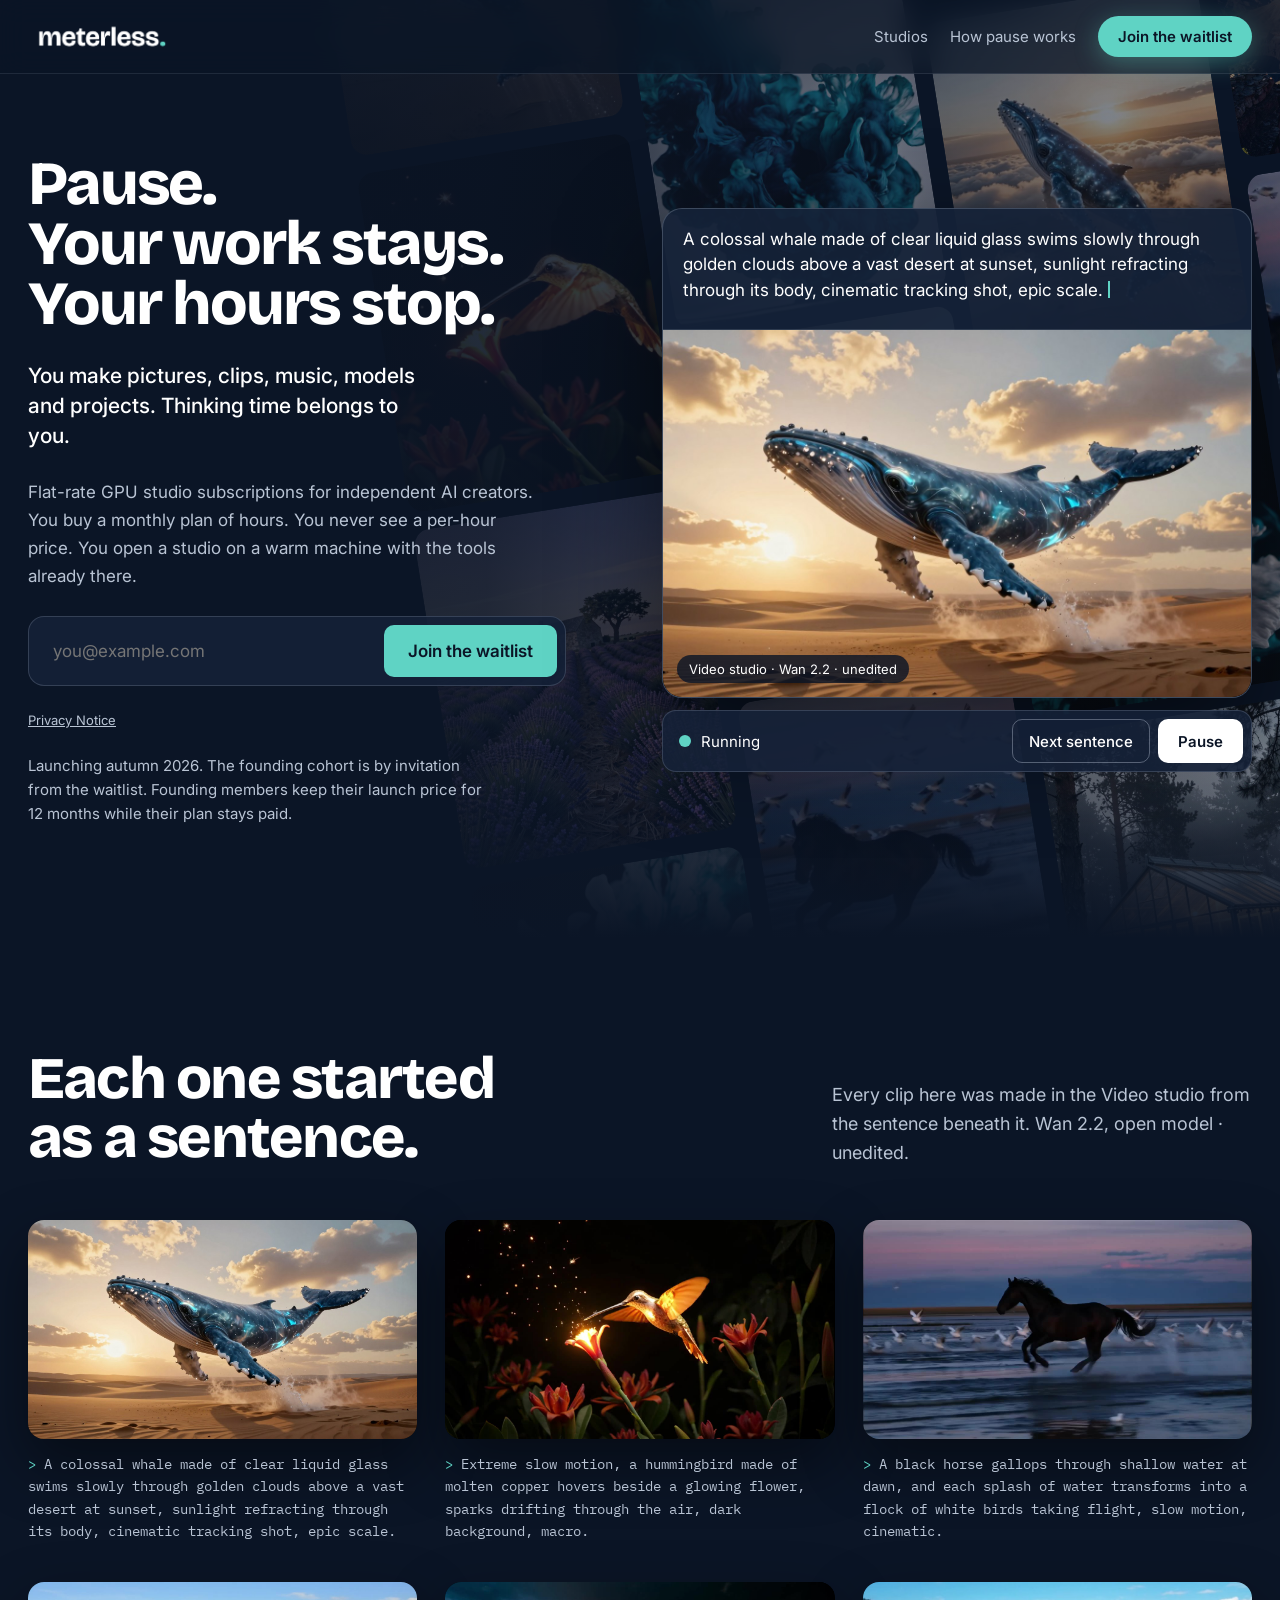
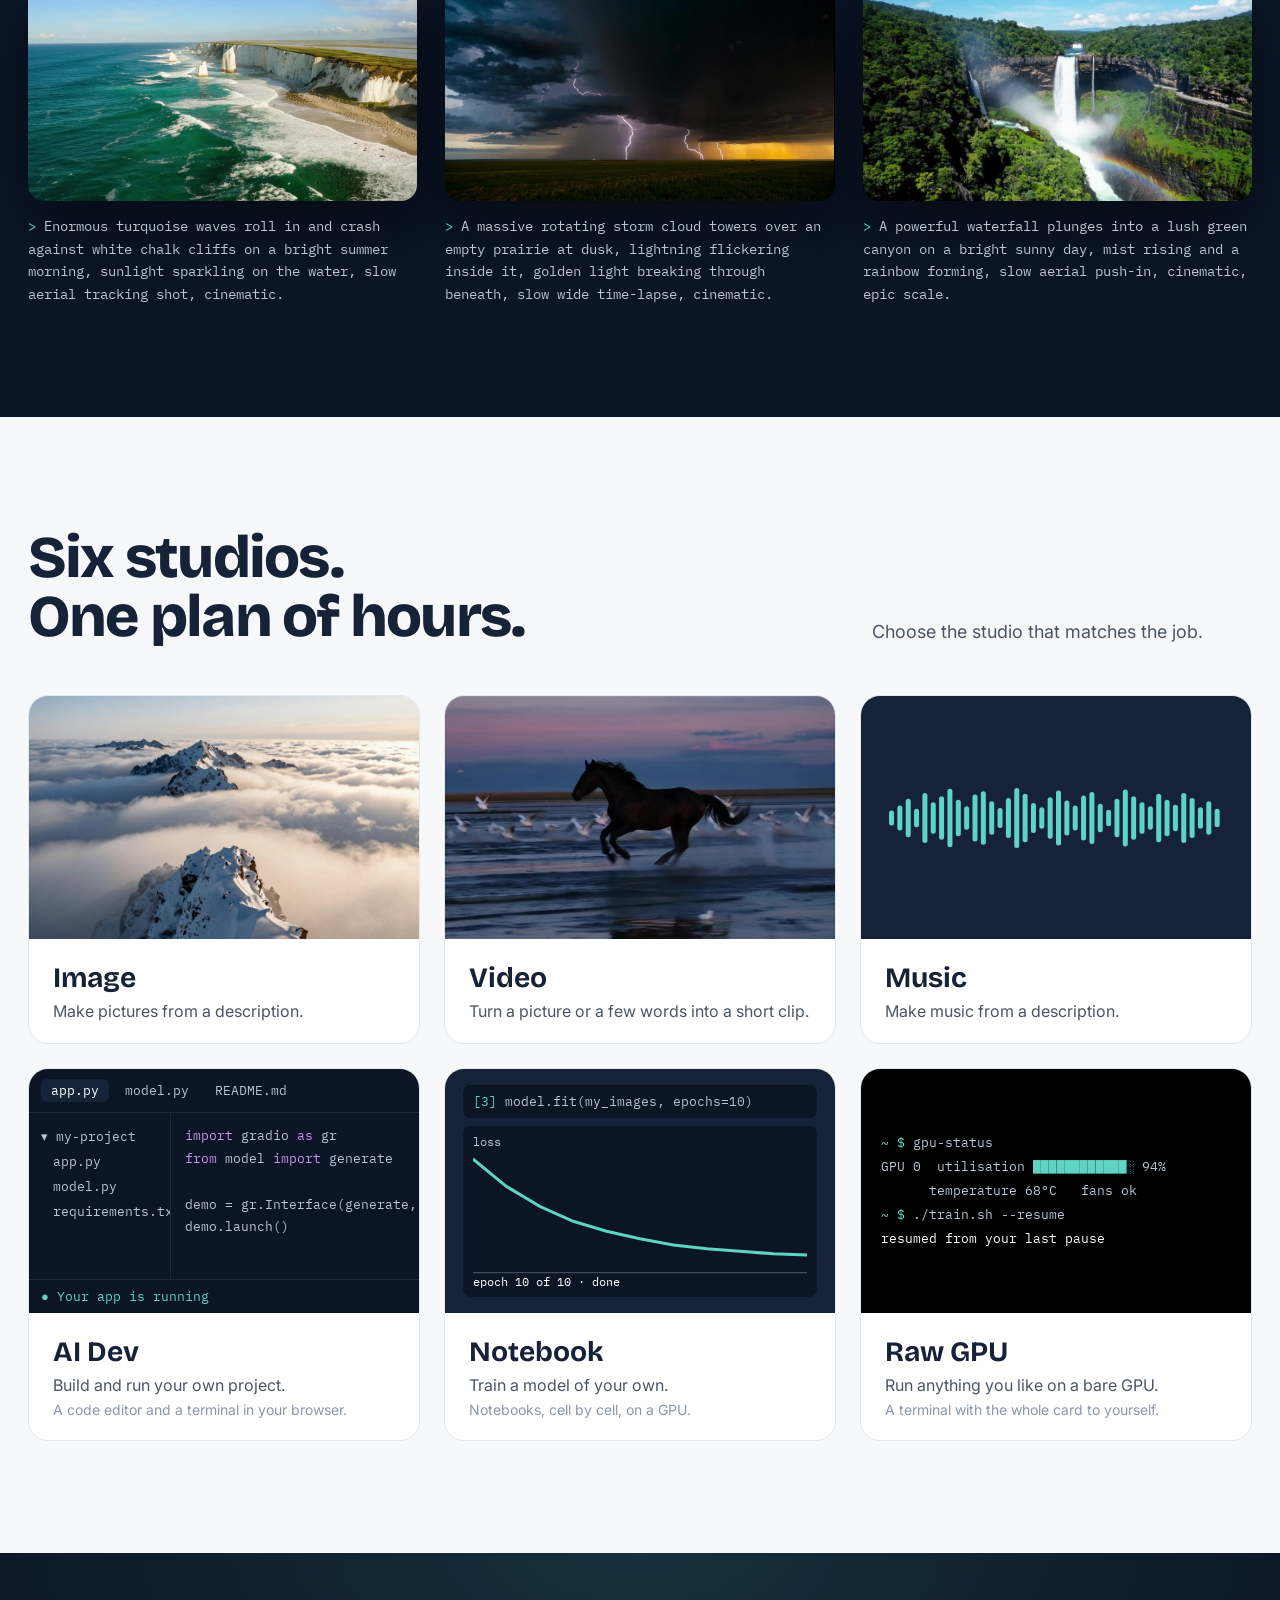
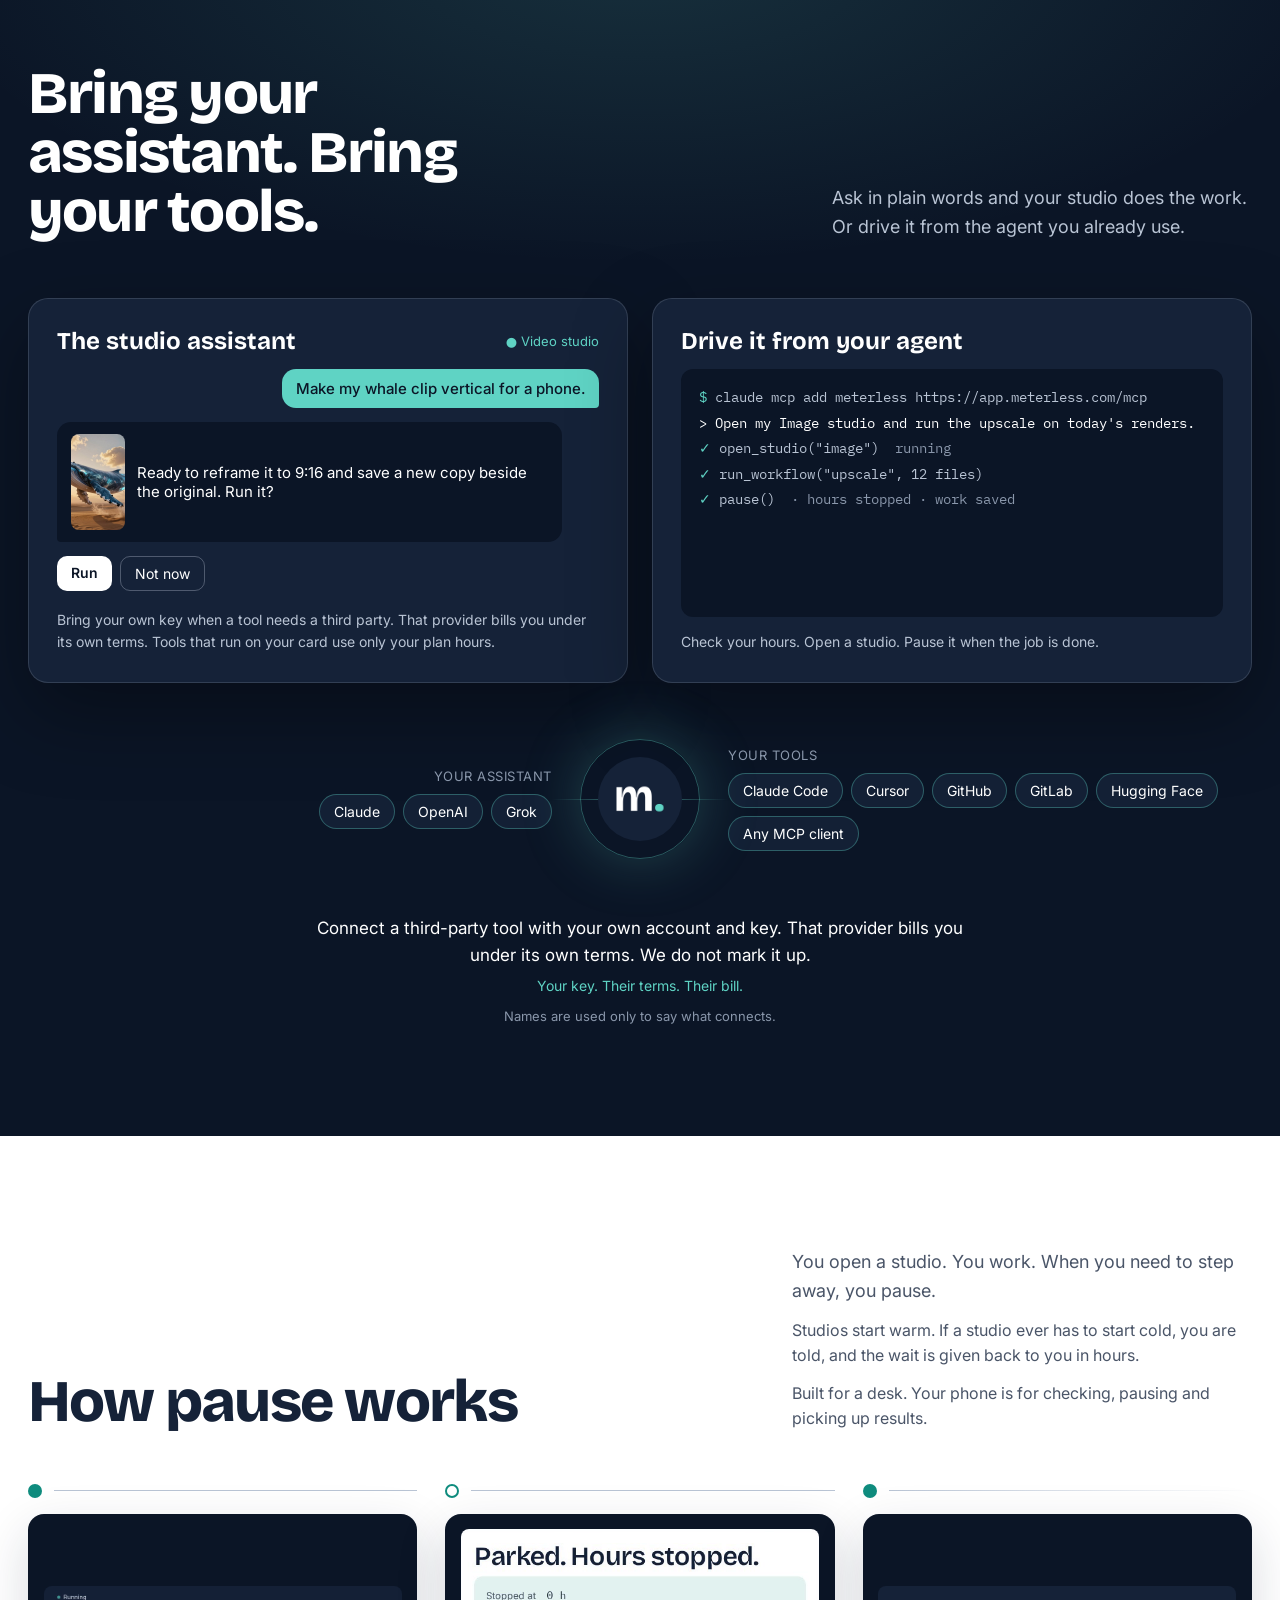
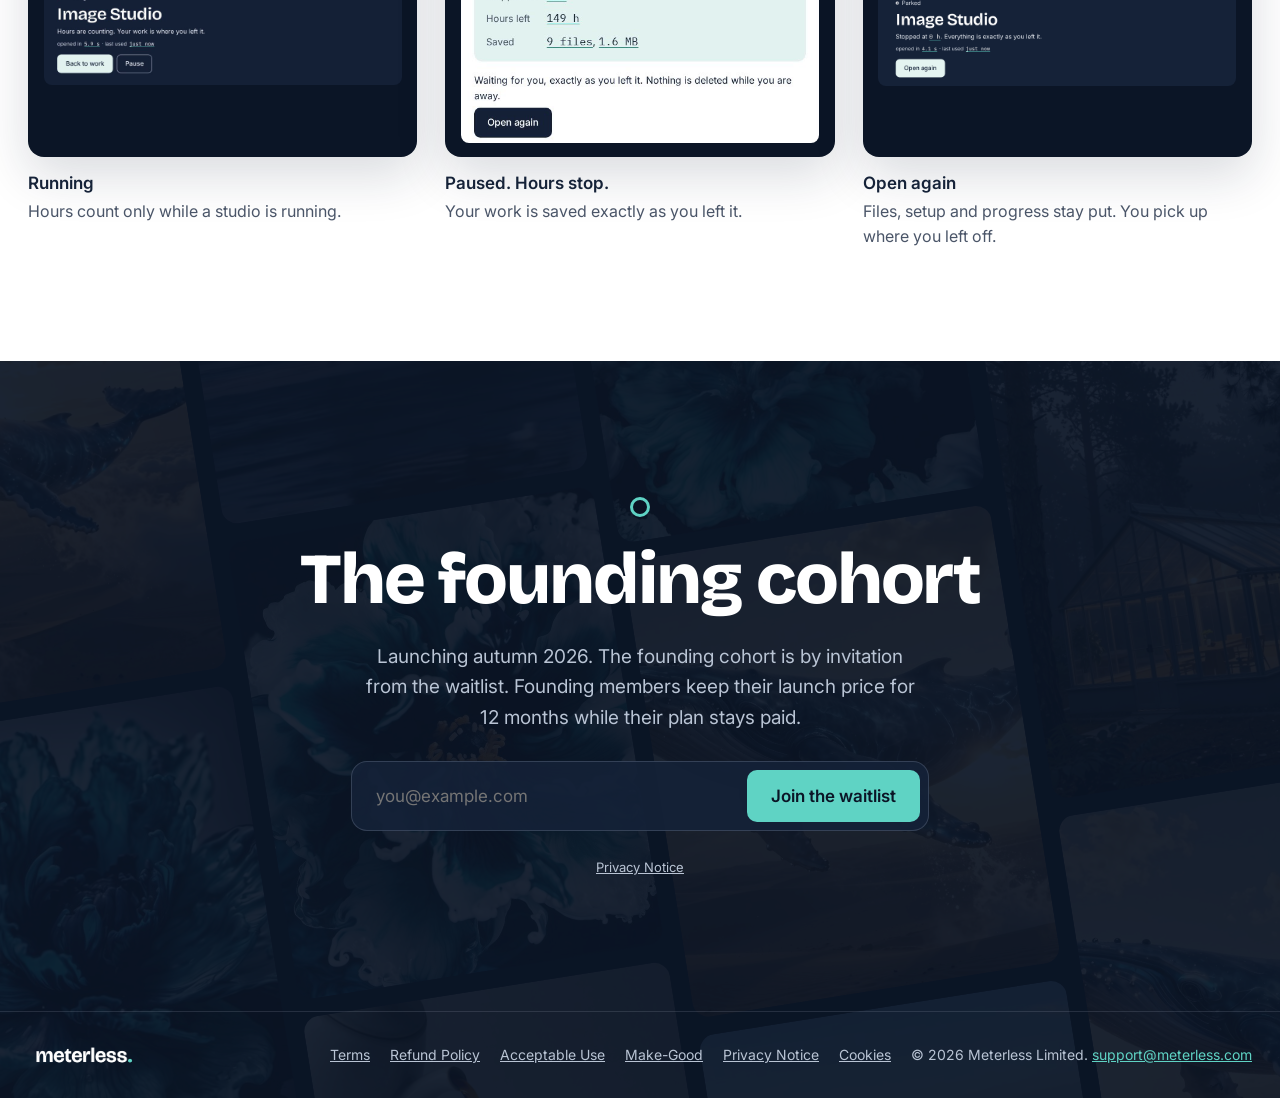
<file: index.html>
<!DOCTYPE html>
<html lang="en-GB">
<head>
<meta charset="utf-8">
<meta name="viewport" content="width=device-width, initial-scale=1">
<title>meterless · flat-rate GPU studios for creators</title>
<meta name="description" content="Flat-rate GPU studios for creative AI work. Your workspace, your hours, one price. Launching autumn 2026.">
<link rel="icon" type="image/png" href="assets/favicon.png">
<style>
@font-face{font-family:'Bricolage Grotesque';font-style:normal;font-weight:600;font-display:swap;src:url(assets/fonts/bricolage-grotesque-latin-600-normal.woff2) format('woff2')}
@font-face{font-family:'Bricolage Grotesque';font-style:normal;font-weight:700;font-display:swap;src:url(assets/fonts/bricolage-grotesque-latin-700-normal.woff2) format('woff2')}
@font-face{font-family:'Bricolage Grotesque';font-style:normal;font-weight:800;font-display:swap;src:url(assets/fonts/bricolage-grotesque-latin-800-normal.woff2) format('woff2')}
@font-face{font-family:'Inter';font-style:normal;font-weight:100 900;font-display:swap;src:url(assets/fonts/inter-latin-var.woff2) format('woff2')}
@font-face{font-family:'IBM Plex Mono';font-style:normal;font-weight:400;font-display:swap;src:url(assets/fonts/ibm-plex-mono-latin-400-normal.woff2) format('woff2')}
@font-face{font-family:'IBM Plex Mono';font-style:normal;font-weight:500;font-display:swap;src:url(assets/fonts/ibm-plex-mono-latin-500-normal.woff2) format('woff2')}
body{margin:0;background:#FFFFFF}
a{color:#0F8C7E}a:hover{color:#152238}
.sr{position:absolute;width:1px;height:1px;overflow:hidden;clip:rect(0 0 0 0);white-space:nowrap}
.wall{position:absolute;top:-30%;left:32%;right:-22%;bottom:-30%;display:grid;grid-template-columns:repeat(4,minmax(0,1fr));gap:18px;transform:rotate(-9deg)}
.col{display:flex;flex-direction:column;gap:18px;animation:up 76s linear infinite}
.col.c2{animation-duration:62s;margin-top:-140px}
.col.c3{animation-duration:88s;margin-top:-60px}
.col.c4{animation-duration:70s;margin-top:-220px}
.col img{width:100%;aspect-ratio:4/5;object-fit:cover;border-radius:16px;display:block}
@keyframes up{0%{transform:translateY(0)}100%{transform:translateY(-50%)}}
.w{display:inline-block;opacity:0;margin-right:.28em;animation:wordin .35s ease-out both}
@keyframes wordin{0%{opacity:0;transform:translateY(6px)}100%{opacity:1;transform:none}}
.resolve{animation:resolve 1.9s cubic-bezier(.2,.7,.2,1) both}
.noise{animation:noiseout 1.9s cubic-bezier(.2,.7,.2,1) both}
@keyframes resolve{0%{filter:blur(32px) saturate(.2) brightness(.5);transform:scale(1.06)}100%{filter:blur(0) saturate(1) brightness(1);transform:scale(1)}}
@keyframes noiseout{0%{opacity:.95}100%{opacity:0}}
.caret{display:inline-block;width:2px;height:1.05em;background:#5FD3C4;vertical-align:-0.15em;animation:blink 1s steps(1) infinite}
@keyframes blink{50%{opacity:0}}
.mono{font-family:'IBM Plex Mono',ui-monospace,monospace}
.btn:focus-visible,input:focus-visible,a:focus-visible{outline:3px solid #5FD3C4;outline-offset:3px}
@media (max-width: 760px){.navlink{display:none}.hub{grid-template-columns:1fr!important;justify-items:center}.hub>div{align-items:center!important}.hub>div>div{justify-content:center!important}.wall{left:-10%;right:-10%;grid-template-columns:repeat(3,minmax(0,1fr));opacity:.5}}
@media (prefers-reduced-motion: reduce){.col,.w,.resolve,.noise,.caret{animation:none}.w{opacity:1}.noise{opacity:0}}
html{scroll-behavior:smooth}
[hidden]{display:none!important}
body.paused .col,body.paused .w,body.paused .caret,body.paused .resolve,body.paused .noise{animation-play-state:paused}
@media (prefers-reduced-motion: reduce){html{scroll-behavior:auto}}
</style>
</head>
<body>
<div style="font-family: Inter, system-ui, sans-serif; color: #152238; background: #FFFFFF; width: 100%;">

<section style="position: relative; background: #0B1526; color: #FFFFFF; overflow: hidden;">
<div aria-hidden="true" style="position: absolute; inset: 0; overflow: hidden; pointer-events: none;">
<div class="wall">
<div class="col"><img src="assets/media/R1_z-image-turbo_4x5_s1077952940.jpg" alt=""><img src="assets/media/w_hb.jpg" alt=""><img src="assets/media/Li_z-image-turbo_4x5_s541717484.jpg" alt=""><img src="assets/media/GEN-W1-4x5-1.jpg" alt=""><img src="assets/media/R1_z-image-turbo_4x5_s1077952940.jpg" alt=""><img src="assets/media/w_hb.jpg" alt=""><img src="assets/media/Li_z-image-turbo_4x5_s541717484.jpg" alt=""><img src="assets/media/GEN-W1-4x5-1.jpg" alt=""></div>
<div class="col c2"><img src="assets/media/Lk_z-image-turbo_4x5_s661337207.jpg" alt=""><img src="assets/media/GEN-W1-4x5-2.jpg" alt=""><img src="assets/media/Lb_z-image-turbo_4x5_s325810089.jpg" alt=""><img src="assets/media/w_horse.jpg" alt=""><img src="assets/media/Lk_z-image-turbo_4x5_s661337207.jpg" alt=""><img src="assets/media/GEN-W1-4x5-2.jpg" alt=""><img src="assets/media/Lb_z-image-turbo_4x5_s325810089.jpg" alt=""><img src="assets/media/w_horse.jpg" alt=""></div>
<div class="col c3"><img src="assets/media/Lg_z-image-turbo_4x5_s1744879545.jpg" alt=""><img src="assets/media/R1_z-image-turbo_4x5_s409629338.jpg" alt=""><img src="assets/media/GEN-W1-4x5-3.jpg" alt=""><img src="assets/media/La_z-image-turbo_4x5_s2127781645.jpg" alt=""><img src="assets/media/Lg_z-image-turbo_4x5_s1744879545.jpg" alt=""><img src="assets/media/R1_z-image-turbo_4x5_s409629338.jpg" alt=""><img src="assets/media/GEN-W1-4x5-3.jpg" alt=""><img src="assets/media/La_z-image-turbo_4x5_s2127781645.jpg" alt=""></div>
<div class="col c4"><img src="assets/media/GEN-W1-4x5-4.jpg" alt=""><img src="assets/media/Lh_z-image-turbo_4x5_s1047728421.jpg" alt=""><img src="assets/media/w_horse2.jpg" alt=""><img src="assets/media/Lc_z-image-turbo_4x5_s1905898371.jpg" alt=""><img src="assets/media/GEN-W1-4x5-4.jpg" alt=""><img src="assets/media/Lh_z-image-turbo_4x5_s1047728421.jpg" alt=""><img src="assets/media/w_horse2.jpg" alt=""><img src="assets/media/Lc_z-image-turbo_4x5_s1905898371.jpg" alt=""></div>
</div>
<div style="position: absolute; inset: 0; background: linear-gradient(90deg, rgba(11,21,38,.97) 0%, rgba(11,21,38,.9) 38%, rgba(11,21,38,.6) 70%, rgba(11,21,38,.45) 100%);"></div>
<div style="position: absolute; left: 0; right: 0; bottom: 0; height: 180px; background: linear-gradient(180deg, rgba(11,21,38,0), #0B1526);"></div>
</div>

<div style="position: sticky; top: 0; z-index: 40; background: rgba(11,21,38,.72); backdrop-filter: blur(14px); -webkit-backdrop-filter: blur(14px); border-bottom: 1px solid rgba(185,196,212,.12);"><div style="max-width: 1240px; margin: 0 auto; padding: 16px 28px; display: flex; align-items: center; justify-content: space-between; gap: 24px;"><img src="assets/media/meterless_wordmark_white_1200.png" alt="meterless" style="width: 148px; height: auto; display: block;"><div style="display: flex; align-items: center; gap: 22px;"><a class="navlink" href="#studios" style="color: #B9C4D4; font-size: 15px; text-decoration: none;">Studios</a><a class="navlink" href="#pause" style="color: #B9C4D4; font-size: 15px; text-decoration: none;">How pause works</a><a class="btn" href="#join" style="color: #0B1526; font-size: 15px; font-weight: 600; text-decoration: none; padding: 11px 20px; border-radius: 999px; background: #5FD3C4; box-shadow: 0 6px 24px rgba(95,211,196,.35); white-space: nowrap;">Join the waitlist</a></div></div></div>

<div style="position: relative; max-width: 1240px; margin: 0 auto; padding: 80px 28px 112px; display: flex; flex-wrap: wrap; gap: 56px 64px; align-items: center;">
<div style="flex: 1 1 460px; min-width: 0; display: flex; flex-direction: column; gap: 26px;">
<h1 style="margin: 0; font-family: 'Bricolage Grotesque', 'Arial Narrow', sans-serif; font-weight: 800; font-size: clamp(42px, 4.8vw, 70px); line-height: 0.98; letter-spacing: -0.035em;">Pause.<br>Your work stays.<br>Your hours stop.</h1>
<p style="margin: 0; font-size: 21px; line-height: 1.45; font-weight: 500; max-width: 32ch;">You make pictures, clips, music, models and projects. Thinking time belongs to you.</p>
<p style="margin: 0; font-size: 17px; line-height: 1.65; color: #B9C4D4; max-width: 46ch;">Flat-rate GPU studio subscriptions for independent AI creators. You buy a monthly plan of hours. You never see a per-hour price. You open a studio on a warm machine with the tools already there.</p>
<form method="post" action="https://app.meterless.com/waitlist" style="display: flex; flex-wrap: wrap; gap: 10px; max-width: 520px; padding: 8px; border-radius: 16px; background: rgba(21,34,56,.88); border: 1px solid rgba(185,196,212,.2);">
<label for="e1" class="sr">Email address</label>
<input name="email" required autocomplete="email" inputmode="email" id="e1" type="email" placeholder="you@example.com" style="flex: 1 1 220px; min-width: 0; height: 52px; box-sizing: border-box; padding: 0 16px; border: 0; border-radius: 10px; background: transparent; color: #FFFFFF; font: 400 17px Inter, sans-serif;">
<button class="btn" type="submit" style="height: 52px; padding: 0 24px; border: 0; border-radius: 10px; background: #5FD3C4; color: #0B1526; font: 600 17px Inter, sans-serif; cursor: pointer;">Join the waitlist</button>
</form>
<a href="/privacy" style="font-size: 13px; color: #B9C4D4; text-decoration: underline;">Privacy Notice</a>
<p style="margin: 0; font-size: 15px; line-height: 1.6; color: #B9C4D4; max-width: 52ch;">Launching autumn 2026. The founding cohort is by invitation from the waitlist. Founding members keep their launch price for 12 months while their plan stays paid.</p>
</div>

<div style="flex: 1 1 480px; min-width: 0; display: flex; flex-direction: column; gap: 12px;">
<div style="border-radius: 20px; overflow: hidden; background: rgba(21,34,56,.92); border: 1px solid rgba(185,196,212,.25); box-shadow: 0 40px 100px rgba(0,0,0,.55);">
<div id="reel" aria-live="polite"></div>
</div>
<div style="display: flex; flex-wrap: wrap; align-items: center; justify-content: space-between; gap: 10px 14px; padding: 8px 8px 8px 16px; border-radius: 14px; background: rgba(21,34,56,.88); border: 1px solid rgba(185,196,212,.2);">
<span id="st-run" style="display: flex; align-items: center; gap: 10px; font-size: 15px;"><span style="width: 12px; height: 12px; border-radius: 50%; background: #5FD3C4; display: block;"></span>Running</span>
<span id="st-pause" hidden style="display: flex; align-items: center; gap: 10px; font-size: 15px;"><span style="width: 12px; height: 12px; box-sizing: border-box; border: 2.5px solid #5FD3C4; border-radius: 50%; display: block;"></span>Paused. Hours stop.</span>
<div style="display: flex; gap: 8px;">
<button class="btn" type="button" id="btn-next" style="height: 44px; padding: 0 16px; border-radius: 10px; border: 1px solid rgba(185,196,212,.4); background: transparent; color: #FFFFFF; font: 500 15px Inter, sans-serif; cursor: pointer;">Next sentence</button>
<button class="btn" type="button" id="btn-toggle" aria-pressed="false" style="height: 44px; padding: 0 20px; border-radius: 10px; border: 0; background: #FFFFFF; color: #0B1526; font: 600 15px Inter, sans-serif; cursor: pointer;">Pause</button>
</div>
</div>
</div>
</div>
</section>


<section style="background: #0B1526; color: #FFFFFF;">
<div style="max-width: 1240px; margin: 0 auto; padding: 112px 28px; display: flex; flex-direction: column; gap: 52px;">
<div style="display: flex; flex-wrap: wrap; gap: 24px 96px; align-items: flex-end; justify-content: space-between;">
<h2 style="margin: 0; font-family: 'Bricolage Grotesque', 'Arial Narrow', sans-serif; font-weight: 800; font-size: clamp(38px, 4.6vw, 68px); line-height: 1.0; letter-spacing: -0.03em; max-width: 13ch;">Each one started as a sentence.</h2>
<p style="margin: 0; flex: 0 1 420px; font-size: 18px; line-height: 1.6; color: #B9C4D4;">Every clip here was made in the Video studio from the sentence beneath it. Wan 2.2, open model · unedited.</p>
</div>
<div style="display: grid; grid-template-columns: repeat(auto-fit, minmax(min(340px, 100%), 1fr)); gap: 40px 28px;">
<figure style="margin: 0; display: flex; flex-direction: column; gap: 14px;"><div style="border-radius: 16px; overflow: hidden; background: #000000; box-shadow: 0 24px 60px rgba(0,0,0,.45);"><video src="assets/media/R1_wan22-t2v-a14b_s1698356521.mp4" poster="assets/media/R1_z-image-turbo_16x9_s206941868.jpg" autoplay muted loop playsinline preload="metadata" aria-label="A whale made of clear glass swimming through golden clouds above a desert at sunset, made on the meterless Video studio" style="width: 100%; aspect-ratio: 16 / 9; object-fit: cover; display: block;"></video></div><figcaption class="mono" style="font-size: 14px; line-height: 1.6; color: #B9C4D4;"><span style="color: #5FD3C4;">&gt;</span> A colossal whale made of clear liquid glass swims slowly through golden clouds above a vast desert at sunset, sunlight refracting through its body, cinematic tracking shot, epic scale.</figcaption></figure>
<figure style="margin: 0; display: flex; flex-direction: column; gap: 14px;"><div style="border-radius: 16px; overflow: hidden; background: #000000; box-shadow: 0 24px 60px rgba(0,0,0,.45);"><video src="assets/media/r4_web.mp4" poster="assets/media/r4_poster.jpg" autoplay muted loop playsinline preload="metadata" aria-label="A copper hummingbird hovering beside a glowing flower with sparks drifting, made on the meterless Video studio" style="width: 100%; aspect-ratio: 16 / 9; object-fit: cover; display: block;"></video></div><figcaption class="mono" style="font-size: 14px; line-height: 1.6; color: #B9C4D4;"><span style="color: #5FD3C4;">&gt;</span> Extreme slow motion, a hummingbird made of molten copper hovers beside a glowing flower, sparks drifting through the air, dark background, macro.</figcaption></figure>
<figure style="margin: 0; display: flex; flex-direction: column; gap: 14px;"><div style="border-radius: 16px; overflow: hidden; background: #000000; box-shadow: 0 24px 60px rgba(0,0,0,.45);"><video src="assets/media/r5_web.mp4" poster="assets/media/r5_poster.jpg" autoplay muted loop playsinline preload="metadata" aria-label="A black horse galloping through shallow water at dawn as white birds rise, made on the meterless Video studio" style="width: 100%; aspect-ratio: 16 / 9; object-fit: cover; display: block;"></video></div><figcaption class="mono" style="font-size: 14px; line-height: 1.6; color: #B9C4D4;"><span style="color: #5FD3C4;">&gt;</span> A black horse gallops through shallow water at dawn, and each splash of water transforms into a flock of white birds taking flight, slow motion, cinematic.</figcaption></figure>
<figure style="margin: 0; display: flex; flex-direction: column; gap: 14px;"><div style="border-radius: 16px; overflow: hidden; background: #000000; box-shadow: 0 24px 60px rgba(0,0,0,.45);"><video src="assets/media/p6c_web.mp4" poster="assets/media/p6c_poster.jpg" autoplay muted loop playsinline preload="metadata" aria-label="Turquoise waves crashing against white chalk cliffs on a bright summer morning, made on the meterless Video studio" style="width: 100%; aspect-ratio: 16 / 9; object-fit: cover; display: block;"></video></div><figcaption class="mono" style="font-size: 14px; line-height: 1.6; color: #B9C4D4;"><span style="color: #5FD3C4;">&gt;</span> Enormous turquoise waves roll in and crash against white chalk cliffs on a bright summer morning, sunlight sparkling on the water, slow aerial tracking shot, cinematic.</figcaption></figure>
<figure style="margin: 0; display: flex; flex-direction: column; gap: 14px;"><div style="border-radius: 16px; overflow: hidden; background: #000000; box-shadow: 0 24px 60px rgba(0,0,0,.45);"><video src="assets/media/p5b_web.mp4" poster="assets/media/p5b_poster.jpg" autoplay muted loop playsinline preload="metadata" aria-label="A towering storm cloud over an empty prairie at dusk with lightning and gold light beneath, made on the meterless Video studio" style="width: 100%; aspect-ratio: 16 / 9; object-fit: cover; display: block;"></video></div><figcaption class="mono" style="font-size: 14px; line-height: 1.6; color: #B9C4D4;"><span style="color: #5FD3C4;">&gt;</span> A massive rotating storm cloud towers over an empty prairie at dusk, lightning flickering inside it, golden light breaking through beneath, slow wide time-lapse, cinematic.</figcaption></figure>
<figure style="margin: 0; display: flex; flex-direction: column; gap: 14px;"><div style="border-radius: 16px; overflow: hidden; background: #000000; box-shadow: 0 24px 60px rgba(0,0,0,.45);"><video src="assets/media/p6a_web.mp4" poster="assets/media/p6a_poster.jpg" autoplay muted loop playsinline preload="metadata" aria-label="A waterfall plunging into a green canyon on a sunny day with mist and a rainbow, made on the meterless Video studio" style="width: 100%; aspect-ratio: 16 / 9; object-fit: cover; display: block;"></video></div><figcaption class="mono" style="font-size: 14px; line-height: 1.6; color: #B9C4D4;"><span style="color: #5FD3C4;">&gt;</span> A powerful waterfall plunges into a lush green canyon on a bright sunny day, mist rising and a rainbow forming, slow aerial push-in, cinematic, epic scale.</figcaption></figure>
</div>
</div>
</section>

<section id="studios" style="background: #F7F8FA;">
<div style="max-width: 1240px; margin: 0 auto; padding: 112px 28px; display: flex; flex-direction: column; gap: 48px;">
<div style="display: flex; flex-wrap: wrap; gap: 24px 96px; align-items: flex-end; justify-content: space-between;">
<h2 style="margin: 0; font-family: 'Bricolage Grotesque', 'Arial Narrow', sans-serif; font-weight: 800; font-size: clamp(38px, 4.6vw, 68px); line-height: 1.0; letter-spacing: -0.03em;">Six studios.<br>One plan of hours.</h2>
<p style="margin: 0; flex: 0 1 380px; font-size: 18px; line-height: 1.6; color: #4A5568;">Choose the studio that matches the job.</p>
</div>
<div style="display: grid; grid-template-columns: repeat(auto-fit, minmax(min(320px, 100%), 1fr)); gap: 24px;">
<article style="border-radius: 20px; overflow: hidden; background: #FFFFFF; border: 1px solid #E3E7EE; display: flex; flex-direction: column;">
<img src="assets/media/Le_z-image-turbo_4x5_s1226351422.jpg" alt="Snow-covered peaks rising above a sea of clouds at sunrise, made on the meterless Image studio" style="width: 100%; aspect-ratio: 16 / 10; object-fit: cover; display: block;">
<div style="padding: 22px 24px; display: flex; flex-direction: column; gap: 6px;"><h3 style="margin: 0; font-family: 'Bricolage Grotesque', sans-serif; font-weight: 700; font-size: 28px;">Image</h3><p style="margin: 0; font-size: 16px; color: #4A5568;">Make pictures from a description.</p></div>
</article>
<article style="border-radius: 20px; overflow: hidden; background: #FFFFFF; border: 1px solid #E3E7EE; display: flex; flex-direction: column;">
<video src="assets/media/r5_web.mp4" poster="assets/media/r5_poster.jpg" autoplay muted loop playsinline preload="metadata" aria-label="A black horse galloping through shallow water at dawn as white birds rise, made on the meterless Video studio" style="width: 100%; aspect-ratio: 16 / 10; object-fit: cover; display: block;"></video>
<div style="padding: 22px 24px; display: flex; flex-direction: column; gap: 6px;"><h3 style="margin: 0; font-family: 'Bricolage Grotesque', sans-serif; font-weight: 700; font-size: 28px;">Video</h3><p style="margin: 0; font-size: 16px; color: #4A5568;">Turn a picture or a few words into a short clip.</p></div>
</article>
<article style="border-radius: 20px; overflow: hidden; background: #FFFFFF; border: 1px solid #E3E7EE; display: flex; flex-direction: column;">
<div style="aspect-ratio: 16 / 10; background: #152238; display: flex; flex-direction: column; justify-content: center; gap: 18px; padding: 28px; box-sizing: border-box;">
<svg viewBox="0 0 400 80" width="100%" height="80" fill="#5FD3C4" aria-hidden="true"><rect x="0" y="31" width="6" height="18" rx="3"></rect><rect x="10" y="25" width="6" height="30" rx="3"></rect><rect x="20" y="17" width="6" height="46" rx="3"></rect><rect x="30" y="29" width="6" height="22" rx="3"></rect><rect x="40" y="10" width="6" height="60" rx="3"></rect><rect x="50" y="21" width="6" height="38" rx="3"></rect><rect x="60" y="14" width="6" height="52" rx="3"></rect><rect x="70" y="5" width="6" height="70" rx="3"></rect><rect x="80" y="18" width="6" height="44" rx="3"></rect><rect x="90" y="26" width="6" height="28" rx="3"></rect><rect x="100" y="12" width="6" height="56" rx="3"></rect><rect x="110" y="8" width="6" height="64" rx="3"></rect><rect x="120" y="20" width="6" height="40" rx="3"></rect><rect x="130" y="28" width="6" height="24" rx="3"></rect><rect x="140" y="16" width="6" height="48" rx="3"></rect><rect x="150" y="4" width="6" height="72" rx="3"></rect><rect x="160" y="11" width="6" height="58" rx="3"></rect><rect x="170" y="22" width="6" height="36" rx="3"></rect><rect x="180" y="27" width="6" height="26" rx="3"></rect><rect x="190" y="15" width="6" height="50" rx="3"></rect><rect x="200" y="7" width="6" height="66" rx="3"></rect><rect x="210" y="19" width="6" height="42" rx="3"></rect><rect x="220" y="25" width="6" height="30" rx="3"></rect><rect x="230" y="13" width="6" height="54" rx="3"></rect><rect x="240" y="9" width="6" height="62" rx="3"></rect><rect x="250" y="23" width="6" height="34" rx="3"></rect><rect x="260" y="30" width="6" height="20" rx="3"></rect><rect x="270" y="17" width="6" height="46" rx="3"></rect><rect x="280" y="6" width="6" height="68" rx="3"></rect><rect x="290" y="14" width="6" height="52" rx="3"></rect><rect x="300" y="21" width="6" height="38" rx="3"></rect><rect x="310" y="26" width="6" height="28" rx="3"></rect><rect x="320" y="11" width="6" height="58" rx="3"></rect><rect x="330" y="18" width="6" height="44" rx="3"></rect><rect x="340" y="24" width="6" height="32" rx="3"></rect><rect x="350" y="10" width="6" height="60" rx="3"></rect><rect x="360" y="16" width="6" height="48" rx="3"></rect><rect x="370" y="27" width="6" height="26" rx="3"></rect><rect x="380" y="20" width="6" height="40" rx="3"></rect><rect x="390" y="29" width="6" height="22" rx="3"></rect></svg>

</div>
<div style="padding: 22px 24px; display: flex; flex-direction: column; gap: 6px;"><h3 style="margin: 0; font-family: 'Bricolage Grotesque', sans-serif; font-weight: 700; font-size: 28px;">Music</h3><p style="margin: 0; font-size: 16px; color: #4A5568;">Make music from a description.</p></div>
</article>
<article style="border-radius: 20px; overflow: hidden; background: #FFFFFF; border: 1px solid #E3E7EE; display: flex; flex-direction: column;">
<div class="mono" style="aspect-ratio: 16 / 10; background: #0B1526; display: flex; flex-direction: column; font-size: 13px; color: #B9C4D4; box-sizing: border-box;"><div style="display: flex; gap: 6px; padding: 10px 12px; border-bottom: 1px solid rgba(185,196,212,.12);"><span style="padding: 3px 10px; border-radius: 6px; background: #152238; color: #FFFFFF;">app.py</span><span style="padding: 3px 10px;">model.py</span><span style="padding: 3px 10px;">README.md</span></div><div style="flex: 1; display: flex; min-height: 0;"><div style="width: 30%; padding: 12px; border-right: 1px solid rgba(185,196,212,.12); line-height: 1.9; white-space: nowrap; overflow: hidden; text-overflow: ellipsis;"><div>▾ my-project</div><div style="padding-left: 12px;">app.py</div><div style="padding-left: 12px;">model.py</div><div style="padding-left: 12px;">requirements.txt</div></div><div style="flex: 1; padding: 12px 14px; line-height: 1.75; white-space: nowrap; overflow: hidden;"><div><span style="color: #C792EA;">import</span> gradio <span style="color: #C792EA;">as</span> gr</div><div><span style="color: #C792EA;">from</span> model <span style="color: #C792EA;">import</span> generate</div><div>&nbsp;</div><div>demo = gr.Interface(generate, <span style="color: #F2C46D;">"text"</span>, <span style="color: #F2C46D;">"image"</span>)</div><div>demo.launch()</div></div></div><div style="padding: 8px 12px; border-top: 1px solid rgba(185,196,212,.12); color: #5FD3C4;">● Your app is running</div></div>
<div style="padding: 22px 24px; display: flex; flex-direction: column; gap: 6px;"><h3 style="margin: 0; font-family: 'Bricolage Grotesque', sans-serif; font-weight: 700; font-size: 28px;">AI Dev</h3><p style="margin: 0; font-size: 16px; color: #4A5568;">Build and run your own project.</p><p style="margin: 0; font-size: 14px; color: #8A97AB;">A code editor and a terminal in your browser.</p></div>
</article>
<article style="border-radius: 20px; overflow: hidden; background: #FFFFFF; border: 1px solid #E3E7EE; display: flex; flex-direction: column;">
<div style="aspect-ratio: 16 / 10; background: #152238; display: flex; flex-direction: column; gap: 8px; padding: 16px 18px; box-sizing: border-box; font-family: 'IBM Plex Mono', monospace; font-size: 13px; color: #B9C4D4;"><div style="padding: 8px 10px; border-radius: 8px; background: #0B1526;"><span style="color: #5FD3C4;">[3]</span> model.fit(my_images, epochs=10)</div><div style="flex: 1; min-height: 0; padding: 8px 10px; border-radius: 8px; background: #0B1526; display: flex; flex-direction: column;"><span style="font-size: 12px;">loss</span><svg viewBox="0 0 300 100" preserveAspectRatio="none" style="flex: 1; width: 100%;" aria-hidden="true"><polyline fill="none" stroke="#5FD3C4" stroke-width="2.5" points="0,8 30,30 60,46 90,58 120,66 150,72 180,77 210,80 240,82 270,84 300,85"></polyline><line x1="0" y1="99" x2="300" y2="99" stroke="rgba(185,196,212,.3)"></line></svg><span style="font-size: 12px; color: #FFFFFF;">epoch 10 of 10 · done</span></div></div>
<div style="padding: 22px 24px; display: flex; flex-direction: column; gap: 6px;"><h3 style="margin: 0; font-family: 'Bricolage Grotesque', sans-serif; font-weight: 700; font-size: 28px;">Notebook</h3><p style="margin: 0; font-size: 16px; color: #4A5568;">Train a model of your own.</p><p style="margin: 0; font-size: 14px; color: #8A97AB;">Notebooks, cell by cell, on a GPU.</p></div>
</article>
<article style="border-radius: 20px; overflow: hidden; background: #FFFFFF; border: 1px solid #E3E7EE; display: flex; flex-direction: column;">
<div class="mono" style="aspect-ratio: 16 / 10; background: #000000; color: #B9C4D4; padding: 18px 20px; box-sizing: border-box; font-size: 13px; line-height: 1.85; display: flex; flex-direction: column; justify-content: center;"><span><span style="color: #5FD3C4;">~ $</span> gpu-status</span><span>GPU 0 &nbsp;utilisation <span style="color: #5FD3C4;">████████████░</span> 94%</span><span>&nbsp; &nbsp; &nbsp; temperature 68°C &nbsp; fans ok</span><span><span style="color: #5FD3C4;">~ $</span> ./train.sh --resume</span><span style="color: #FFFFFF;">resumed from your last pause</span></div>
<div style="padding: 22px 24px; display: flex; flex-direction: column; gap: 6px;"><h3 style="margin: 0; font-family: 'Bricolage Grotesque', sans-serif; font-weight: 700; font-size: 28px;">Raw GPU</h3><p style="margin: 0; font-size: 16px; color: #4A5568;">Run anything you like on a bare GPU.</p><p style="margin: 0; font-size: 14px; color: #8A97AB;">A terminal with the whole card to yourself.</p></div>
</article>
</div>
</div>
</section>

<section style="position: relative; background: radial-gradient(1200px 520px at 50% 0%, rgba(95,211,196,.14), rgba(11,21,38,0) 60%), #0B1526; color: #FFFFFF; overflow: hidden;">
<div style="max-width: 1240px; margin: 0 auto; padding: 112px 28px; display: flex; flex-direction: column; gap: 56px;">
<div style="display: flex; flex-wrap: wrap; gap: 24px 96px; align-items: flex-end; justify-content: space-between;"><h2 style="margin: 0; font-family: 'Bricolage Grotesque', 'Arial Narrow', sans-serif; font-weight: 800; font-size: clamp(38px, 4.6vw, 68px); line-height: 1.0; letter-spacing: -0.03em; max-width: 14ch;">Bring your assistant. Bring your tools.</h2><p style="margin: 0; flex: 0 1 420px; font-size: 18px; line-height: 1.6; color: #B9C4D4;">Ask in plain words and your studio does the work. Or drive it from the agent you already use.</p></div>
<div style="display: grid; grid-template-columns: repeat(auto-fit, minmax(min(420px, 100%), 1fr)); gap: 24px;"><article style="border-radius: 20px; background: #152238; border: 1px solid rgba(185,196,212,.18); padding: 28px; display: flex; flex-direction: column; gap: 14px; box-shadow: 0 30px 80px rgba(0,0,0,.35);"><div style="display: flex; align-items: center; justify-content: space-between;"><h3 style="margin: 0; font-family: 'Bricolage Grotesque', sans-serif; font-weight: 700; font-size: 24px;">The studio assistant</h3><span style="font-size: 13px; color: #5FD3C4;">● Video studio</span></div><span style="align-self: flex-end; max-width: 80%; padding: 10px 14px; border-radius: 14px 14px 4px 14px; background: #5FD3C4; color: #0B1526; font-size: 15px; font-weight: 500;">Make my whale clip vertical for a phone.</span><div style="align-self: flex-start; max-width: 88%; padding: 12px 14px; border-radius: 14px 14px 14px 4px; background: #0B1526; font-size: 15px; color: #FFFFFF; display: flex; gap: 12px; align-items: center;"><img src="assets/media/R1_z-image-turbo_16x9_s206941868.jpg" alt="" style="width: 54px; height: 96px; object-fit: cover; border-radius: 8px; display: block; flex: 0 0 auto;"><span>Ready to reframe it to 9:16 and save a new copy beside the original. Run it?</span></div><div style="display: flex; gap: 8px; align-self: flex-start;"><span style="padding: 8px 14px; border-radius: 10px; background: #FFFFFF; color: #0B1526; font-size: 14px; font-weight: 600;">Run</span><span style="padding: 8px 14px; border-radius: 10px; border: 1px solid rgba(185,196,212,.35); font-size: 14px;">Not now</span></div><p style="margin: 4px 0 0; font-size: 14px; line-height: 1.6; color: #B9C4D4;">Bring your own key when a tool needs a third party. That provider bills you under its own terms. Tools that run on your card use only your plan hours.</p></article><article style="border-radius: 20px; background: #152238; border: 1px solid rgba(185,196,212,.18); padding: 28px; display: flex; flex-direction: column; gap: 14px; box-shadow: 0 30px 80px rgba(0,0,0,.35);"><h3 style="margin: 0; font-family: 'Bricolage Grotesque', sans-serif; font-weight: 700; font-size: 24px;">Drive it from your agent</h3><div class="mono" style="flex: 1; padding: 16px 18px; border-radius: 12px; background: #0B1526; font-size: 13.5px; line-height: 1.9; color: #B9C4D4; overflow: hidden;"><div><span style="color: #5FD3C4;">$</span> claude mcp add meterless https://app.meterless.com/mcp</div><div style="color: #FFFFFF;">&gt; Open my Image studio and run the upscale on today&#39;s renders.</div><div><span style="color: #5FD3C4;">✓</span> open_studio("image") &nbsp;<span style="color: #8A97AB;">running</span></div><div><span style="color: #5FD3C4;">✓</span> run_workflow("upscale", 12 files)</div><div><span style="color: #5FD3C4;">✓</span> pause() &nbsp;<span style="color: #8A97AB;">· hours stopped · work saved</span></div></div><p style="margin: 0; font-size: 14px; line-height: 1.6; color: #B9C4D4;">Check your hours. Open a studio. Pause it when the job is done.</p></article></div>
<div class="hub" style="display: grid; grid-template-columns: 1fr auto 1fr; gap: 28px; align-items: center;"><div style="display: flex; flex-direction: column; align-items: flex-end; gap: 10px;"><span style="font-size: 13px; color: #8A97AB; letter-spacing: .04em;">YOUR ASSISTANT</span><div style="display: flex; flex-wrap: wrap; justify-content: flex-end; gap: 8px;"><span style="padding: 8px 14px; border-radius: 999px; background: rgba(21,34,56,.9); border: 1px solid rgba(95,211,196,.35); font-size: 14px; color: #FFFFFF; white-space: nowrap;">Claude</span><span style="padding: 8px 14px; border-radius: 999px; background: rgba(21,34,56,.9); border: 1px solid rgba(95,211,196,.35); font-size: 14px; color: #FFFFFF; white-space: nowrap;">OpenAI</span><span style="padding: 8px 14px; border-radius: 999px; background: rgba(21,34,56,.9); border: 1px solid rgba(95,211,196,.35); font-size: 14px; color: #FFFFFF; white-space: nowrap;">Grok</span></div></div><div style="position: relative; width: 120px; height: 120px; display: flex; align-items: center; justify-content: center;"><div style="position: absolute; inset: 0; border-radius: 50%; border: 1px solid rgba(95,211,196,.35); box-shadow: 0 0 60px rgba(95,211,196,.25);"></div><div style="position: absolute; left: -28px; right: -28px; top: 50%; height: 1px; background: linear-gradient(90deg, rgba(95,211,196,0), rgba(95,211,196,.6), rgba(95,211,196,0));"></div><img src="assets/media/meterless_avatar_x_800.png" alt="meterless" style="position: relative; width: 84px; height: 84px; border-radius: 50%; display: block;"></div><div style="display: flex; flex-direction: column; align-items: flex-start; gap: 10px;"><span style="font-size: 13px; color: #8A97AB; letter-spacing: .04em;">YOUR TOOLS</span><div style="display: flex; flex-wrap: wrap; gap: 8px;"><span style="padding: 8px 14px; border-radius: 999px; background: rgba(21,34,56,.9); border: 1px solid rgba(95,211,196,.35); font-size: 14px; color: #FFFFFF; white-space: nowrap;">Claude Code</span><span style="padding: 8px 14px; border-radius: 999px; background: rgba(21,34,56,.9); border: 1px solid rgba(95,211,196,.35); font-size: 14px; color: #FFFFFF; white-space: nowrap;">Cursor</span><span style="padding: 8px 14px; border-radius: 999px; background: rgba(21,34,56,.9); border: 1px solid rgba(95,211,196,.35); font-size: 14px; color: #FFFFFF; white-space: nowrap;">GitHub</span><span style="padding: 8px 14px; border-radius: 999px; background: rgba(21,34,56,.9); border: 1px solid rgba(95,211,196,.35); font-size: 14px; color: #FFFFFF; white-space: nowrap;">GitLab</span><span style="padding: 8px 14px; border-radius: 999px; background: rgba(21,34,56,.9); border: 1px solid rgba(95,211,196,.35); font-size: 14px; color: #FFFFFF; white-space: nowrap;">Hugging Face</span><span style="padding: 8px 14px; border-radius: 999px; background: rgba(21,34,56,.9); border: 1px solid rgba(95,211,196,.35); font-size: 14px; color: #FFFFFF; white-space: nowrap;">Any MCP client</span></div></div></div>
<div style="display: flex; flex-direction: column; align-items: center; gap: 8px; text-align: center;"><p style="margin: 0; font-size: 17px; line-height: 1.6; color: #FFFFFF; max-width: 60ch;">Connect a third-party tool with your own account and key. That provider bills you under its own terms. We do not mark it up.</p><p style="margin: 0; font-size: 14px; color: #5FD3C4;">Your key. Their terms. Their bill.</p><p style="margin: 6px 0 0; font-size: 13px; color: #8A97AB;">Names are used only to say what connects.</p></div>
</div>
</section>

<section id="pause" style="background: #FFFFFF;">
<div style="max-width: 1240px; margin: 0 auto; padding: 112px 28px; display: flex; flex-direction: column; gap: 52px;">
<div style="display: flex; flex-wrap: wrap; gap: 24px 96px; align-items: flex-end; justify-content: space-between;">
<h2 style="margin: 0; font-family: 'Bricolage Grotesque', 'Arial Narrow', sans-serif; font-weight: 800; font-size: clamp(38px, 4.6vw, 68px); line-height: 1.0; letter-spacing: -0.03em;">How pause works</h2>
<div style="flex: 0 1 460px; display: flex; flex-direction: column; gap: 12px;"><p style="margin: 0; font-size: 18px; line-height: 1.6; color: #4A5568;">You open a studio. You work. When you need to step away, you pause.</p><p style="margin: 0; font-size: 16px; line-height: 1.6; color: #4A5568;">Studios start warm. If a studio ever has to start cold, you are told, and the wait is given back to you in hours.</p><p style="margin: 0; font-size: 16px; line-height: 1.6; color: #4A5568;">Built for a desk. Your phone is for checking, pausing and picking up results.</p></div>
</div>
<div style="display: grid; grid-template-columns: repeat(auto-fit, minmax(min(300px, 100%), 1fr)); gap: 28px; align-items: start;">
<figure style="margin: 0; display: flex; flex-direction: column; gap: 16px;"><div style="display: flex; align-items: center; gap: 12px;"><span style="width: 14px; height: 14px; border-radius: 50%; background: #0F8C7E; display: block; flex: 0 0 auto;"></span><span style="height: 1px; flex: 1 1 auto; background: #B9C4D4;"></span></div><div style="border-radius: 16px; overflow: hidden; background: #0B1526; aspect-ratio: 16 / 10; display: flex; align-items: center; justify-content: center; box-shadow: 0 18px 50px rgba(21,34,56,.16);"><img src="assets/media/running_desk_crop.png" alt="The meterless dashboard: Image Studio, Running. Hours are counting. Your work is where you left it." style="max-width: 92%; max-height: 88%; object-fit: contain; display: block; border-radius: 8px;"></div><figcaption style="display: flex; flex-direction: column; gap: 6px;"><span style="font-weight: 600; font-size: 17px;">Running</span><span style="font-size: 16px; line-height: 1.55; color: #4A5568;">Hours count only while a studio is running.</span></figcaption></figure>
<figure style="margin: 0; display: flex; flex-direction: column; gap: 16px;"><div style="display: flex; align-items: center; gap: 12px;"><span style="width: 14px; height: 14px; box-sizing: border-box; border: 2.5px solid #0F8C7E; border-radius: 50%; display: block; flex: 0 0 auto;"></span><span style="height: 1px; flex: 1 1 auto; background: #B9C4D4;"></span></div><div style="border-radius: 16px; overflow: hidden; background: #0B1526; aspect-ratio: 16 / 10; display: flex; align-items: center; justify-content: center; box-shadow: 0 18px 50px rgba(21,34,56,.16);"><img src="assets/media/receipt_crop.png" alt="The meterless pause screen: Parked. Hours stopped. Stopped at 0 h, saved 9 files, Open again." style="max-width: 92%; max-height: 88%; object-fit: contain; display: block; border-radius: 8px;"></div><figcaption style="display: flex; flex-direction: column; gap: 6px;"><span style="font-weight: 600; font-size: 17px;">Paused. Hours stop.</span><span style="font-size: 16px; line-height: 1.55; color: #4A5568;">Your work is saved exactly as you left it.</span></figcaption></figure>
<figure style="margin: 0; display: flex; flex-direction: column; gap: 16px;"><div style="display: flex; align-items: center; gap: 12px;"><span style="width: 14px; height: 14px; border-radius: 50%; background: #0F8C7E; display: block; flex: 0 0 auto;"></span><span style="height: 1px; flex: 1 1 auto; background: linear-gradient(90deg,#B9C4D4,rgba(185,196,212,0));"></span></div><div style="border-radius: 16px; overflow: hidden; background: #0B1526; aspect-ratio: 16 / 10; display: flex; align-items: center; justify-content: center; box-shadow: 0 18px 50px rgba(21,34,56,.16);"><img src="assets/media/parked_crop.png" alt="A parked meterless Image studio: Stopped at 0 h. Everything is exactly as you left it. Open again." style="max-width: 92%; max-height: 88%; object-fit: contain; display: block; border-radius: 8px;"></div><figcaption style="display: flex; flex-direction: column; gap: 6px;"><span style="font-weight: 600; font-size: 17px;">Open again</span><span style="font-size: 16px; line-height: 1.55; color: #4A5568;">Files, setup and progress stay put. You pick up where you left off.</span></figcaption></figure>
</div>
</div>
</section>


<section id="join" style="position: relative; background: #0B1526; color: #FFFFFF; overflow: hidden;">
<div aria-hidden="true" style="position: absolute; inset: 0; overflow: hidden; pointer-events: none; opacity: .5;">
<div class="wall" style="left: -10%; right: -10%;">
<div class="col" style="animation-play-state: paused;"><img src="assets/media/R1_z-image-turbo_1x1_s1888694398.jpg" alt=""><img src="assets/media/GEN-W1-1x1-4.jpg" alt=""><img src="assets/media/Li_z-image-turbo_4x5_s541717484.jpg" alt=""></div>
<div class="col c2" style="animation-play-state: paused;"><img src="assets/media/r5_poster.jpg" alt=""><img src="assets/media/GEN-W1-1x1-2.jpg" alt=""><img src="assets/media/Lk_z-image-turbo_4x5_s661337207.jpg" alt=""></div>
<div class="col c3" style="animation-play-state: paused;"><img src="assets/media/GEN-W1-1x1-1.jpg" alt=""><img src="assets/media/R1_z-image-turbo_16x9_s422545787.jpg" alt=""><img src="assets/media/p6c_poster.jpg" alt=""></div>
<div class="col c4" style="animation-play-state: paused;"><img src="assets/media/GEN-W1-1x1-3.jpg" alt=""><img src="assets/media/La_z-image-turbo_4x5_s2127781645.jpg" alt=""><img src="assets/media/R1_z-image-turbo_16x9_s206941868.jpg" alt=""></div>
</div>
<div style="position: absolute; inset: 0; background: rgba(11,21,38,.86);"></div>
</div>
<div style="position: relative; max-width: 880px; margin: 0 auto; padding: 136px 28px; display: flex; flex-direction: column; align-items: center; gap: 28px; text-align: center;">
<span style="width: 20px; height: 20px; box-sizing: border-box; border: 3px solid #5FD3C4; border-radius: 50%; display: block;"></span>
<h2 style="margin: 0; font-family: 'Bricolage Grotesque', 'Arial Narrow', sans-serif; font-weight: 800; font-size: clamp(42px, 5.6vw, 84px); line-height: 0.96; letter-spacing: -0.03em;">The founding cohort</h2>
<p style="margin: 0; font-size: 19px; line-height: 1.6; color: #B9C4D4; max-width: 46ch;">Launching autumn 2026. The founding cohort is by invitation from the waitlist. Founding members keep their launch price for 12 months while their plan stays paid.</p>
<form method="post" action="https://app.meterless.com/waitlist" style="display: flex; flex-wrap: wrap; gap: 10px; width: 100%; max-width: 560px; padding: 8px; border-radius: 16px; background: rgba(21,34,56,.9); border: 1px solid rgba(185,196,212,.2);">
<label for="e1b" class="sr">Email address</label>
<input name="email" required autocomplete="email" inputmode="email" id="e1b" type="email" placeholder="you@example.com" style="flex: 1 1 220px; min-width: 0; height: 52px; box-sizing: border-box; padding: 0 16px; border: 0; border-radius: 10px; background: transparent; color: #FFFFFF; font: 400 17px Inter, sans-serif;">
<button class="btn" type="submit" style="height: 52px; padding: 0 24px; border: 0; border-radius: 10px; background: #5FD3C4; color: #0B1526; font: 600 17px Inter, sans-serif; cursor: pointer;">Join the waitlist</button>
</form>
<a href="/privacy" style="font-size: 13px; color: #B9C4D4; text-decoration: underline;">Privacy Notice</a>
</div>
<div style="position: relative; max-width: 1240px; margin: 0 auto; padding: 28px; display: flex; flex-wrap: wrap; gap: 16px 32px; align-items: center; justify-content: space-between; font-size: 14px; color: #B9C4D4; border-top: 1px solid rgba(185,196,212,.15);">
<img src="assets/media/meterless_wordmark_white_1200.png" alt="meterless" style="width: 112px; height: auto; display: block;">
<span style="display: flex; flex-wrap: wrap; gap: 8px 20px; align-items: center;"><nav aria-label="Legal" style="display: flex; flex-wrap: wrap; gap: 8px 20px; align-items: center;"><a href="/terms" style="color: #B9C4D4;">Terms</a><a href="/refunds" style="color: #B9C4D4;">Refund Policy</a><a href="/acceptable-use" style="color: #B9C4D4;">Acceptable Use</a><a href="/make-good" style="color: #B9C4D4;">Make-Good</a><a href="/privacy" style="color: #B9C4D4;">Privacy Notice</a><a href="/cookies" style="color: #B9C4D4;">Cookies</a></nav><span>© 2026 Meterless Limited. <a href="mailto:support@meterless.com" style="color: #5FD3C4;">support@meterless.com</a></span></span>
</div>
</section>

</div>

<script>
(function(){
  var items = [
{ kind: "video", studio: "Video studio · Wan 2.2 · unedited", prompt: "A colossal whale made of clear liquid glass swims slowly through golden clouds above a vast desert at sunset, sunlight refracting through its body, cinematic tracking shot, epic scale.", src: "assets/media/R1_wan22-t2v-a14b_s1698356521.mp4", poster: "assets/media/R1_z-image-turbo_16x9_s206941868.jpg", alt: "A whale made of clear glass swimming through golden clouds above a desert at sunset, made on the meterless Video studio" },
{ kind: "video", studio: "Video studio · Wan 2.2 · unedited", prompt: "Extreme slow motion, a hummingbird made of molten copper hovers beside a glowing flower, sparks drifting through the air, dark background, macro.", src: "assets/media/r4_web.mp4", poster: "assets/media/r4_poster.jpg", alt: "A copper hummingbird hovering beside a glowing flower with sparks drifting, made on the meterless Video studio" },
{ kind: "video", studio: "Video studio · Wan 2.2 · unedited", prompt: "Enormous turquoise waves roll in and crash against white chalk cliffs on a bright summer morning, sunlight sparkling on the water, slow aerial tracking shot, cinematic.", src: "assets/media/p6c_web.mp4", poster: "assets/media/p6c_poster.jpg", alt: "Turquoise waves crashing against white chalk cliffs on a bright summer morning, made on the meterless Video studio" },
{ kind: "video", studio: "Video studio · Wan 2.2 · unedited", prompt: "A black horse gallops through shallow water at dawn, and each splash of water transforms into a flock of white birds taking flight, slow motion, cinematic.", src: "assets/media/r5_web.mp4", poster: "assets/media/r5_poster.jpg", alt: "A black horse galloping through shallow water at dawn as white birds rise, made on the meterless Video studio" },
{ kind: "image", studio: "Image studio · Z-Image-Turbo · unedited", prompt: "Macro photograph of ink blooming in water, deep navy and teal, studio lighting, black background.", src: "assets/media/GEN-W1-1x1-1.jpg", poster: "", alt: "Ink blooming in water, deep navy and teal, made on the meterless Image studio" }
];
  var reel = document.getElementById('reel');
  var stRun = document.getElementById('st-run'), stPause = document.getElementById('st-pause');
  var bNext = document.getElementById('btn-next'), bToggle = document.getElementById('btn-toggle');
  var idx = 0, paused = false, timer = null, media = null;
  var NOISE = '<svg width="100%" height="100%" style="display:block" aria-hidden="true"><filter id="n1"><feTurbulence type="fractalNoise" baseFrequency="0.9" numOctaves="3" stitchTiles="stitch"></feTurbulence><feColorMatrix type="saturate" values="0"></feColorMatrix></filter><rect width="100%" height="100%" filter="url(#n1)"></rect></svg>';
  function el(tag, attrs, html){ var e = document.createElement(tag); for (var k in attrs) e.setAttribute(k, attrs[k]); if (html != null) e.innerHTML = html; return e; }
  function render(){
    var it = items[idx];
    reel.innerHTML = '';
    var wrap = el('div', {style:'display:flex;flex-direction:column'});
    var line = el('div', {style:'padding:18px 20px;min-height:84px;font-size:17px;line-height:1.5;color:#FFFFFF;border-bottom:1px solid rgba(185,196,212,.16)'});
    var words = it.prompt.split(' ');
    words.forEach(function(t, j){ var w = el('span', {'class':'w', style:'animation-delay:' + (j*0.06).toFixed(2) + 's'}); w.textContent = t; line.appendChild(w); });
    line.appendChild(el('span', {'class':'caret'}));
    var delay = (words.length*0.06 + 0.3).toFixed(2) + 's';
    var box = el('div', {style:'position:relative;aspect-ratio:16/10;overflow:hidden;background:#000000'});
    if (it.kind === 'video') {
      media = el('video', {'class':'resolve', src:it.src, poster:it.poster, 'aria-label':it.alt, style:'width:100%;height:100%;object-fit:cover;display:block;animation-delay:' + delay});
      media.muted = true; media.loop = true; media.autoplay = true; media.setAttribute('playsinline', ''); media.setAttribute('muted', '');
    } else {
      media = el('img', {'class':'resolve', src:it.src, alt:it.alt, style:'width:100%;height:100%;object-fit:cover;display:block;animation-delay:' + delay});
    }
    box.appendChild(media);
    box.appendChild(el('div', {'class':'noise', style:'position:absolute;inset:0;animation-delay:' + delay}, NOISE));
    var chip = el('span', {style:'position:absolute;left:14px;bottom:14px;padding:6px 12px;border-radius:999px;background:rgba(11,21,38,.82);font-size:13px;color:#FFFFFF'});
    chip.textContent = it.studio; box.appendChild(chip);
    wrap.appendChild(line); wrap.appendChild(box); reel.appendChild(wrap);
    if (media.tagName === 'VIDEO' && !paused) { var p = media.play(); if (p && p.catch) p.catch(function(){}); }
  }
  function setPaused(v){
    paused = v;
    document.body.classList.toggle('paused', v);
    stRun.hidden = v; stPause.hidden = !v;
    bToggle.textContent = v ? 'Open again' : 'Pause';
    bToggle.setAttribute('aria-pressed', v ? 'true' : 'false');
    if (media && media.tagName === 'VIDEO') { if (v) media.pause(); else { var p = media.play(); if (p && p.catch) p.catch(function(){}); } }
  }
  function tick(){ if (!paused) { idx = (idx + 1) % items.length; render(); } }
  bNext.addEventListener('click', function(){ idx = (idx + 1) % items.length; setPaused(false); render(); clearInterval(timer); timer = setInterval(tick, 10000); });
  bToggle.addEventListener('click', function(){ setPaused(!paused); });
  render();
  timer = setInterval(tick, 10000);
})();
</script>
</body>
</html>
</file>
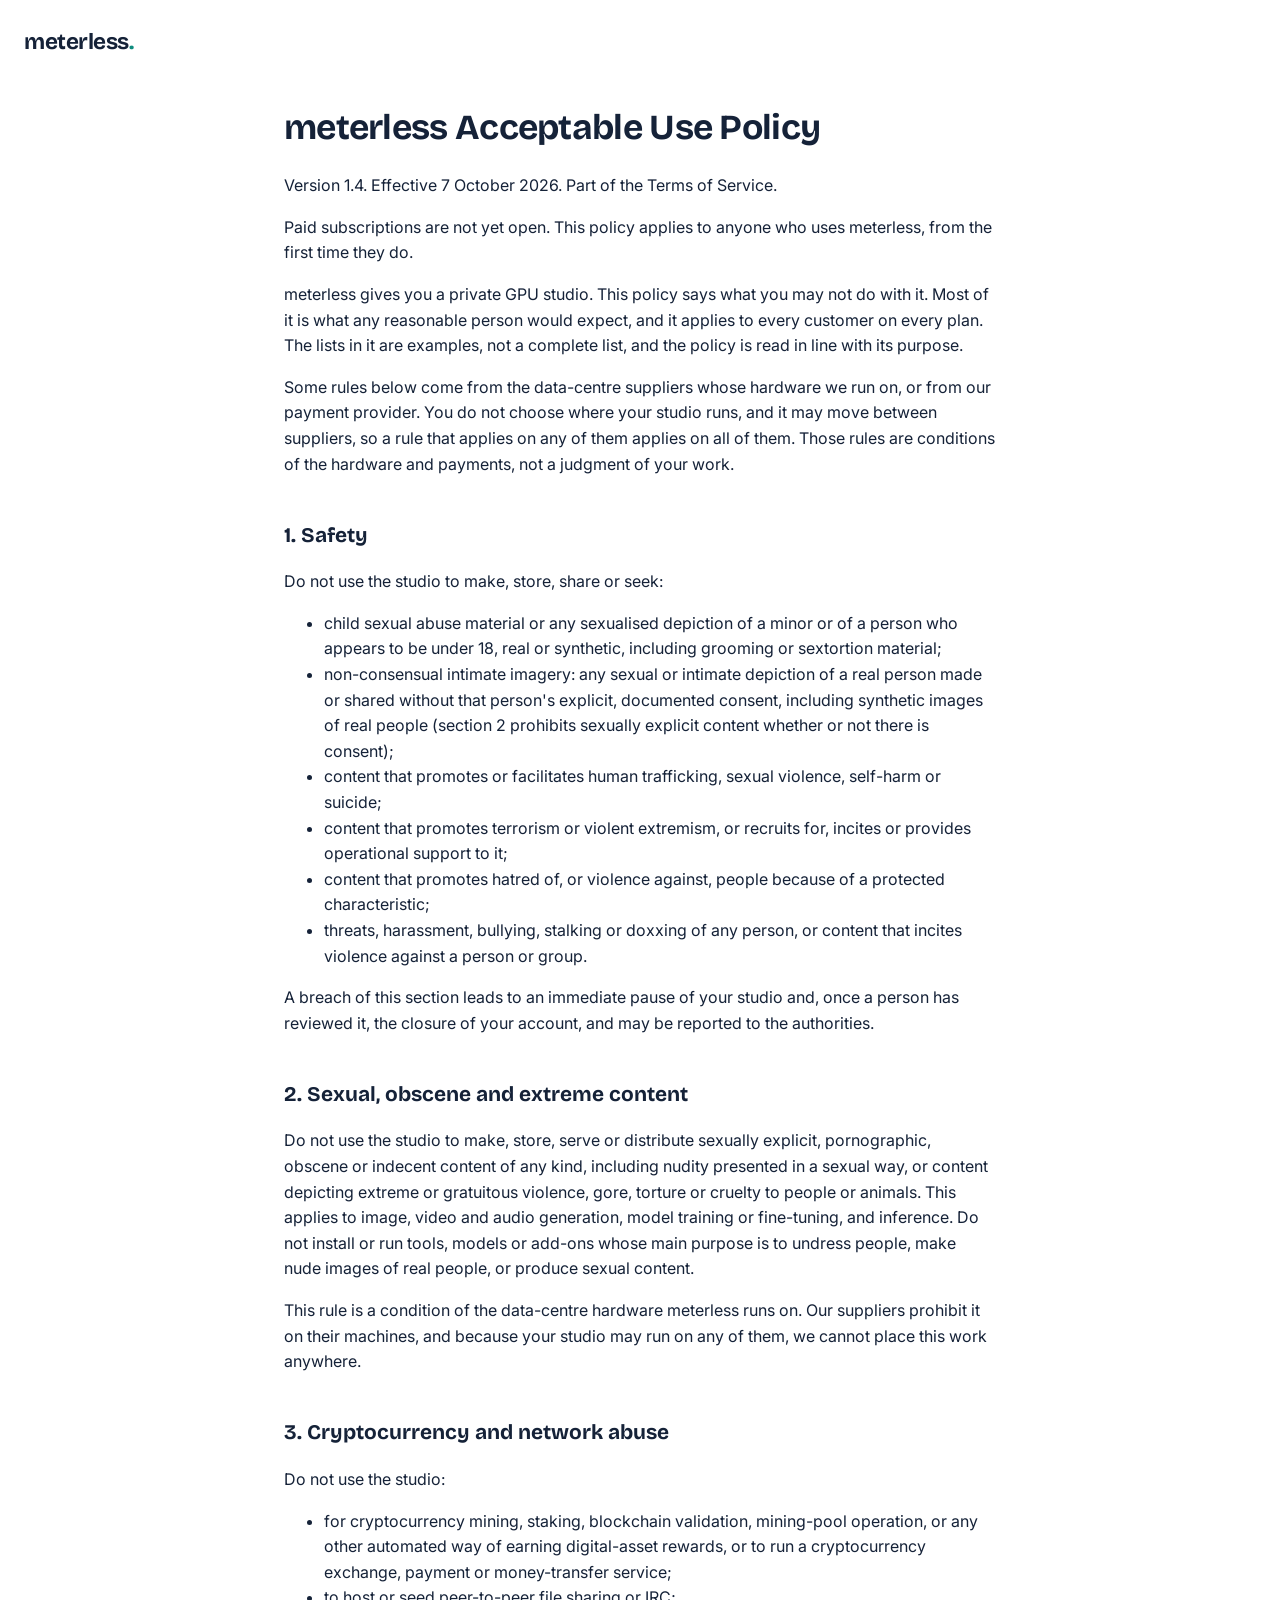
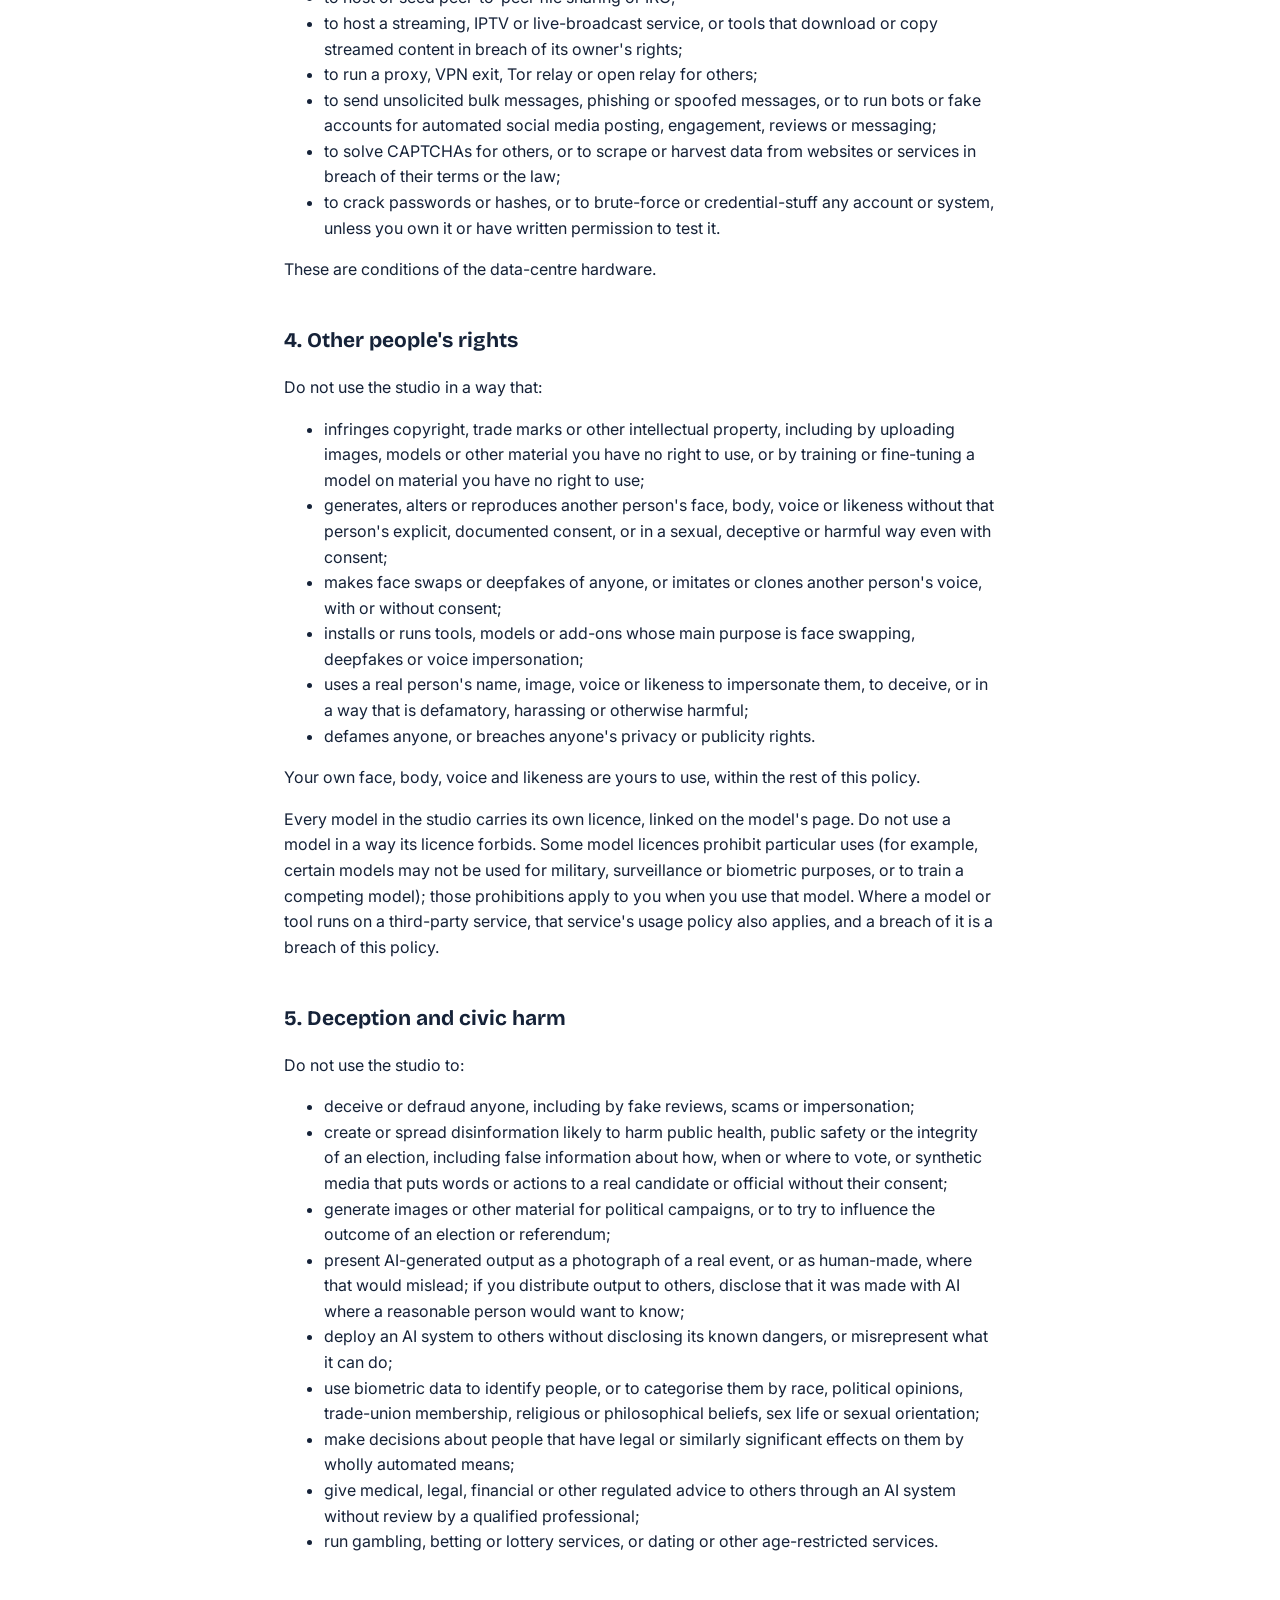
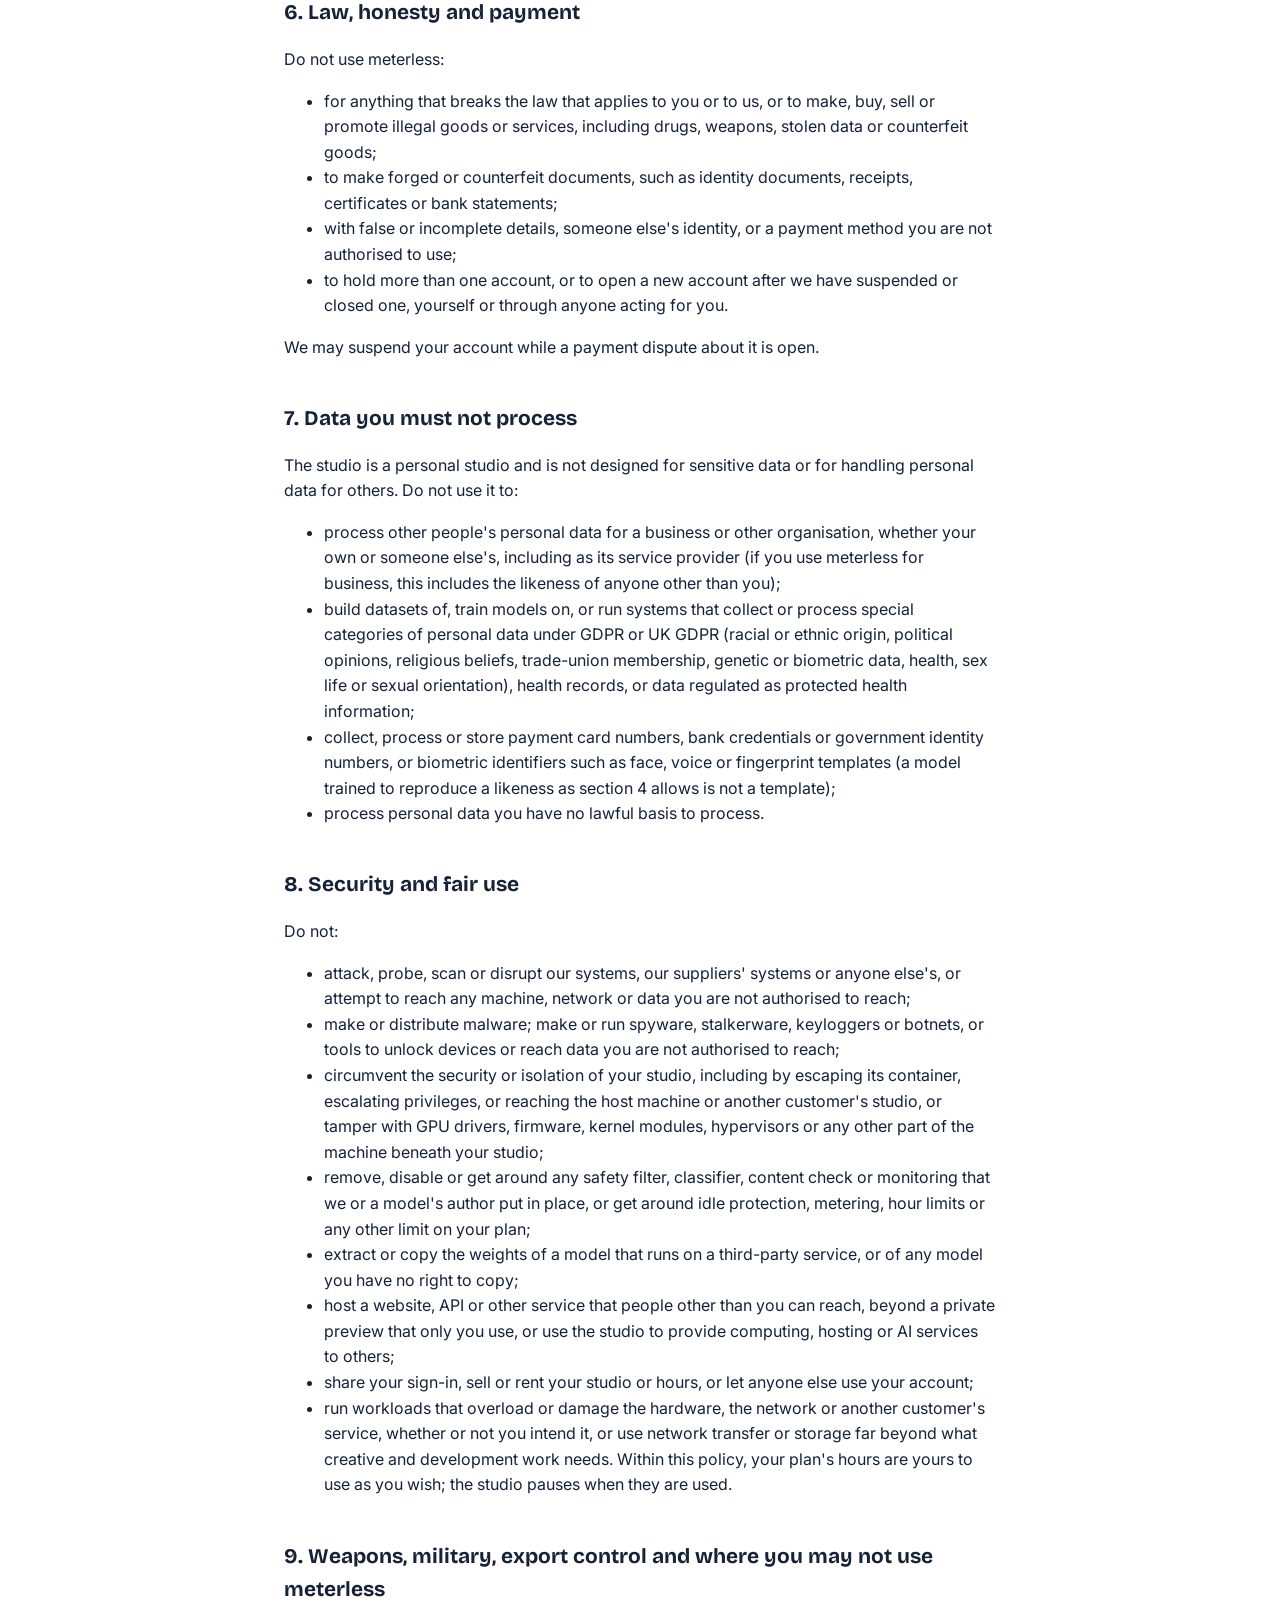
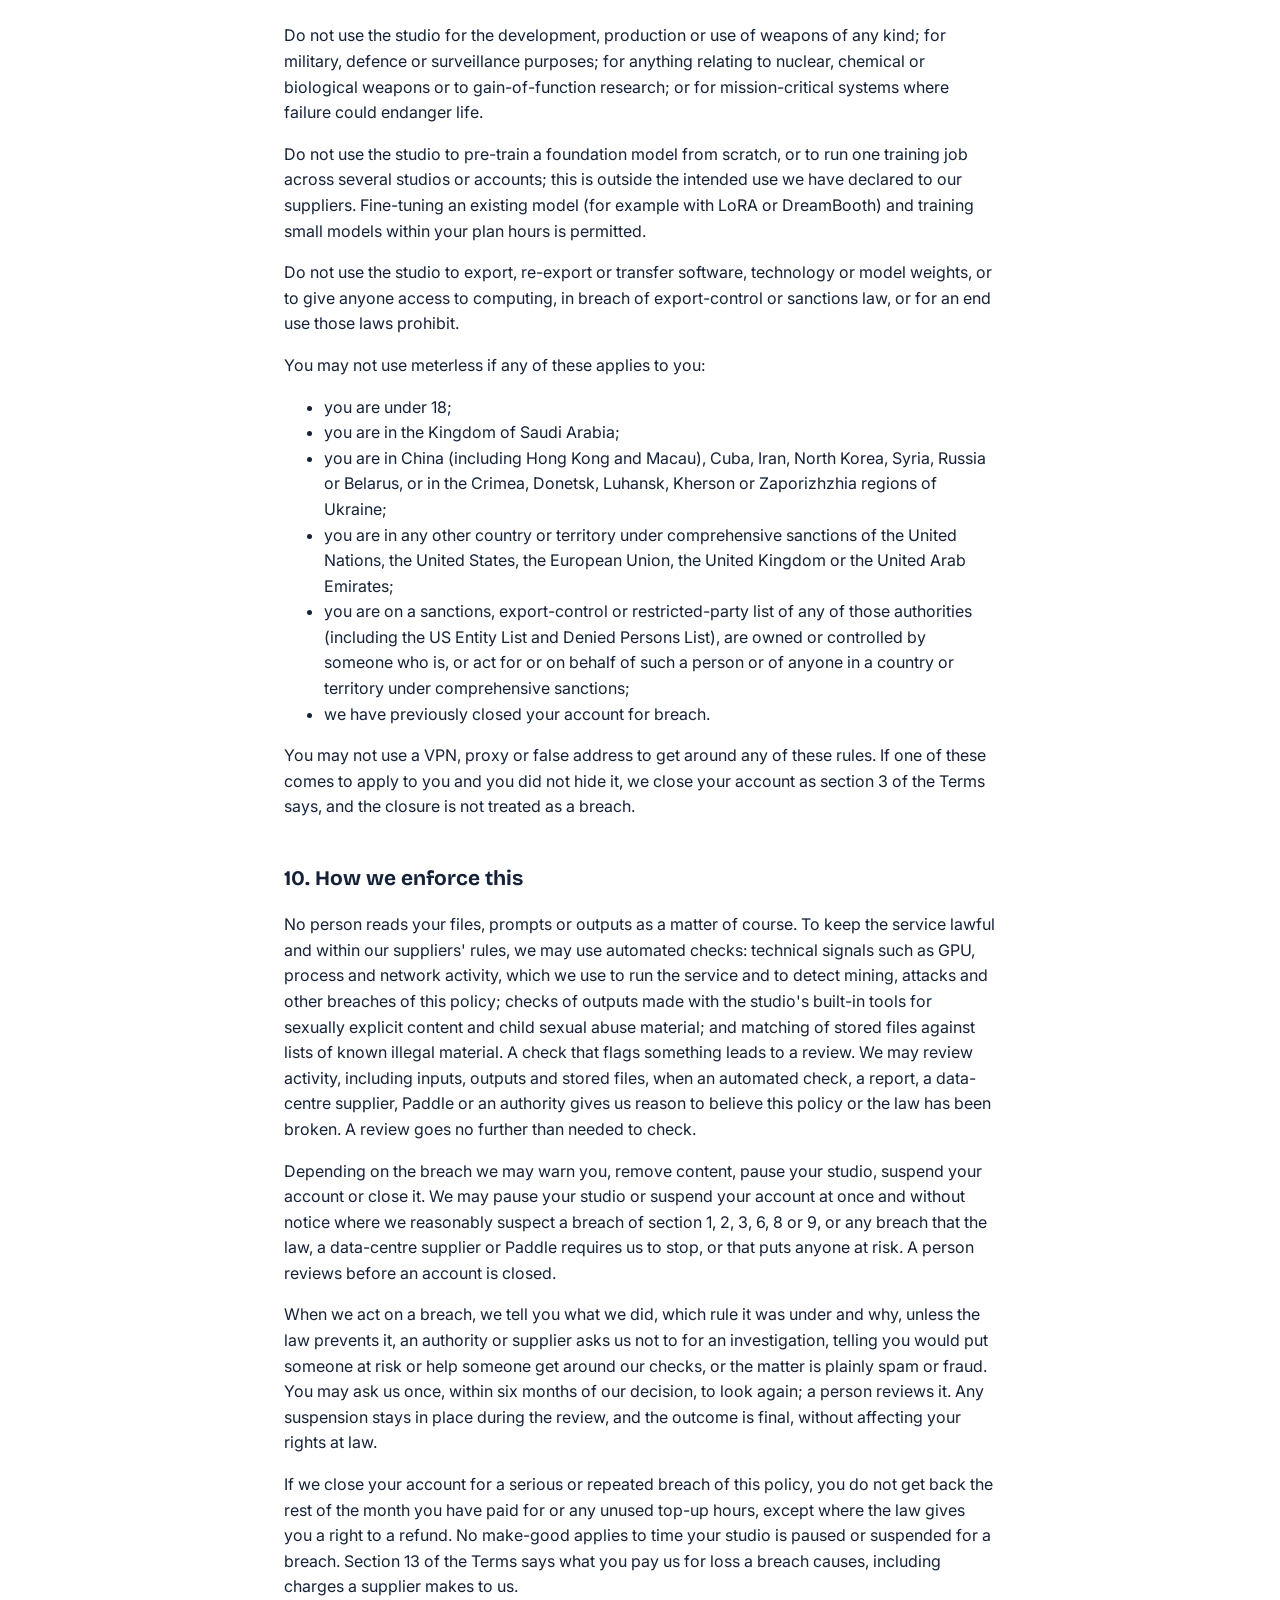
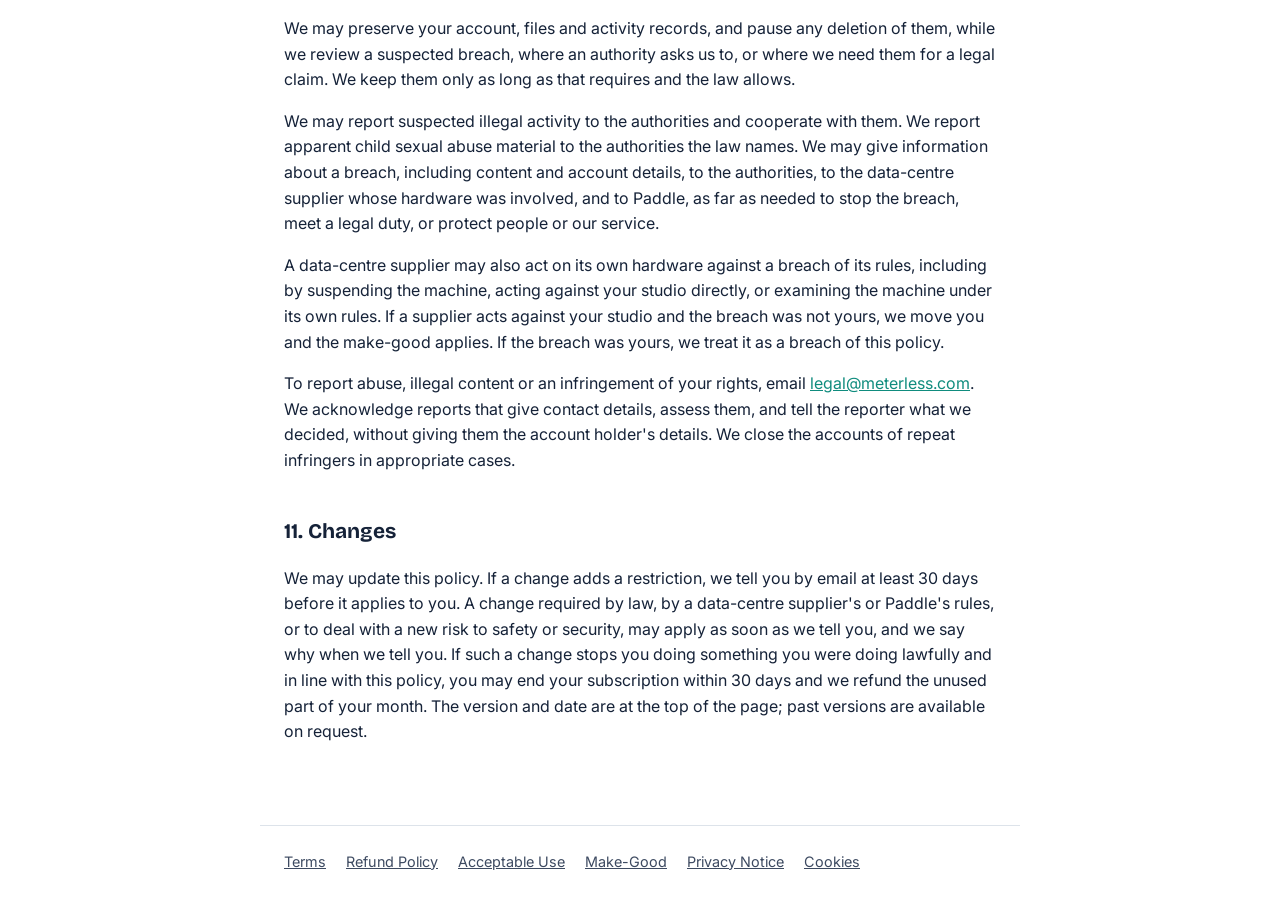
<file: acceptable-use/index.html>
<!DOCTYPE html>
<html lang="en">
<head>
<meta charset="utf-8">
<meta name="viewport" content="width=device-width, initial-scale=1">
<meta name="meterless-source" content="acceptable-use-v1.4-2026-10-07.md sha256:d5e6789dccb6f4e30e86475754f6163b7206427e4651a20f13fdee352c749b28">
<title>meterless Acceptable Use Policy · meterless</title>
<style>
@font-face{font-family:'Bricolage Grotesque';font-style:normal;font-weight:600;font-display:swap;src:url(/assets/fonts/bricolage-grotesque-latin-600-normal.woff2) format('woff2')}
@font-face{font-family:'Bricolage Grotesque';font-style:normal;font-weight:700;font-display:swap;src:url(/assets/fonts/bricolage-grotesque-latin-700-normal.woff2) format('woff2')}
@font-face{font-family:'Bricolage Grotesque';font-style:normal;font-weight:800;font-display:swap;src:url(/assets/fonts/bricolage-grotesque-latin-800-normal.woff2) format('woff2')}
@font-face{font-family:'Inter';font-style:normal;font-weight:100 900;font-display:swap;src:url(/assets/fonts/inter-latin-var.woff2) format('woff2')}
@font-face{font-family:'IBM Plex Mono';font-style:normal;font-weight:400;font-display:swap;src:url(/assets/fonts/ibm-plex-mono-latin-400-normal.woff2) format('woff2')}
@font-face{font-family:'IBM Plex Mono';font-style:normal;font-weight:500;font-display:swap;src:url(/assets/fonts/ibm-plex-mono-latin-500-normal.woff2) format('woff2')}
  :root{--ink:#152238;--ink-soft:#3D4A61;--teal:#0F8C7E;--line:#DDE3EA;--wash:#F7F8FA}
  *{box-sizing:border-box}
  body{margin:0;background:#fff;color:var(--ink);
       font:16px/1.6 'Inter', system-ui, -apple-system, 'Segoe UI', Roboto, 'Helvetica Neue', Arial, sans-serif}
  .logo{display:inline-block;margin:24px 24px 0;font-family:'Bricolage Grotesque', 'Inter', system-ui, -apple-system, 'Segoe UI', Roboto, 'Helvetica Neue', Arial, sans-serif;font-weight:700;font-size:1.4rem;
        letter-spacing:-.02em;color:var(--ink);text-decoration:none}
  .logo .dot{color:var(--teal)}
  main.legal{max-width:760px;margin:0 auto;padding:24px 24px 64px}
  main.legal h1,main.legal h2,main.legal h3{font-family:'Bricolage Grotesque', 'Inter', system-ui, -apple-system, 'Segoe UI', Roboto, 'Helvetica Neue', Arial, sans-serif;font-weight:700}
  main.legal h1{font-size:clamp(1.6rem,4.5vw,2.2rem);line-height:1.2;letter-spacing:-.02em}
  main.legal h2{font-size:1.3rem;margin-top:2em}
  main.legal h3{font-size:1.1rem;margin-top:1.6em}
  main.legal a{color:var(--teal)}
  main.legal .table{overflow-x:auto}
  main.legal table{border-collapse:collapse;width:100%;font-size:.95rem}
  main.legal th,main.legal td{border:1px solid var(--line);padding:8px 10px;vertical-align:top;text-align:left}
  main.legal th{background:var(--wash)}
  main.legal blockquote{margin:1em 0;padding:0 1em;border-left:3px solid var(--line);color:var(--ink-soft)}
  main.legal code{font-family:'IBM Plex Mono', ui-monospace, SFMono-Regular, Menlo, Consolas, monospace;font-size:.92em}
  footer.site{max-width:760px;margin:0 auto;padding:24px 24px 48px;border-top:1px solid var(--line)}
  footer.site .footer-links{display:flex;flex-wrap:wrap;gap:8px 20px;font-size:.9rem}
  footer.site .footer-links a{color:var(--ink-soft)}
  .placeholder-banner{background:#B42318;color:#fff;font:700 14px/1.4 'Inter', system-ui, -apple-system, 'Segoe UI', Roboto, 'Helvetica Neue', Arial, sans-serif;padding:10px 24px}
</style>
</head>
<body>
<a class="logo" href="/">meterless<span class="dot">.</span></a>
<main class="legal">
<h1 id="meterless-acceptable-use-policy">meterless Acceptable Use Policy</h1>
<p>Version 1.4. Effective 7 October 2026. Part of the Terms of Service.</p>
<p>Paid subscriptions are not yet open. This policy applies to anyone who uses meterless, from the first time they do.</p>
<p>meterless gives you a private GPU studio. This policy says what you may not do with it. Most of it is what any reasonable person would expect, and it applies to every customer on every plan. The lists in it are examples, not a complete list, and the policy is read in line with its purpose.</p>
<p>Some rules below come from the data-centre suppliers whose hardware we run on, or from our payment provider. You do not choose where your studio runs, and it may move between suppliers, so a rule that applies on any of them applies on all of them. Those rules are conditions of the hardware and payments, not a judgment of your work.</p>
<h2 id="1-safety">1. Safety</h2>
<p>Do not use the studio to make, store, share or seek:</p>
<ul>
<li>
child sexual abuse material or any sexualised depiction of a minor or of a person who appears to be under 18, real or synthetic, including grooming or sextortion material;
</li>
<li>
non-consensual intimate imagery: any sexual or intimate depiction of a real person made or shared without that person's explicit, documented consent, including synthetic images of real people (section 2 prohibits sexually explicit content whether or not there is consent);
</li>
<li>
content that promotes or facilitates human trafficking, sexual violence, self-harm or suicide;
</li>
<li>
content that promotes terrorism or violent extremism, or recruits for, incites or provides operational support to it;
</li>
<li>
content that promotes hatred of, or violence against, people because of a protected characteristic;
</li>
<li>
threats, harassment, bullying, stalking or doxxing of any person, or content that incites violence against a person or group.
</li>
</ul>
<p>A breach of this section leads to an immediate pause of your studio and, once a person has reviewed it, the closure of your account, and may be reported to the authorities.</p>
<h2 id="2-sexual-obscene-and-extreme-content">2. Sexual, obscene and extreme content</h2>
<p>Do not use the studio to make, store, serve or distribute sexually explicit, pornographic, obscene or indecent content of any kind, including nudity presented in a sexual way, or content depicting extreme or gratuitous violence, gore, torture or cruelty to people or animals. This applies to image, video and audio generation, model training or fine-tuning, and inference. Do not install or run tools, models or add-ons whose main purpose is to undress people, make nude images of real people, or produce sexual content.</p>
<p>This rule is a condition of the data-centre hardware meterless runs on. Our suppliers prohibit it on their machines, and because your studio may run on any of them, we cannot place this work anywhere.</p>
<h2 id="3-cryptocurrency-and-network-abuse">3. Cryptocurrency and network abuse</h2>
<p>Do not use the studio:</p>
<ul>
<li>
for cryptocurrency mining, staking, blockchain validation, mining-pool operation, or any other automated way of earning digital-asset rewards, or to run a cryptocurrency exchange, payment or money-transfer service;
</li>
<li>
to host or seed peer-to-peer file sharing or IRC;
</li>
<li>
to host a streaming, IPTV or live-broadcast service, or tools that download or copy streamed content in breach of its owner's rights;
</li>
<li>
to run a proxy, VPN exit, Tor relay or open relay for others;
</li>
<li>
to send unsolicited bulk messages, phishing or spoofed messages, or to run bots or fake accounts for automated social media posting, engagement, reviews or messaging;
</li>
<li>
to solve CAPTCHAs for others, or to scrape or harvest data from websites or services in breach of their terms or the law;
</li>
<li>
to crack passwords or hashes, or to brute-force or credential-stuff any account or system, unless you own it or have written permission to test it.
</li>
</ul>
<p>These are conditions of the data-centre hardware.</p>
<h2 id="4-other-peoples-rights">4. Other people's rights</h2>
<p>Do not use the studio in a way that:</p>
<ul>
<li>
infringes copyright, trade marks or other intellectual property, including by uploading images, models or other material you have no right to use, or by training or fine-tuning a model on material you have no right to use;
</li>
<li>
generates, alters or reproduces another person's face, body, voice or likeness without that person's explicit, documented consent, or in a sexual, deceptive or harmful way even with consent;
</li>
<li>
makes face swaps or deepfakes of anyone, or imitates or clones another person's voice, with or without consent;
</li>
<li>
installs or runs tools, models or add-ons whose main purpose is face swapping, deepfakes or voice impersonation;
</li>
<li>
uses a real person's name, image, voice or likeness to impersonate them, to deceive, or in a way that is defamatory, harassing or otherwise harmful;
</li>
<li>
defames anyone, or breaches anyone's privacy or publicity rights.
</li>
</ul>
<p>Your own face, body, voice and likeness are yours to use, within the rest of this policy.</p>
<p>Every model in the studio carries its own licence, linked on the model's page. Do not use a model in a way its licence forbids. Some model licences prohibit particular uses (for example, certain models may not be used for military, surveillance or biometric purposes, or to train a competing model); those prohibitions apply to you when you use that model. Where a model or tool runs on a third-party service, that service's usage policy also applies, and a breach of it is a breach of this policy.</p>
<h2 id="5-deception-and-civic-harm">5. Deception and civic harm</h2>
<p>Do not use the studio to:</p>
<ul>
<li>
deceive or defraud anyone, including by fake reviews, scams or impersonation;
</li>
<li>
create or spread disinformation likely to harm public health, public safety or the integrity of an election, including false information about how, when or where to vote, or synthetic media that puts words or actions to a real candidate or official without their consent;
</li>
<li>
generate images or other material for political campaigns, or to try to influence the outcome of an election or referendum;
</li>
<li>
present AI-generated output as a photograph of a real event, or as human-made, where that would mislead; if you distribute output to others, disclose that it was made with AI where a reasonable person would want to know;
</li>
<li>
deploy an AI system to others without disclosing its known dangers, or misrepresent what it can do;
</li>
<li>
use biometric data to identify people, or to categorise them by race, political opinions, trade-union membership, religious or philosophical beliefs, sex life or sexual orientation;
</li>
<li>
make decisions about people that have legal or similarly significant effects on them by wholly automated means;
</li>
<li>
give medical, legal, financial or other regulated advice to others through an AI system without review by a qualified professional;
</li>
<li>
run gambling, betting or lottery services, or dating or other age-restricted services.
</li>
</ul>
<h2 id="6-law-honesty-and-payment">6. Law, honesty and payment</h2>
<p>Do not use meterless:</p>
<ul>
<li>
for anything that breaks the law that applies to you or to us, or to make, buy, sell or promote illegal goods or services, including drugs, weapons, stolen data or counterfeit goods;
</li>
<li>
to make forged or counterfeit documents, such as identity documents, receipts, certificates or bank statements;
</li>
<li>
with false or incomplete details, someone else's identity, or a payment method you are not authorised to use;
</li>
<li>
to hold more than one account, or to open a new account after we have suspended or closed one, yourself or through anyone acting for you.
</li>
</ul>
<p>We may suspend your account while a payment dispute about it is open.</p>
<h2 id="7-data-you-must-not-process">7. Data you must not process</h2>
<p>The studio is a personal studio and is not designed for sensitive data or for handling personal data for others. Do not use it to:</p>
<ul>
<li>
process other people's personal data for a business or other organisation, whether your own or someone else's, including as its service provider (if you use meterless for business, this includes the likeness of anyone other than you);
</li>
<li>
build datasets of, train models on, or run systems that collect or process special categories of personal data under GDPR or UK GDPR (racial or ethnic origin, political opinions, religious beliefs, trade-union membership, genetic or biometric data, health, sex life or sexual orientation), health records, or data regulated as protected health information;
</li>
<li>
collect, process or store payment card numbers, bank credentials or government identity numbers, or biometric identifiers such as face, voice or fingerprint templates (a model trained to reproduce a likeness as section 4 allows is not a template);
</li>
<li>
process personal data you have no lawful basis to process.
</li>
</ul>
<h2 id="8-security-and-fair-use">8. Security and fair use</h2>
<p>Do not:</p>
<ul>
<li>
attack, probe, scan or disrupt our systems, our suppliers' systems or anyone else's, or attempt to reach any machine, network or data you are not authorised to reach;
</li>
<li>
make or distribute malware; make or run spyware, stalkerware, keyloggers or botnets, or tools to unlock devices or reach data you are not authorised to reach;
</li>
<li>
circumvent the security or isolation of your studio, including by escaping its container, escalating privileges, or reaching the host machine or another customer's studio, or tamper with GPU drivers, firmware, kernel modules, hypervisors or any other part of the machine beneath your studio;
</li>
<li>
remove, disable or get around any safety filter, classifier, content check or monitoring that we or a model's author put in place, or get around idle protection, metering, hour limits or any other limit on your plan;
</li>
<li>
extract or copy the weights of a model that runs on a third-party service, or of any model you have no right to copy;
</li>
<li>
host a website, API or other service that people other than you can reach, beyond a private preview that only you use, or use the studio to provide computing, hosting or AI services to others;
</li>
<li>
share your sign-in, sell or rent your studio or hours, or let anyone else use your account;
</li>
<li>
run workloads that overload or damage the hardware, the network or another customer's service, whether or not you intend it, or use network transfer or storage far beyond what creative and development work needs. Within this policy, your plan's hours are yours to use as you wish; the studio pauses when they are used.
</li>
</ul>
<h2 id="9-weapons-military-export-control-and-where-you-may-not-use-meterless">9. Weapons, military, export control and where you may not use meterless</h2>
<p>Do not use the studio for the development, production or use of weapons of any kind; for military, defence or surveillance purposes; for anything relating to nuclear, chemical or biological weapons or to gain-of-function research; or for mission-critical systems where failure could endanger life.</p>
<p>Do not use the studio to pre-train a foundation model from scratch, or to run one training job across several studios or accounts; this is outside the intended use we have declared to our suppliers. Fine-tuning an existing model (for example with LoRA or DreamBooth) and training small models within your plan hours is permitted.</p>
<p>Do not use the studio to export, re-export or transfer software, technology or model weights, or to give anyone access to computing, in breach of export-control or sanctions law, or for an end use those laws prohibit.</p>
<p>You may not use meterless if any of these applies to you:</p>
<ul>
<li>
you are under 18;
</li>
<li>
you are in the Kingdom of Saudi Arabia;
</li>
<li>
you are in China (including Hong Kong and Macau), Cuba, Iran, North Korea, Syria, Russia or Belarus, or in the Crimea, Donetsk, Luhansk, Kherson or Zaporizhzhia regions of Ukraine;
</li>
<li>
you are in any other country or territory under comprehensive sanctions of the United Nations, the United States, the European Union, the United Kingdom or the United Arab Emirates;
</li>
<li>
you are on a sanctions, export-control or restricted-party list of any of those authorities (including the US Entity List and Denied Persons List), are owned or controlled by someone who is, or act for or on behalf of such a person or of anyone in a country or territory under comprehensive sanctions;
</li>
<li>
we have previously closed your account for breach.
</li>
</ul>
<p>You may not use a VPN, proxy or false address to get around any of these rules. If one of these comes to apply to you and you did not hide it, we close your account as section 3 of the Terms says, and the closure is not treated as a breach.</p>
<h2 id="10-how-we-enforce-this">10. How we enforce this</h2>
<p>No person reads your files, prompts or outputs as a matter of course. To keep the service lawful and within our suppliers' rules, we may use automated checks: technical signals such as GPU, process and network activity, which we use to run the service and to detect mining, attacks and other breaches of this policy; checks of outputs made with the studio's built-in tools for sexually explicit content and child sexual abuse material; and matching of stored files against lists of known illegal material. A check that flags something leads to a review. We may review activity, including inputs, outputs and stored files, when an automated check, a report, a data-centre supplier, Paddle or an authority gives us reason to believe this policy or the law has been broken. A review goes no further than needed to check.</p>
<p>Depending on the breach we may warn you, remove content, pause your studio, suspend your account or close it. We may pause your studio or suspend your account at once and without notice where we reasonably suspect a breach of section 1, 2, 3, 6, 8 or 9, or any breach that the law, a data-centre supplier or Paddle requires us to stop, or that puts anyone at risk. A person reviews before an account is closed.</p>
<p>When we act on a breach, we tell you what we did, which rule it was under and why, unless the law prevents it, an authority or supplier asks us not to for an investigation, telling you would put someone at risk or help someone get around our checks, or the matter is plainly spam or fraud. You may ask us once, within six months of our decision, to look again; a person reviews it. Any suspension stays in place during the review, and the outcome is final, without affecting your rights at law.</p>
<p>If we close your account for a serious or repeated breach of this policy, you do not get back the rest of the month you have paid for or any unused top-up hours, except where the law gives you a right to a refund. No make-good applies to time your studio is paused or suspended for a breach. Section 13 of the Terms says what you pay us for loss a breach causes, including charges a supplier makes to us.</p>
<p>We may preserve your account, files and activity records, and pause any deletion of them, while we review a suspected breach, where an authority asks us to, or where we need them for a legal claim. We keep them only as long as that requires and the law allows.</p>
<p>We may report suspected illegal activity to the authorities and cooperate with them. We report apparent child sexual abuse material to the authorities the law names. We may give information about a breach, including content and account details, to the authorities, to the data-centre supplier whose hardware was involved, and to Paddle, as far as needed to stop the breach, meet a legal duty, or protect people or our service.</p>
<p>A data-centre supplier may also act on its own hardware against a breach of its rules, including by suspending the machine, acting against your studio directly, or examining the machine under its own rules. If a supplier acts against your studio and the breach was not yours, we move you and the make-good applies. If the breach was yours, we treat it as a breach of this policy.</p>
<p>To report abuse, illegal content or an infringement of your rights, email <a href="mailto:legal@meterless.com">legal@meterless.com</a>. We acknowledge reports that give contact details, assess them, and tell the reporter what we decided, without giving them the account holder's details. We close the accounts of repeat infringers in appropriate cases.</p>
<h2 id="11-changes">11. Changes</h2>
<p>We may update this policy. If a change adds a restriction, we tell you by email at least 30 days before it applies to you. A change required by law, by a data-centre supplier's or Paddle's rules, or to deal with a new risk to safety or security, may apply as soon as we tell you, and we say why when we tell you. If such a change stops you doing something you were doing lawfully and in line with this policy, you may end your subscription within 30 days and we refund the unused part of your month. The version and date are at the top of the page; past versions are available on request.</p>
</main>
<footer class="site"><nav class="footer-links" aria-label="Legal"><a href="/terms">Terms</a><a href="/refunds">Refund Policy</a><a href="/acceptable-use">Acceptable Use</a><a href="/make-good">Make-Good</a><a href="/privacy">Privacy Notice</a><a href="/cookies">Cookies</a></nav></footer>
</body>
</html>
</file>
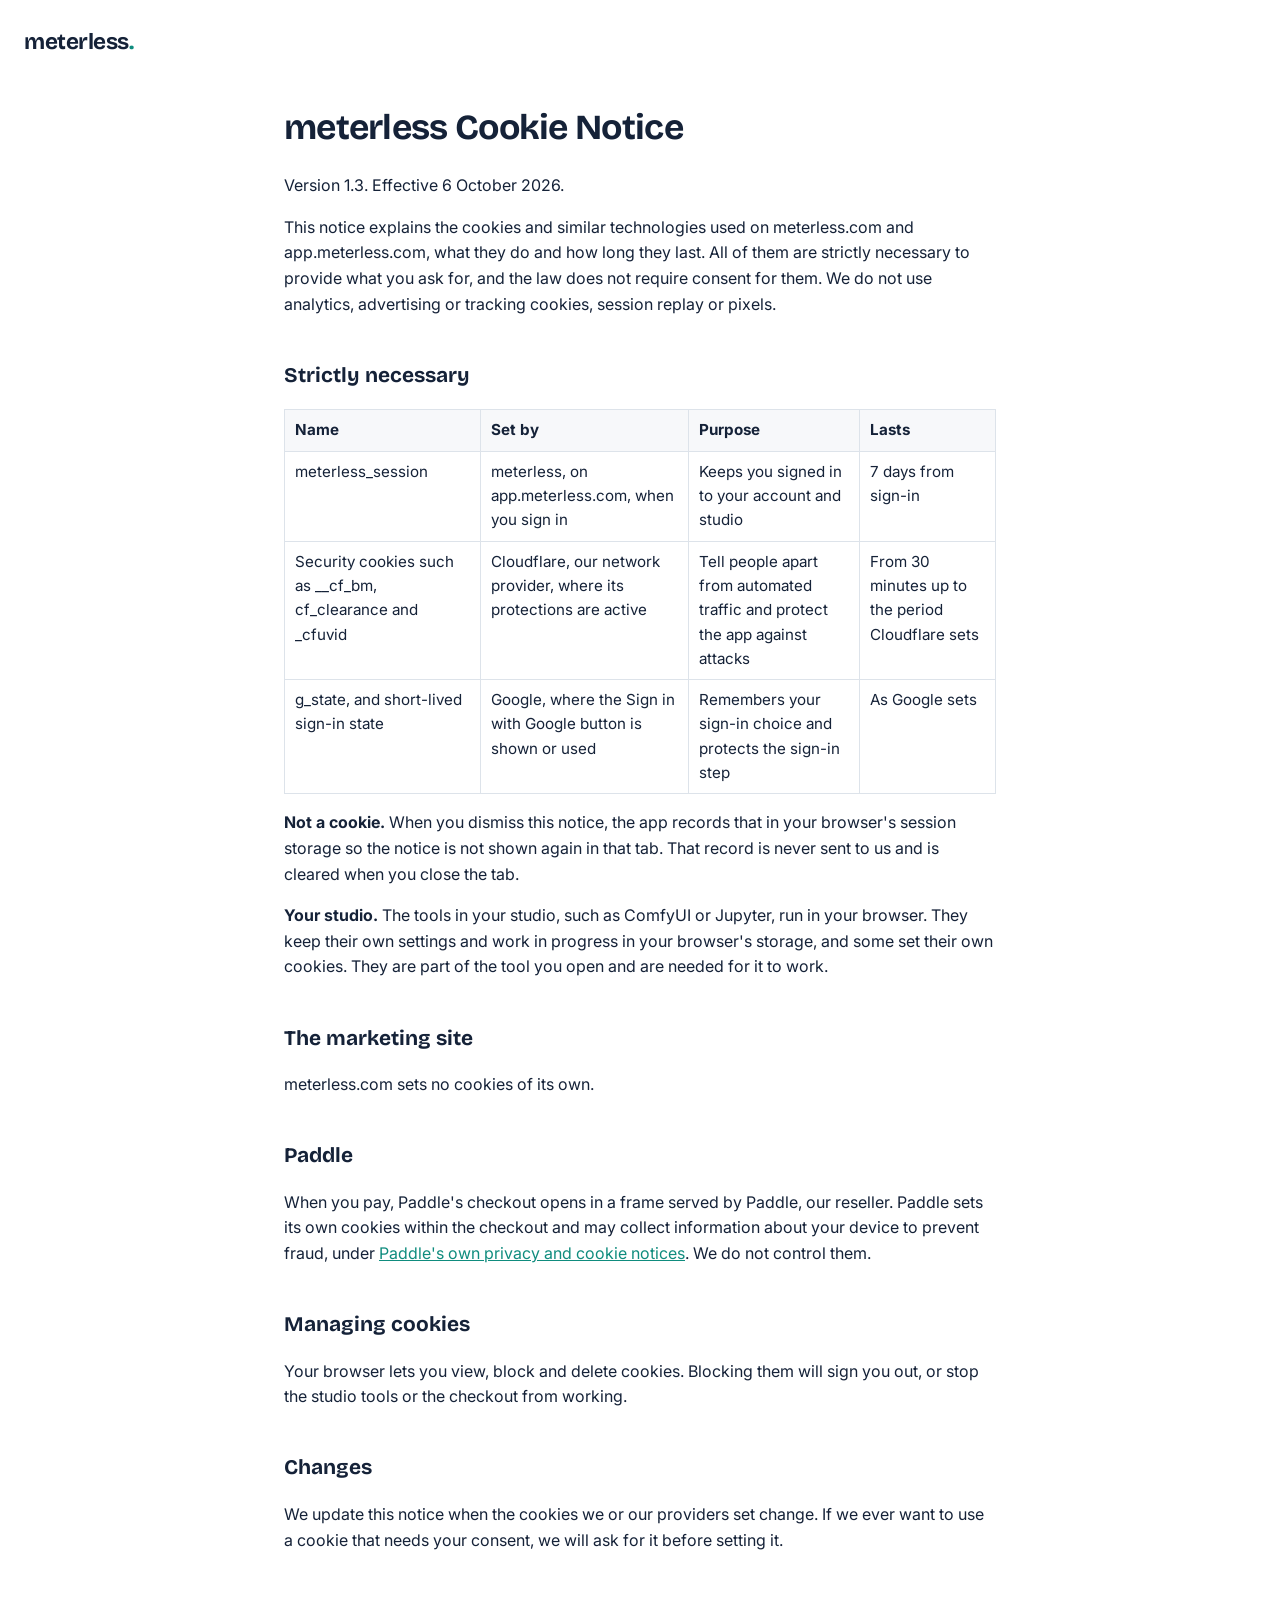
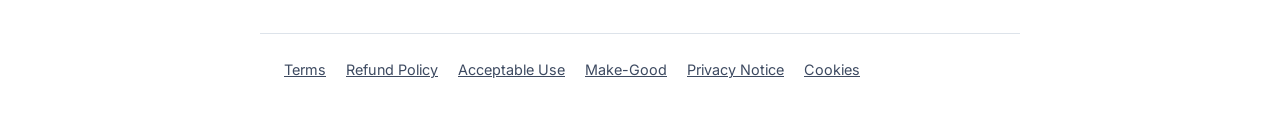
<file: cookies/index.html>
<!DOCTYPE html>
<html lang="en">
<head>
<meta charset="utf-8">
<meta name="viewport" content="width=device-width, initial-scale=1">
<meta name="meterless-source" content="cookies-v1.3-2026-10-06.md sha256:1699656ba8955d06e1d992267f5abc7920c8498fbc287430750b01d4f8382ab4">
<title>meterless Cookie Notice · meterless</title>
<style>
@font-face{font-family:'Bricolage Grotesque';font-style:normal;font-weight:600;font-display:swap;src:url(/assets/fonts/bricolage-grotesque-latin-600-normal.woff2) format('woff2')}
@font-face{font-family:'Bricolage Grotesque';font-style:normal;font-weight:700;font-display:swap;src:url(/assets/fonts/bricolage-grotesque-latin-700-normal.woff2) format('woff2')}
@font-face{font-family:'Bricolage Grotesque';font-style:normal;font-weight:800;font-display:swap;src:url(/assets/fonts/bricolage-grotesque-latin-800-normal.woff2) format('woff2')}
@font-face{font-family:'Inter';font-style:normal;font-weight:100 900;font-display:swap;src:url(/assets/fonts/inter-latin-var.woff2) format('woff2')}
@font-face{font-family:'IBM Plex Mono';font-style:normal;font-weight:400;font-display:swap;src:url(/assets/fonts/ibm-plex-mono-latin-400-normal.woff2) format('woff2')}
@font-face{font-family:'IBM Plex Mono';font-style:normal;font-weight:500;font-display:swap;src:url(/assets/fonts/ibm-plex-mono-latin-500-normal.woff2) format('woff2')}
  :root{--ink:#152238;--ink-soft:#3D4A61;--teal:#0F8C7E;--line:#DDE3EA;--wash:#F7F8FA}
  *{box-sizing:border-box}
  body{margin:0;background:#fff;color:var(--ink);
       font:16px/1.6 'Inter', system-ui, -apple-system, 'Segoe UI', Roboto, 'Helvetica Neue', Arial, sans-serif}
  .logo{display:inline-block;margin:24px 24px 0;font-family:'Bricolage Grotesque', 'Inter', system-ui, -apple-system, 'Segoe UI', Roboto, 'Helvetica Neue', Arial, sans-serif;font-weight:700;font-size:1.4rem;
        letter-spacing:-.02em;color:var(--ink);text-decoration:none}
  .logo .dot{color:var(--teal)}
  main.legal{max-width:760px;margin:0 auto;padding:24px 24px 64px}
  main.legal h1,main.legal h2,main.legal h3{font-family:'Bricolage Grotesque', 'Inter', system-ui, -apple-system, 'Segoe UI', Roboto, 'Helvetica Neue', Arial, sans-serif;font-weight:700}
  main.legal h1{font-size:clamp(1.6rem,4.5vw,2.2rem);line-height:1.2;letter-spacing:-.02em}
  main.legal h2{font-size:1.3rem;margin-top:2em}
  main.legal h3{font-size:1.1rem;margin-top:1.6em}
  main.legal a{color:var(--teal)}
  main.legal .table{overflow-x:auto}
  main.legal table{border-collapse:collapse;width:100%;font-size:.95rem}
  main.legal th,main.legal td{border:1px solid var(--line);padding:8px 10px;vertical-align:top;text-align:left}
  main.legal th{background:var(--wash)}
  main.legal blockquote{margin:1em 0;padding:0 1em;border-left:3px solid var(--line);color:var(--ink-soft)}
  main.legal code{font-family:'IBM Plex Mono', ui-monospace, SFMono-Regular, Menlo, Consolas, monospace;font-size:.92em}
  footer.site{max-width:760px;margin:0 auto;padding:24px 24px 48px;border-top:1px solid var(--line)}
  footer.site .footer-links{display:flex;flex-wrap:wrap;gap:8px 20px;font-size:.9rem}
  footer.site .footer-links a{color:var(--ink-soft)}
  .placeholder-banner{background:#B42318;color:#fff;font:700 14px/1.4 'Inter', system-ui, -apple-system, 'Segoe UI', Roboto, 'Helvetica Neue', Arial, sans-serif;padding:10px 24px}
</style>
</head>
<body>
<a class="logo" href="/">meterless<span class="dot">.</span></a>
<main class="legal">
<h1 id="meterless-cookie-notice">meterless Cookie Notice</h1>
<p>Version 1.3. Effective 6 October 2026.</p>
<p>This notice explains the cookies and similar technologies used on meterless.com and app.meterless.com, what they do and how long they last. All of them are strictly necessary to provide what you ask for, and the law does not require consent for them. We do not use analytics, advertising or tracking cookies, session replay or pixels.</p>
<h2 id="strictly-necessary">Strictly necessary</h2>
<div class="table"><table>
<thead><tr><th>Name</th><th>Set by</th><th>Purpose</th><th>Lasts</th></tr></thead>
<tbody>
<tr><td>meterless_session</td><td>meterless, on app.meterless.com, when you sign in</td><td>Keeps you signed in to your account and studio</td><td>7 days from sign-in</td></tr>
<tr><td>Security cookies such as __cf_bm, cf_clearance and _cfuvid</td><td>Cloudflare, our network provider, where its protections are active</td><td>Tell people apart from automated traffic and protect the app against attacks</td><td>From 30 minutes up to the period Cloudflare sets</td></tr>
<tr><td>g_state, and short-lived sign-in state</td><td>Google, where the Sign in with Google button is shown or used</td><td>Remembers your sign-in choice and protects the sign-in step</td><td>As Google sets</td></tr>
</tbody></table></div>
<p><strong>Not a cookie.</strong> When you dismiss this notice, the app records that in your browser's session storage so the notice is not shown again in that tab. That record is never sent to us and is cleared when you close the tab.</p>
<p><strong>Your studio.</strong> The tools in your studio, such as ComfyUI or Jupyter, run in your browser. They keep their own settings and work in progress in your browser's storage, and some set their own cookies. They are part of the tool you open and are needed for it to work.</p>
<h2 id="the-marketing-site">The marketing site</h2>
<p>meterless.com sets no cookies of its own.</p>
<h2 id="paddle">Paddle</h2>
<p>When you pay, Paddle's checkout opens in a frame served by Paddle, our reseller. Paddle sets its own cookies within the checkout and may collect information about your device to prevent fraud, under <a href="https://www.paddle.com/legal/privacy">Paddle's own privacy and cookie notices</a>. We do not control them.</p>
<h2 id="managing-cookies">Managing cookies</h2>
<p>Your browser lets you view, block and delete cookies. Blocking them will sign you out, or stop the studio tools or the checkout from working.</p>
<h2 id="changes">Changes</h2>
<p>We update this notice when the cookies we or our providers set change. If we ever want to use a cookie that needs your consent, we will ask for it before setting it.</p>
</main>
<footer class="site"><nav class="footer-links" aria-label="Legal"><a href="/terms">Terms</a><a href="/refunds">Refund Policy</a><a href="/acceptable-use">Acceptable Use</a><a href="/make-good">Make-Good</a><a href="/privacy">Privacy Notice</a><a href="/cookies">Cookies</a></nav></footer>
</body>
</html>
</file>
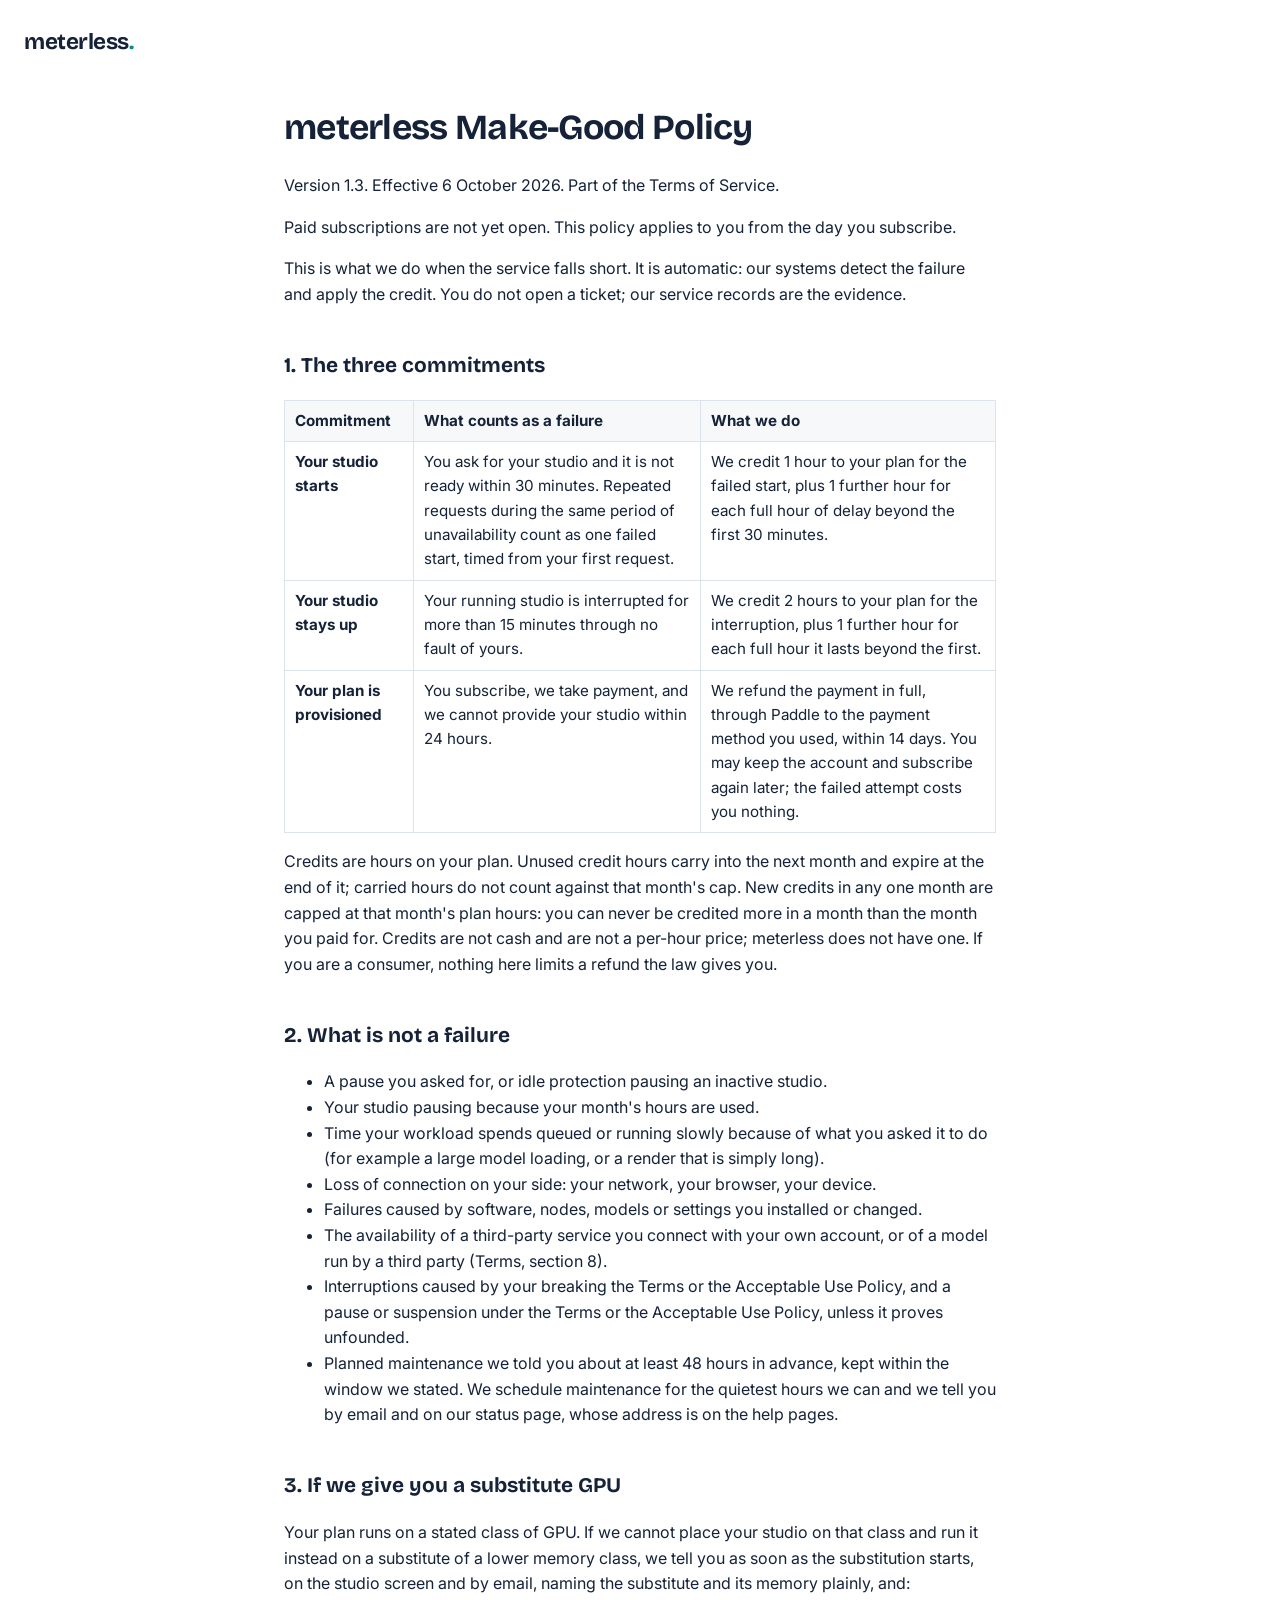
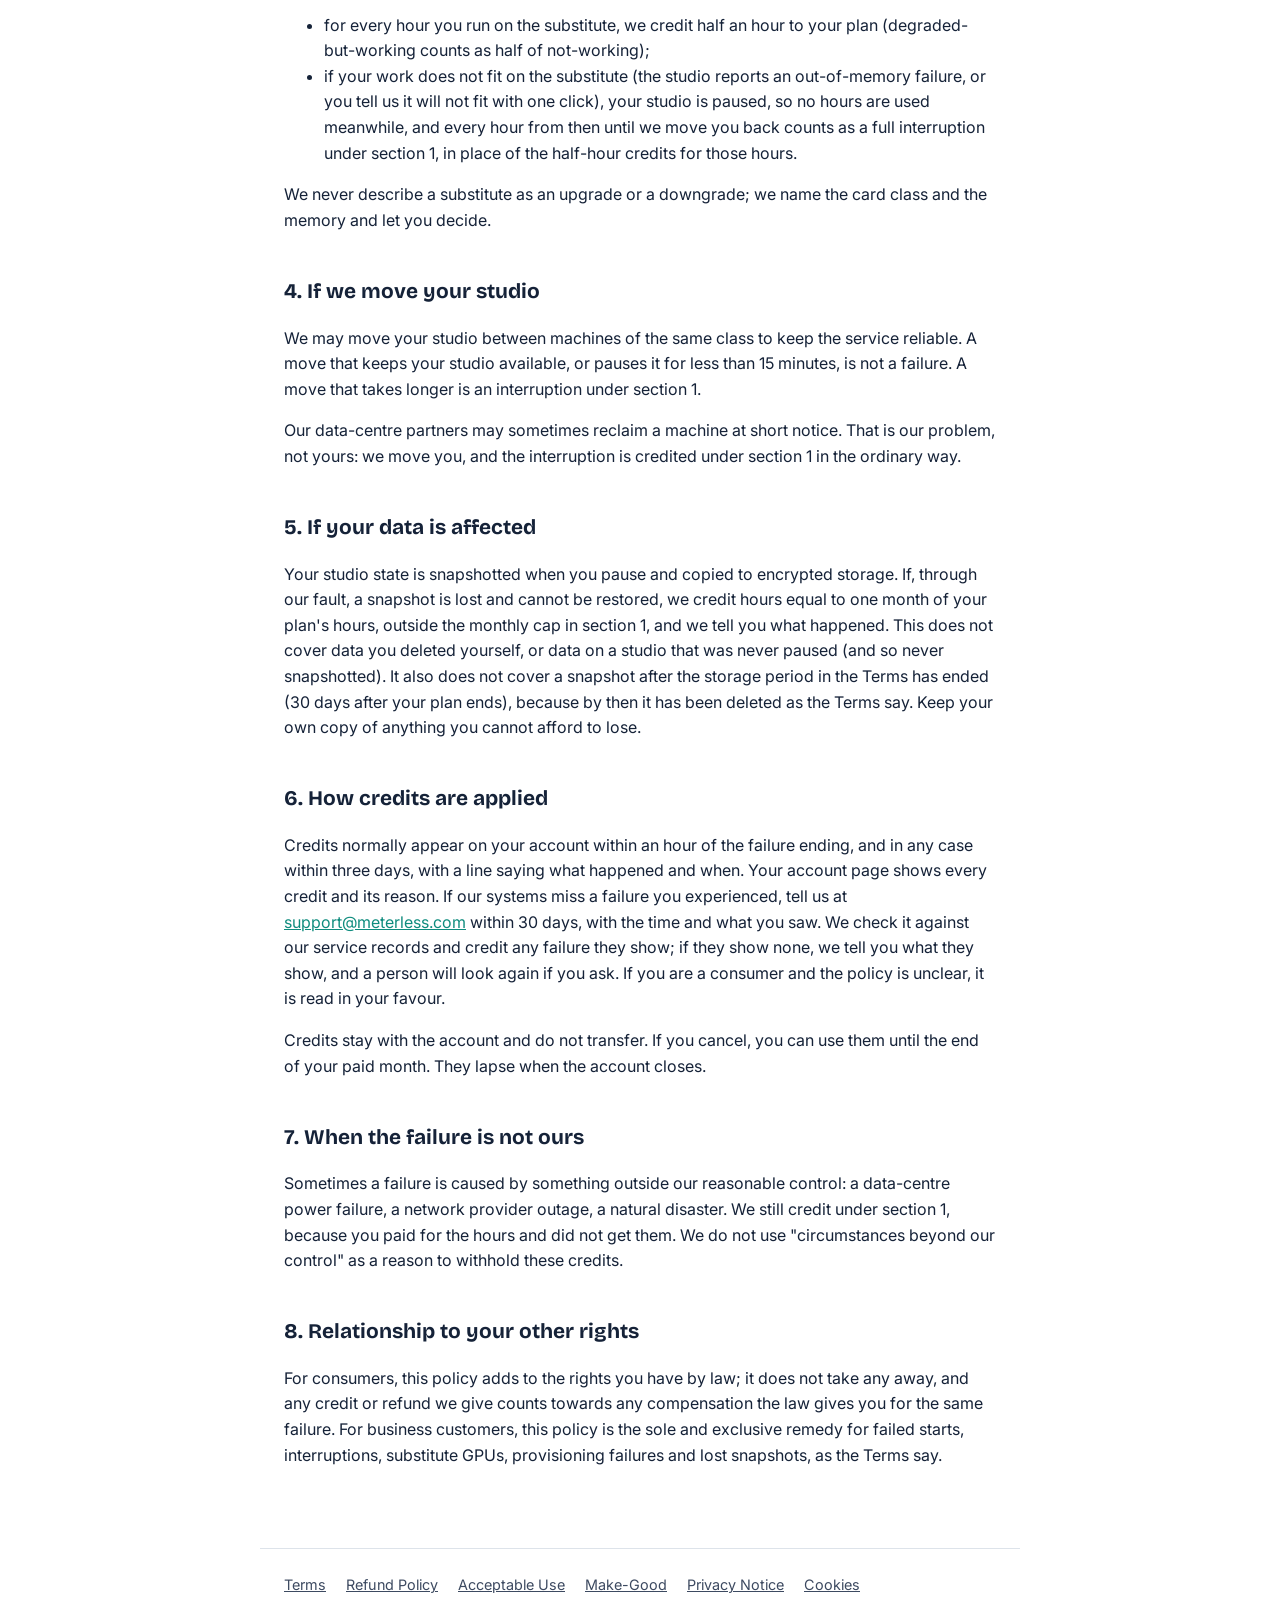
<file: make-good/index.html>
<!DOCTYPE html>
<html lang="en">
<head>
<meta charset="utf-8">
<meta name="viewport" content="width=device-width, initial-scale=1">
<meta name="meterless-source" content="make-good-v1.3-2026-10-06.md sha256:9c340f6414873ae3fc954ac9e681e6f06d40f303114c2f8442353ca61e206be5">
<title>meterless Make-Good Policy · meterless</title>
<style>
@font-face{font-family:'Bricolage Grotesque';font-style:normal;font-weight:600;font-display:swap;src:url(/assets/fonts/bricolage-grotesque-latin-600-normal.woff2) format('woff2')}
@font-face{font-family:'Bricolage Grotesque';font-style:normal;font-weight:700;font-display:swap;src:url(/assets/fonts/bricolage-grotesque-latin-700-normal.woff2) format('woff2')}
@font-face{font-family:'Bricolage Grotesque';font-style:normal;font-weight:800;font-display:swap;src:url(/assets/fonts/bricolage-grotesque-latin-800-normal.woff2) format('woff2')}
@font-face{font-family:'Inter';font-style:normal;font-weight:100 900;font-display:swap;src:url(/assets/fonts/inter-latin-var.woff2) format('woff2')}
@font-face{font-family:'IBM Plex Mono';font-style:normal;font-weight:400;font-display:swap;src:url(/assets/fonts/ibm-plex-mono-latin-400-normal.woff2) format('woff2')}
@font-face{font-family:'IBM Plex Mono';font-style:normal;font-weight:500;font-display:swap;src:url(/assets/fonts/ibm-plex-mono-latin-500-normal.woff2) format('woff2')}
  :root{--ink:#152238;--ink-soft:#3D4A61;--teal:#0F8C7E;--line:#DDE3EA;--wash:#F7F8FA}
  *{box-sizing:border-box}
  body{margin:0;background:#fff;color:var(--ink);
       font:16px/1.6 'Inter', system-ui, -apple-system, 'Segoe UI', Roboto, 'Helvetica Neue', Arial, sans-serif}
  .logo{display:inline-block;margin:24px 24px 0;font-family:'Bricolage Grotesque', 'Inter', system-ui, -apple-system, 'Segoe UI', Roboto, 'Helvetica Neue', Arial, sans-serif;font-weight:700;font-size:1.4rem;
        letter-spacing:-.02em;color:var(--ink);text-decoration:none}
  .logo .dot{color:var(--teal)}
  main.legal{max-width:760px;margin:0 auto;padding:24px 24px 64px}
  main.legal h1,main.legal h2,main.legal h3{font-family:'Bricolage Grotesque', 'Inter', system-ui, -apple-system, 'Segoe UI', Roboto, 'Helvetica Neue', Arial, sans-serif;font-weight:700}
  main.legal h1{font-size:clamp(1.6rem,4.5vw,2.2rem);line-height:1.2;letter-spacing:-.02em}
  main.legal h2{font-size:1.3rem;margin-top:2em}
  main.legal h3{font-size:1.1rem;margin-top:1.6em}
  main.legal a{color:var(--teal)}
  main.legal .table{overflow-x:auto}
  main.legal table{border-collapse:collapse;width:100%;font-size:.95rem}
  main.legal th,main.legal td{border:1px solid var(--line);padding:8px 10px;vertical-align:top;text-align:left}
  main.legal th{background:var(--wash)}
  main.legal blockquote{margin:1em 0;padding:0 1em;border-left:3px solid var(--line);color:var(--ink-soft)}
  main.legal code{font-family:'IBM Plex Mono', ui-monospace, SFMono-Regular, Menlo, Consolas, monospace;font-size:.92em}
  footer.site{max-width:760px;margin:0 auto;padding:24px 24px 48px;border-top:1px solid var(--line)}
  footer.site .footer-links{display:flex;flex-wrap:wrap;gap:8px 20px;font-size:.9rem}
  footer.site .footer-links a{color:var(--ink-soft)}
  .placeholder-banner{background:#B42318;color:#fff;font:700 14px/1.4 'Inter', system-ui, -apple-system, 'Segoe UI', Roboto, 'Helvetica Neue', Arial, sans-serif;padding:10px 24px}
</style>
</head>
<body>
<a class="logo" href="/">meterless<span class="dot">.</span></a>
<main class="legal">
<h1 id="meterless-make-good-policy">meterless Make-Good Policy</h1>
<p>Version 1.3. Effective 6 October 2026. Part of the Terms of Service.</p>
<p>Paid subscriptions are not yet open. This policy applies to you from the day you subscribe.</p>
<p>This is what we do when the service falls short. It is automatic: our systems detect the failure and apply the credit. You do not open a ticket; our service records are the evidence.</p>
<h2 id="1-the-three-commitments">1. The three commitments</h2>
<div class="table"><table>
<thead><tr><th>Commitment</th><th>What counts as a failure</th><th>What we do</th></tr></thead>
<tbody>
<tr><td><strong>Your studio starts</strong></td><td>You ask for your studio and it is not ready within 30 minutes. Repeated requests during the same period of unavailability count as one failed start, timed from your first request.</td><td>We credit 1 hour to your plan for the failed start, plus 1 further hour for each full hour of delay beyond the first 30 minutes.</td></tr>
<tr><td><strong>Your studio stays up</strong></td><td>Your running studio is interrupted for more than 15 minutes through no fault of yours.</td><td>We credit 2 hours to your plan for the interruption, plus 1 further hour for each full hour it lasts beyond the first.</td></tr>
<tr><td><strong>Your plan is provisioned</strong></td><td>You subscribe, we take payment, and we cannot provide your studio within 24 hours.</td><td>We refund the payment in full, through Paddle to the payment method you used, within 14 days. You may keep the account and subscribe again later; the failed attempt costs you nothing.</td></tr>
</tbody></table></div>
<p>Credits are hours on your plan. Unused credit hours carry into the next month and expire at the end of it; carried hours do not count against that month's cap. New credits in any one month are capped at that month's plan hours: you can never be credited more in a month than the month you paid for. Credits are not cash and are not a per-hour price; meterless does not have one. If you are a consumer, nothing here limits a refund the law gives you.</p>
<h2 id="2-what-is-not-a-failure">2. What is not a failure</h2>
<ul>
<li>
A pause you asked for, or idle protection pausing an inactive studio.
</li>
<li>
Your studio pausing because your month's hours are used.
</li>
<li>
Time your workload spends queued or running slowly because of what you asked it to do (for example a large model loading, or a render that is simply long).
</li>
<li>
Loss of connection on your side: your network, your browser, your device.
</li>
<li>
Failures caused by software, nodes, models or settings you installed or changed.
</li>
<li>
The availability of a third-party service you connect with your own account, or of a model run by a third party (Terms, section 8).
</li>
<li>
Interruptions caused by your breaking the Terms or the Acceptable Use Policy, and a pause or suspension under the Terms or the Acceptable Use Policy, unless it proves unfounded.
</li>
<li>
Planned maintenance we told you about at least 48 hours in advance, kept within the window we stated. We schedule maintenance for the quietest hours we can and we tell you by email and on our status page, whose address is on the help pages.
</li>
</ul>
<h2 id="3-if-we-give-you-a-substitute-gpu">3. If we give you a substitute GPU</h2>
<p>Your plan runs on a stated class of GPU. If we cannot place your studio on that class and run it instead on a substitute of a lower memory class, we tell you as soon as the substitution starts, on the studio screen and by email, naming the substitute and its memory plainly, and:</p>
<ul>
<li>
for every hour you run on the substitute, we credit half an hour to your plan (degraded-but-working counts as half of not-working);
</li>
<li>
if your work does not fit on the substitute (the studio reports an out-of-memory failure, or you tell us it will not fit with one click), your studio is paused, so no hours are used meanwhile, and every hour from then until we move you back counts as a full interruption under section 1, in place of the half-hour credits for those hours.
</li>
</ul>
<p>We never describe a substitute as an upgrade or a downgrade; we name the card class and the memory and let you decide.</p>
<h2 id="4-if-we-move-your-studio">4. If we move your studio</h2>
<p>We may move your studio between machines of the same class to keep the service reliable. A move that keeps your studio available, or pauses it for less than 15 minutes, is not a failure. A move that takes longer is an interruption under section 1.</p>
<p>Our data-centre partners may sometimes reclaim a machine at short notice. That is our problem, not yours: we move you, and the interruption is credited under section 1 in the ordinary way.</p>
<h2 id="5-if-your-data-is-affected">5. If your data is affected</h2>
<p>Your studio state is snapshotted when you pause and copied to encrypted storage. If, through our fault, a snapshot is lost and cannot be restored, we credit hours equal to one month of your plan's hours, outside the monthly cap in section 1, and we tell you what happened. This does not cover data you deleted yourself, or data on a studio that was never paused (and so never snapshotted). It also does not cover a snapshot after the storage period in the Terms has ended (30 days after your plan ends), because by then it has been deleted as the Terms say. Keep your own copy of anything you cannot afford to lose.</p>
<h2 id="6-how-credits-are-applied">6. How credits are applied</h2>
<p>Credits normally appear on your account within an hour of the failure ending, and in any case within three days, with a line saying what happened and when. Your account page shows every credit and its reason. If our systems miss a failure you experienced, tell us at <a href="mailto:support@meterless.com">support@meterless.com</a> within 30 days, with the time and what you saw. We check it against our service records and credit any failure they show; if they show none, we tell you what they show, and a person will look again if you ask. If you are a consumer and the policy is unclear, it is read in your favour.</p>
<p>Credits stay with the account and do not transfer. If you cancel, you can use them until the end of your paid month. They lapse when the account closes.</p>
<h2 id="7-when-the-failure-is-not-ours">7. When the failure is not ours</h2>
<p>Sometimes a failure is caused by something outside our reasonable control: a data-centre power failure, a network provider outage, a natural disaster. We still credit under section 1, because you paid for the hours and did not get them. We do not use "circumstances beyond our control" as a reason to withhold these credits.</p>
<h2 id="8-relationship-to-your-other-rights">8. Relationship to your other rights</h2>
<p>For consumers, this policy adds to the rights you have by law; it does not take any away, and any credit or refund we give counts towards any compensation the law gives you for the same failure. For business customers, this policy is the sole and exclusive remedy for failed starts, interruptions, substitute GPUs, provisioning failures and lost snapshots, as the Terms say.</p>
</main>
<footer class="site"><nav class="footer-links" aria-label="Legal"><a href="/terms">Terms</a><a href="/refunds">Refund Policy</a><a href="/acceptable-use">Acceptable Use</a><a href="/make-good">Make-Good</a><a href="/privacy">Privacy Notice</a><a href="/cookies">Cookies</a></nav></footer>
</body>
</html>
</file>
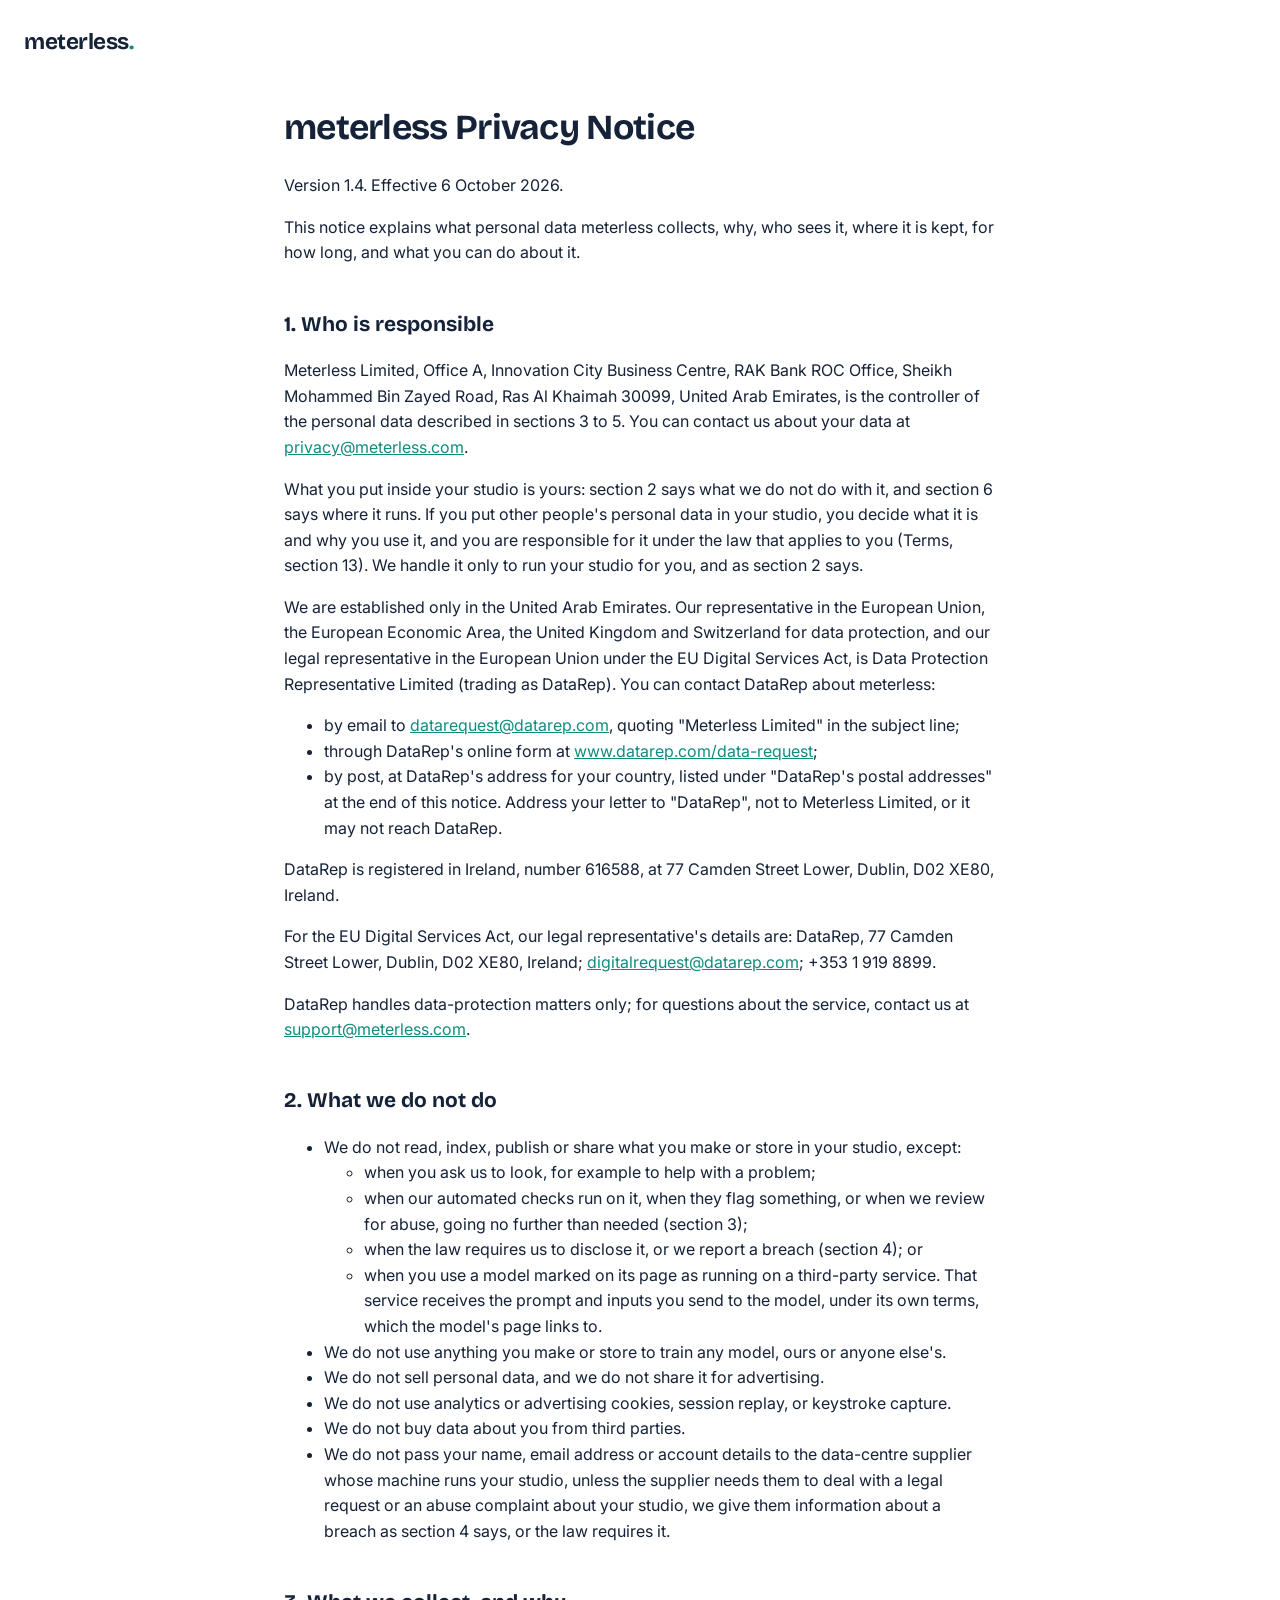
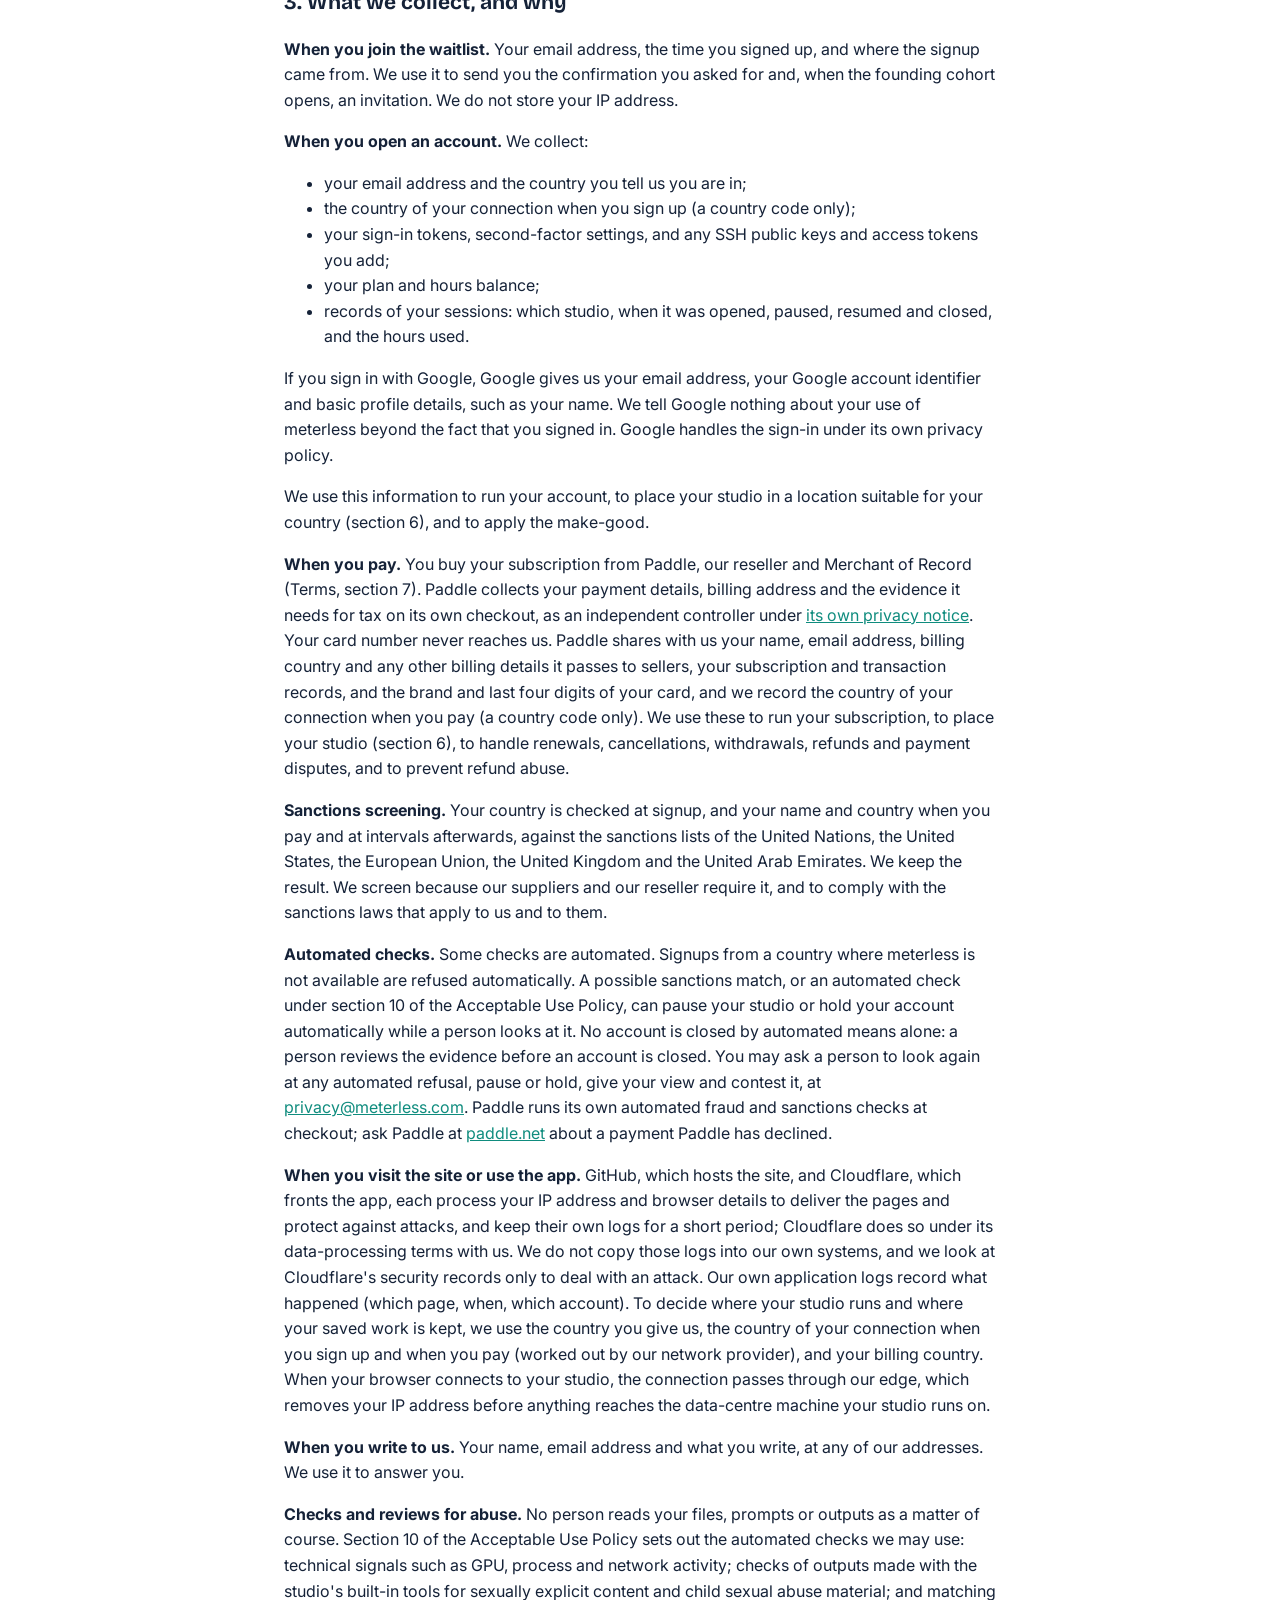
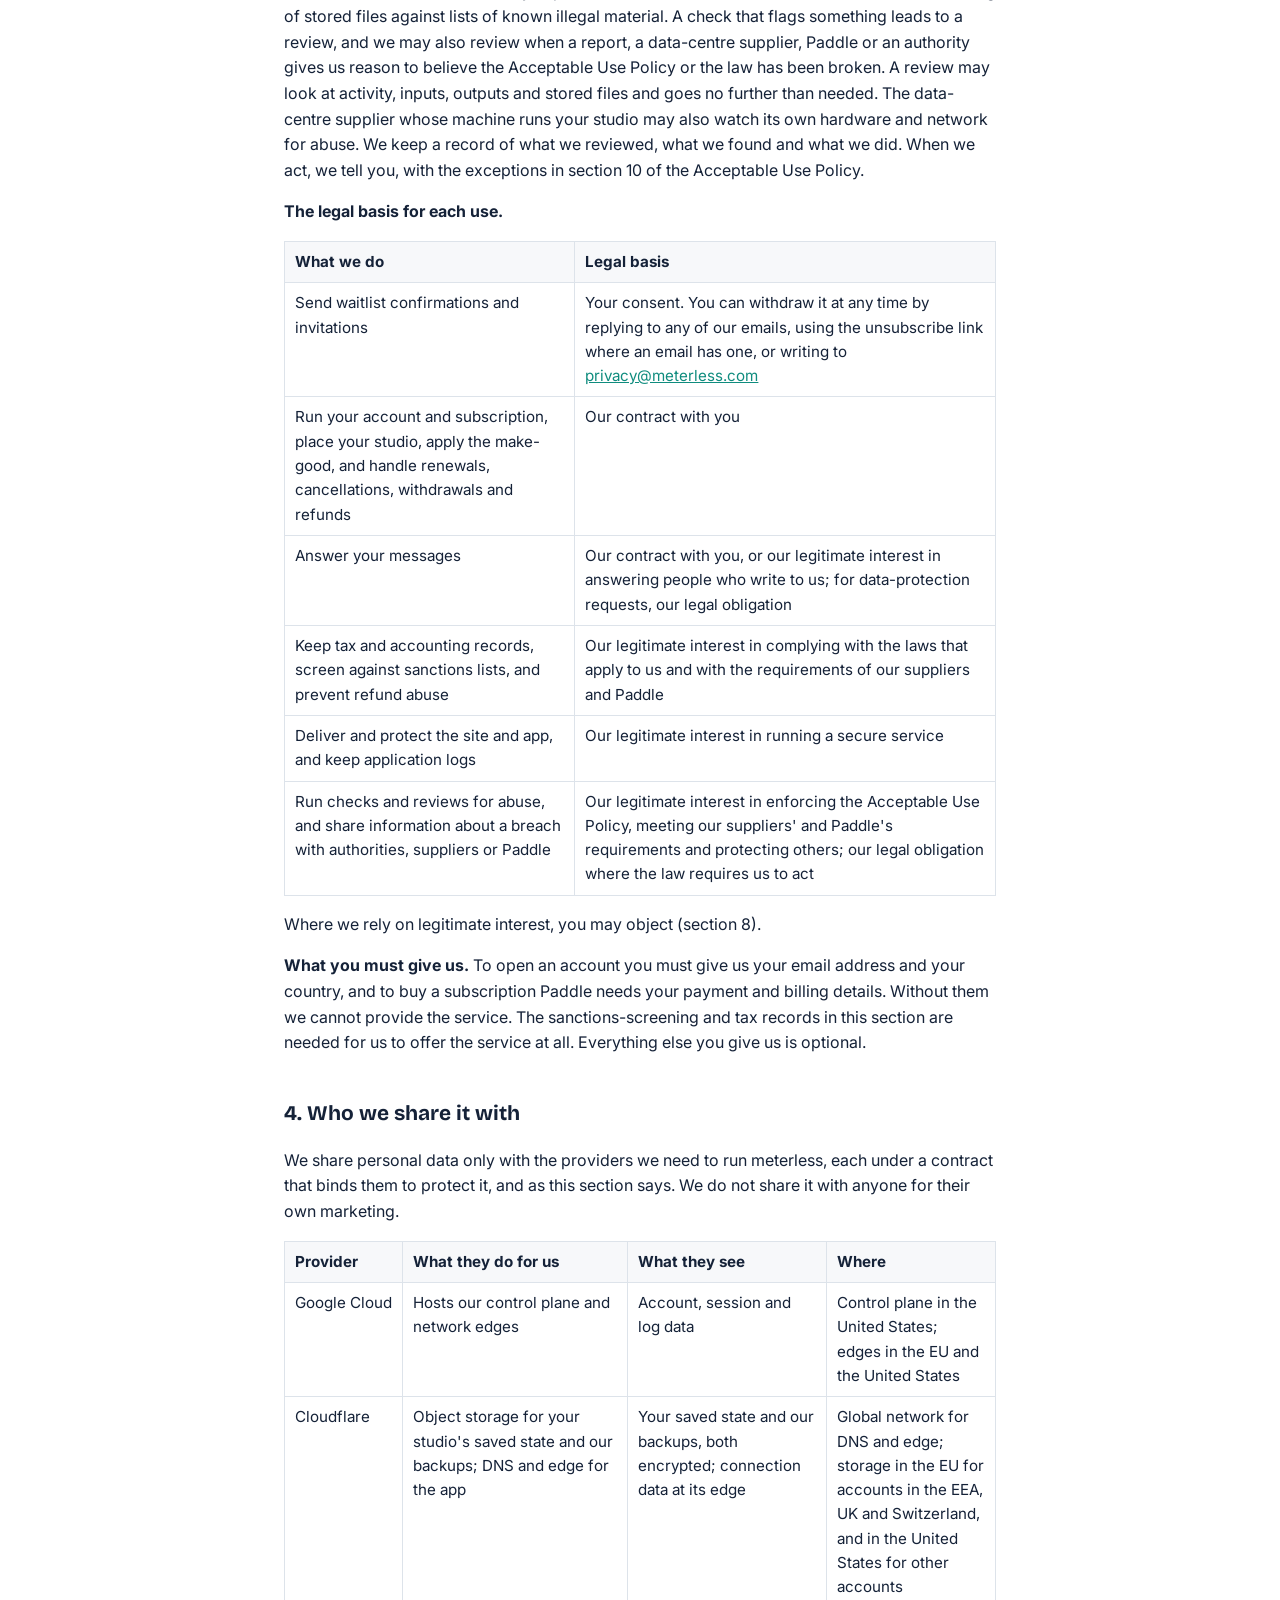
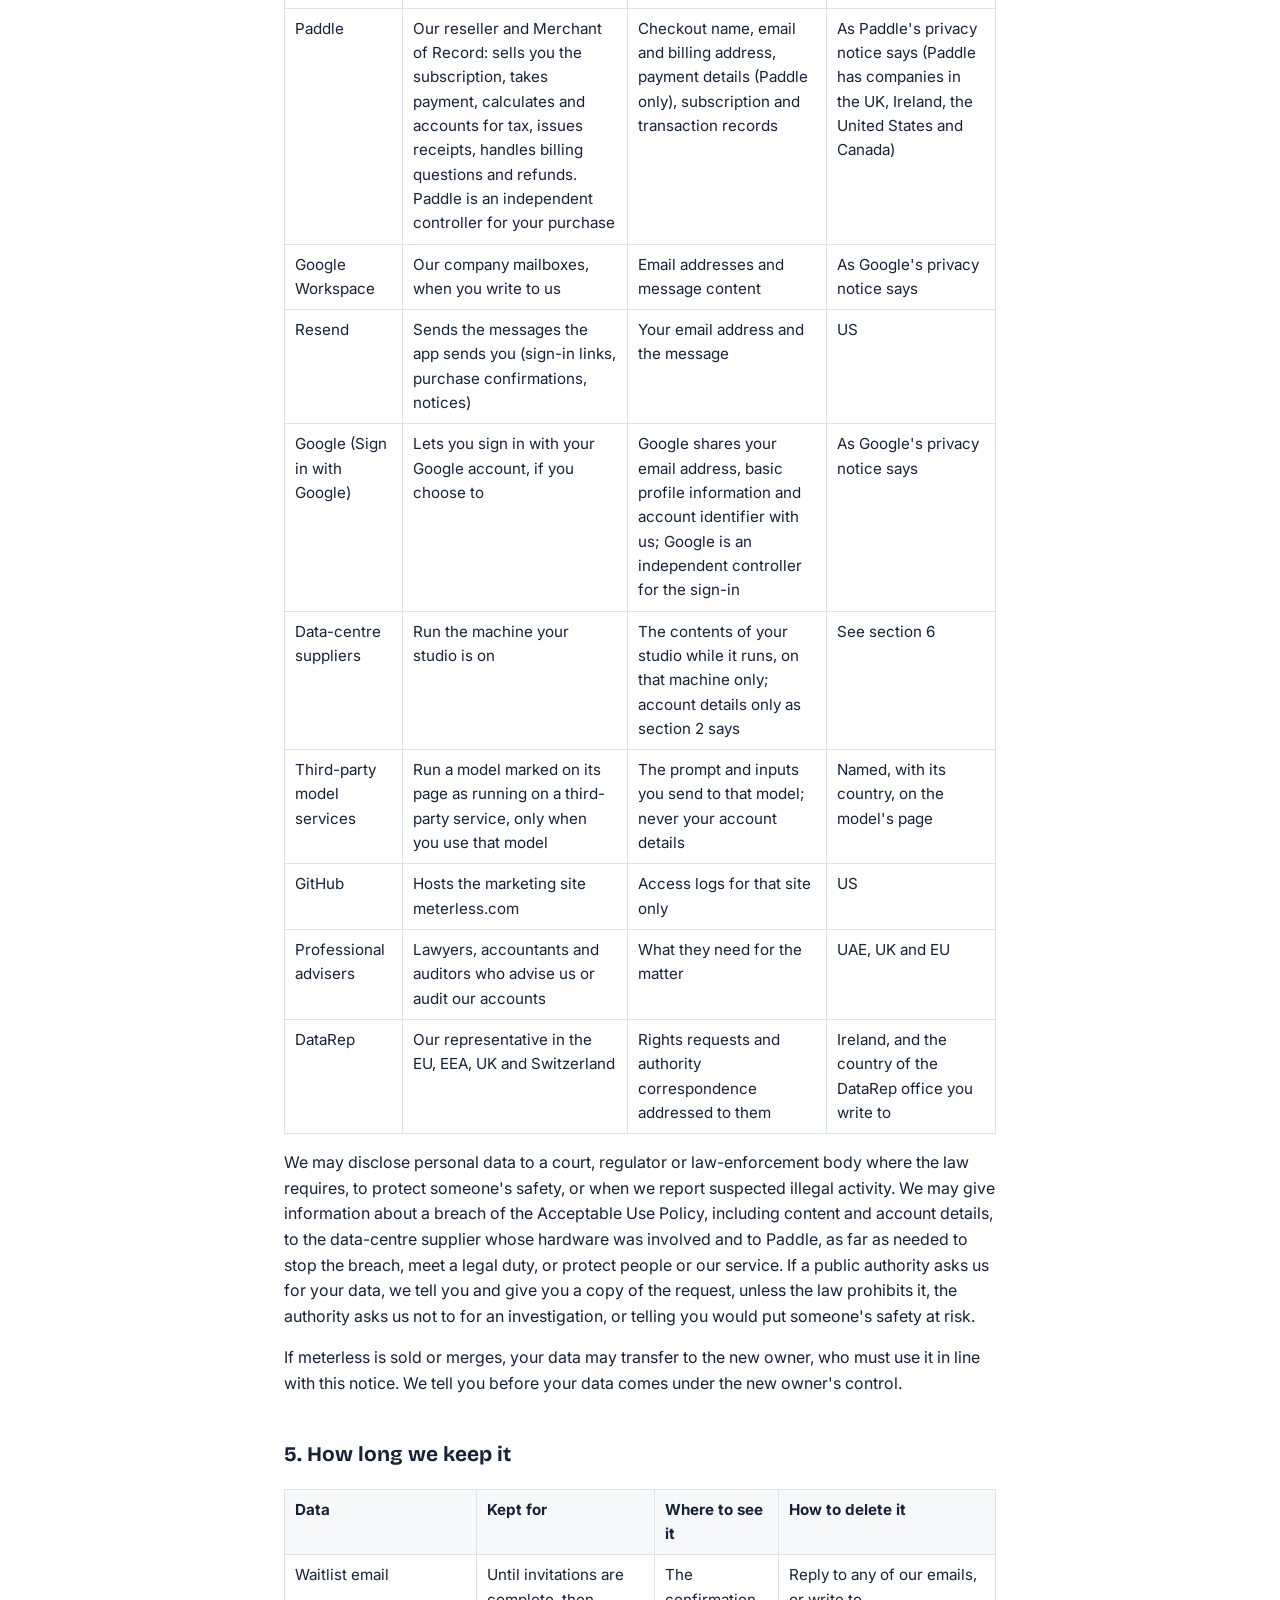
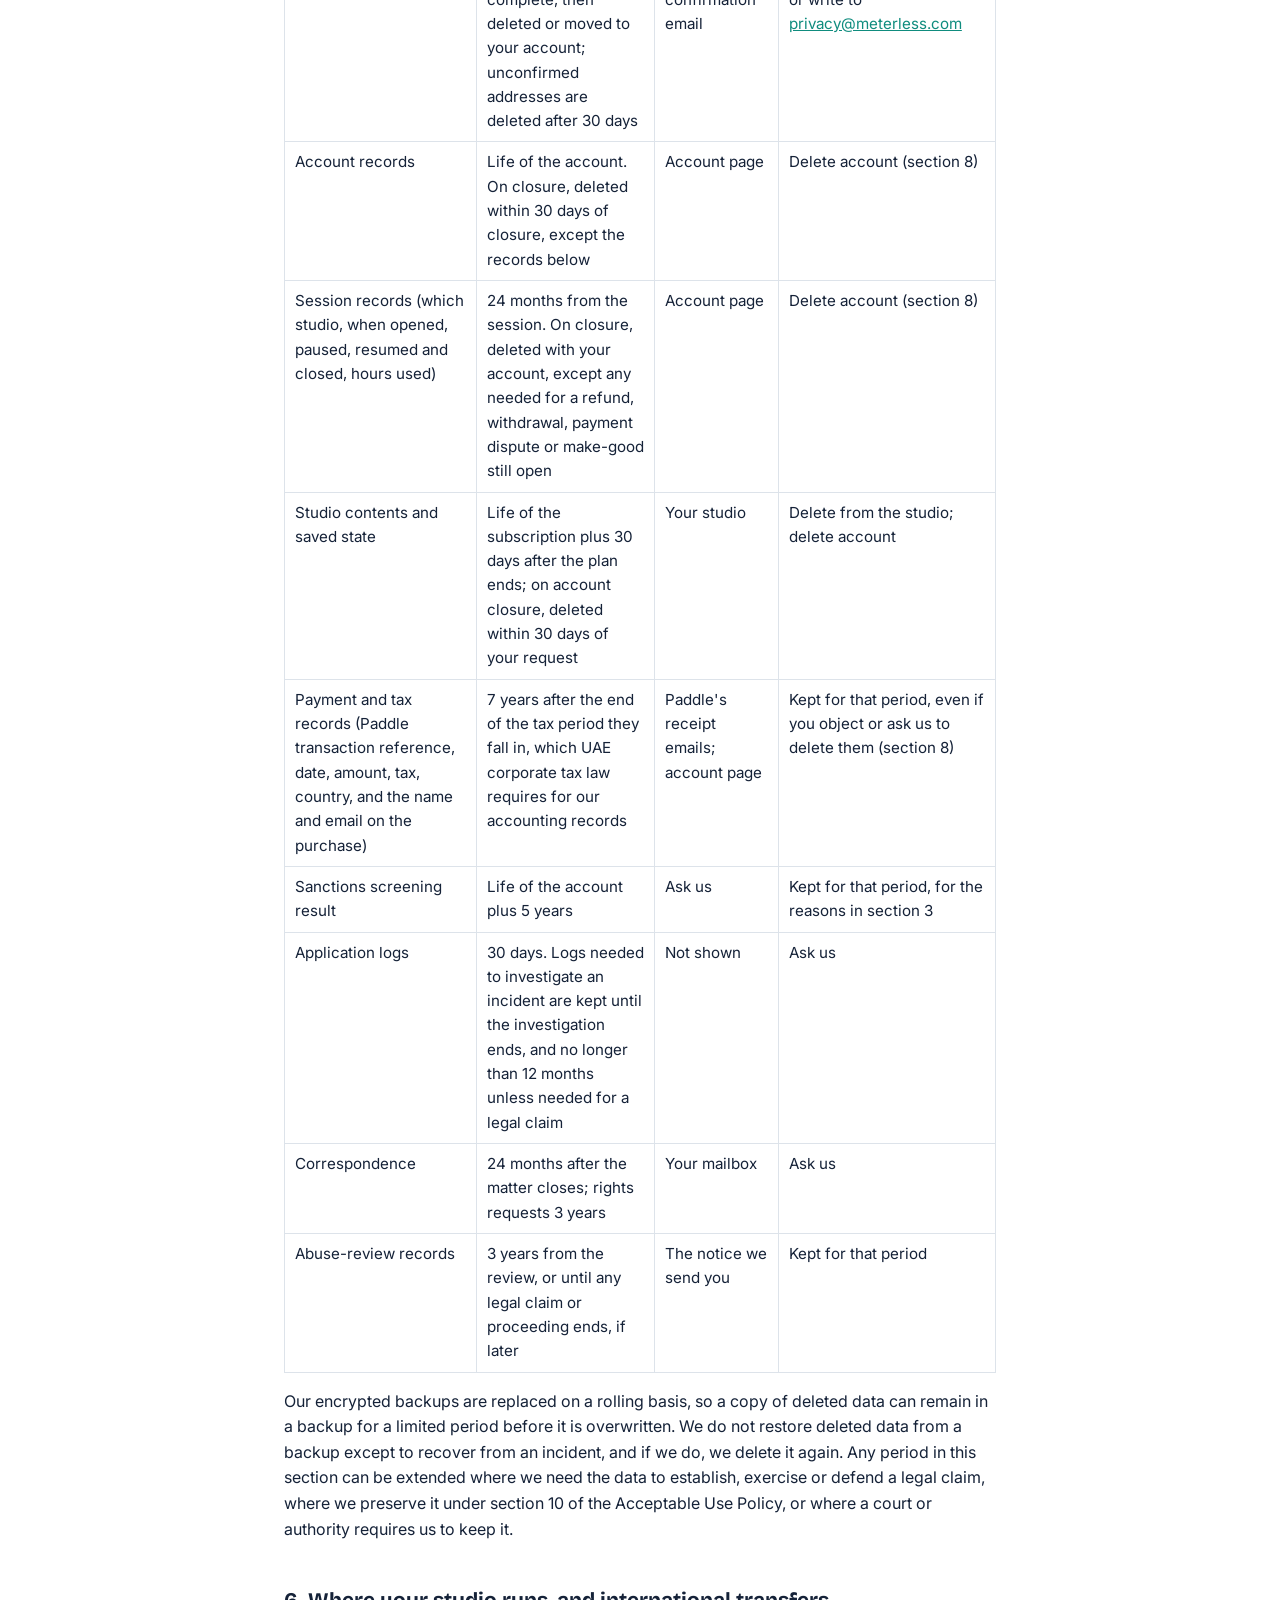
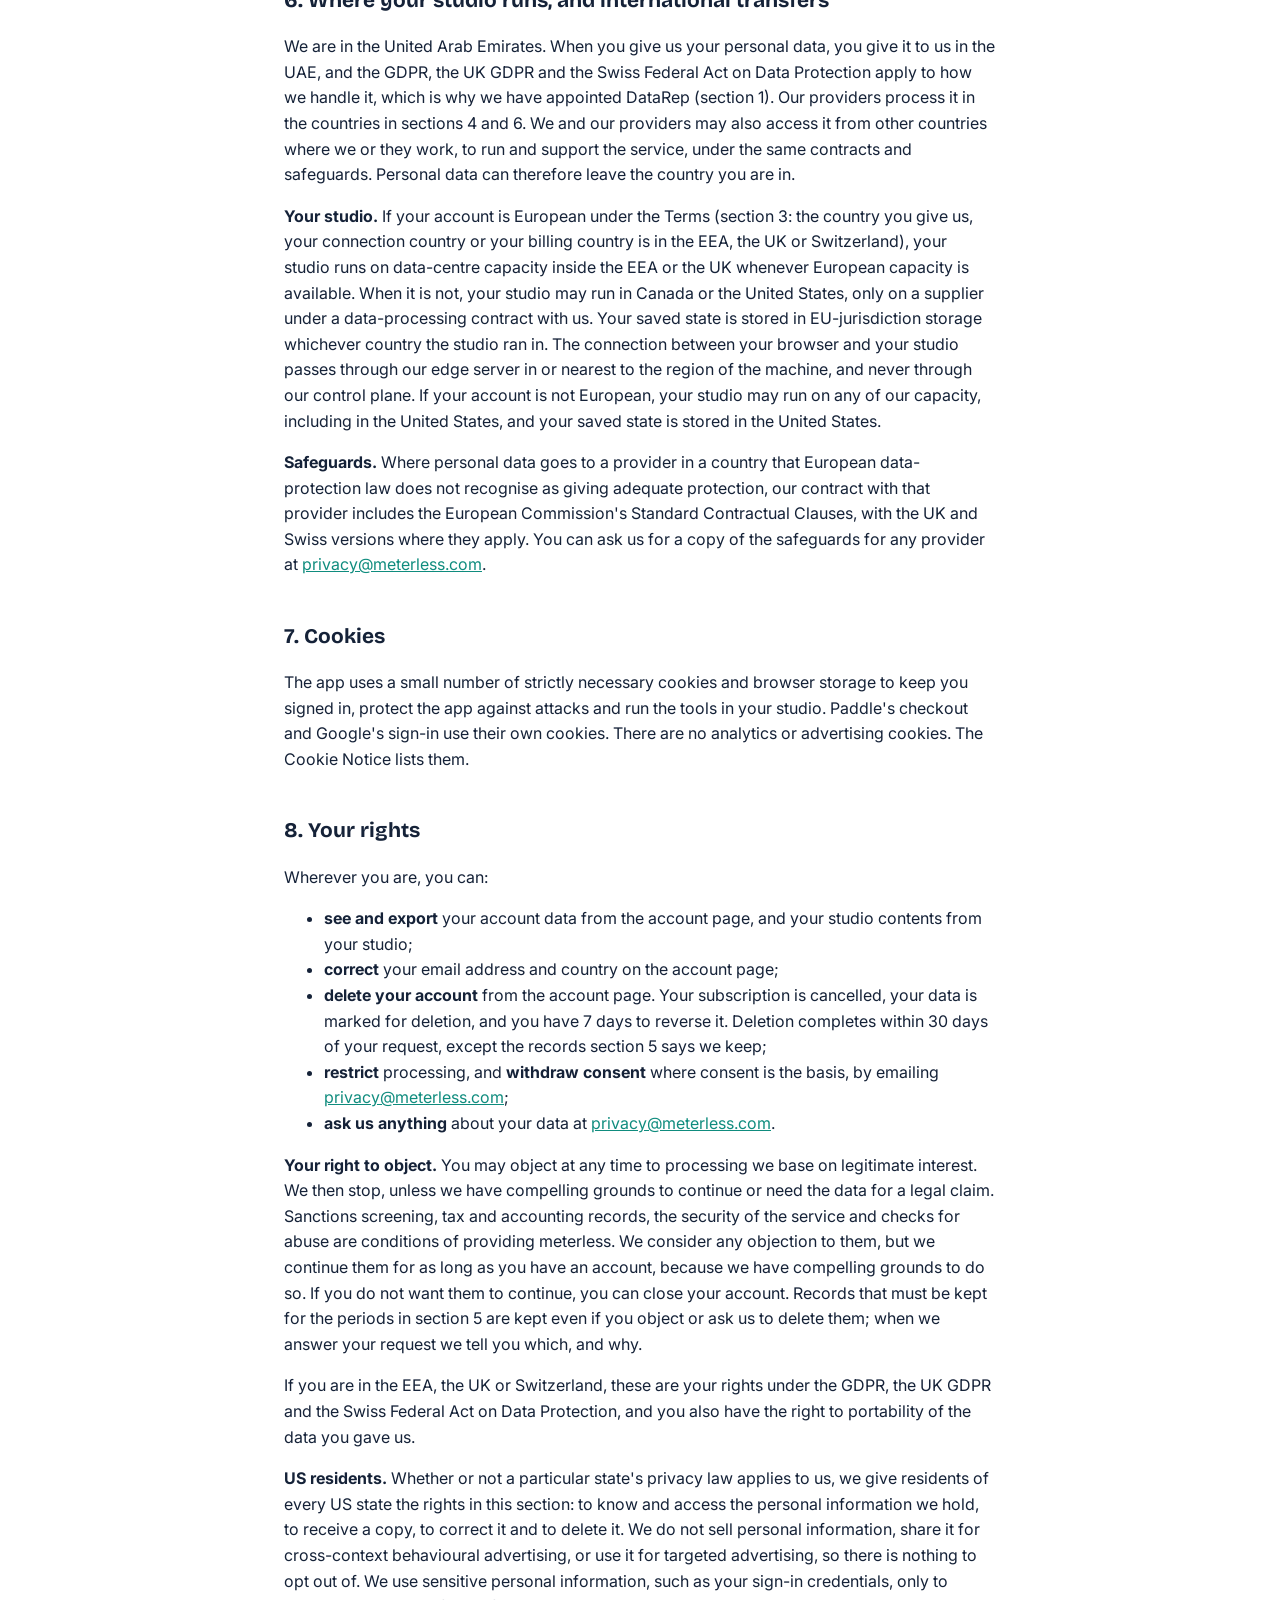
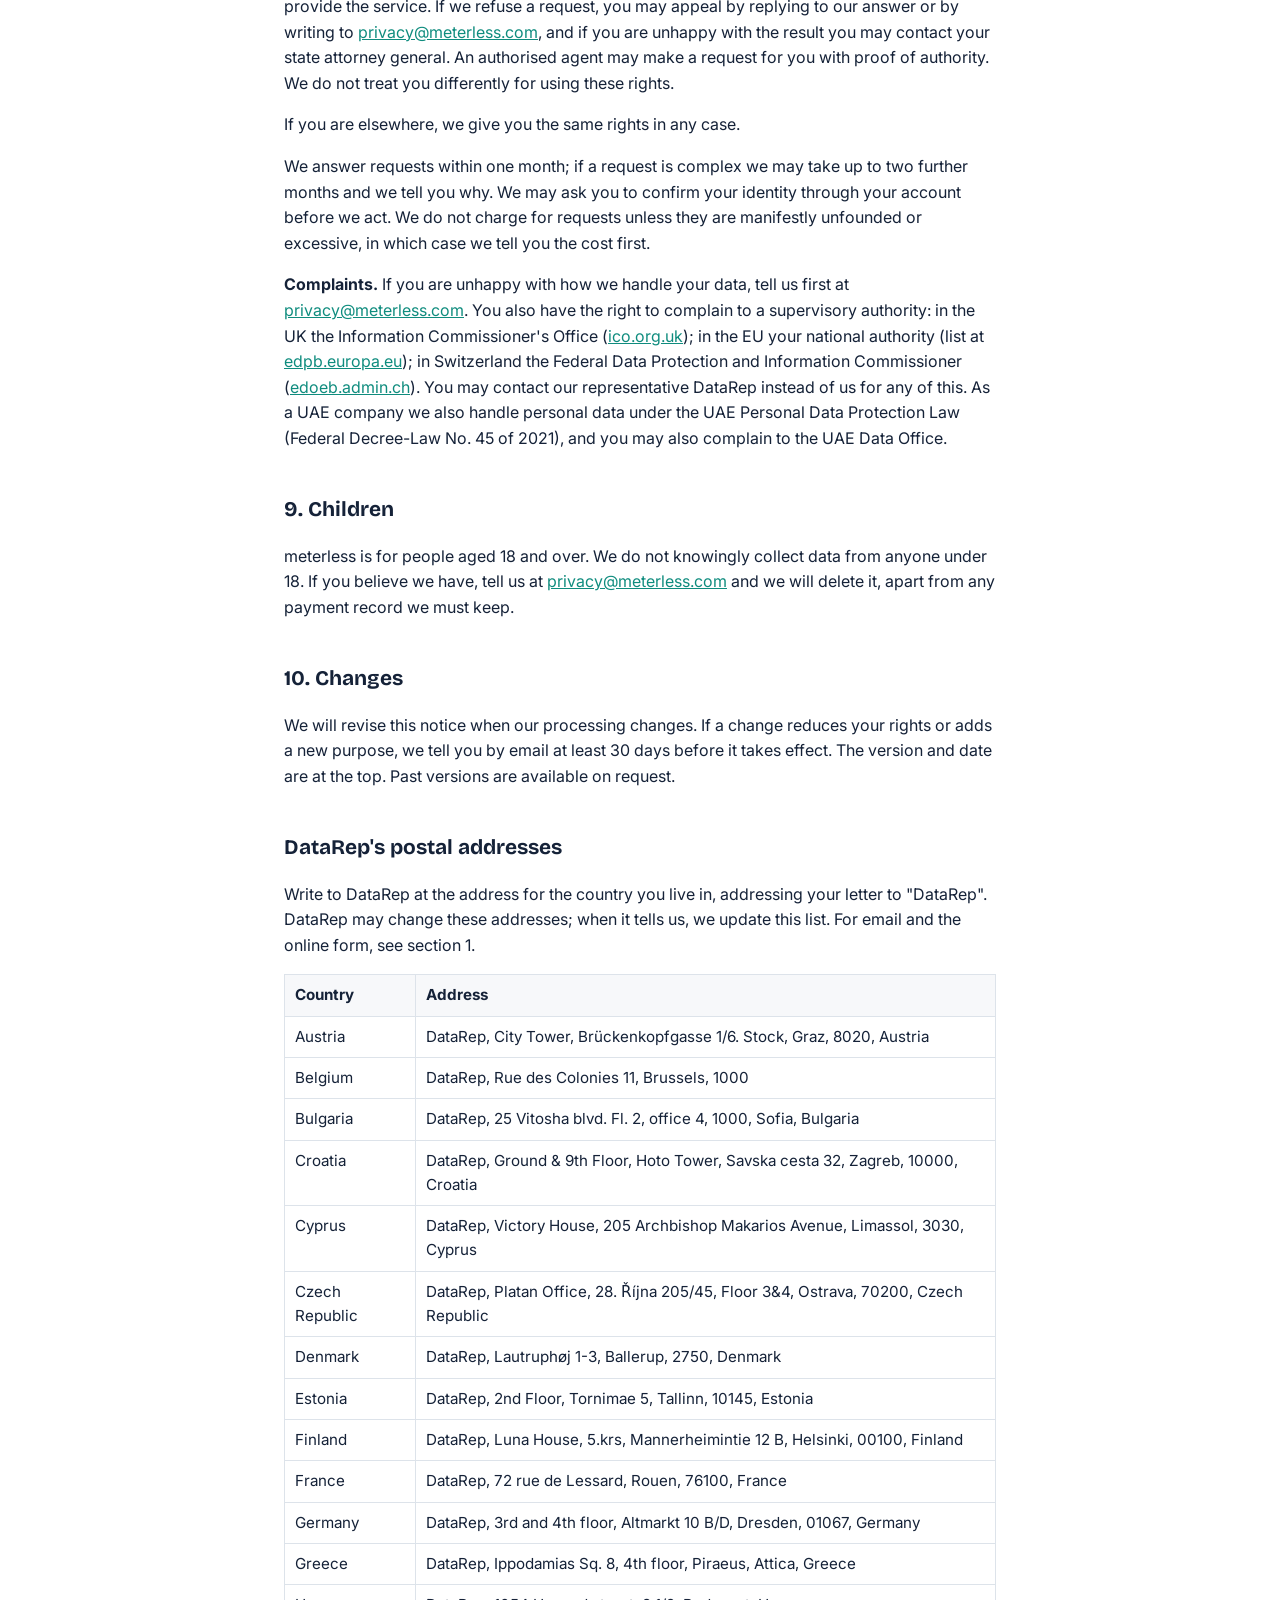
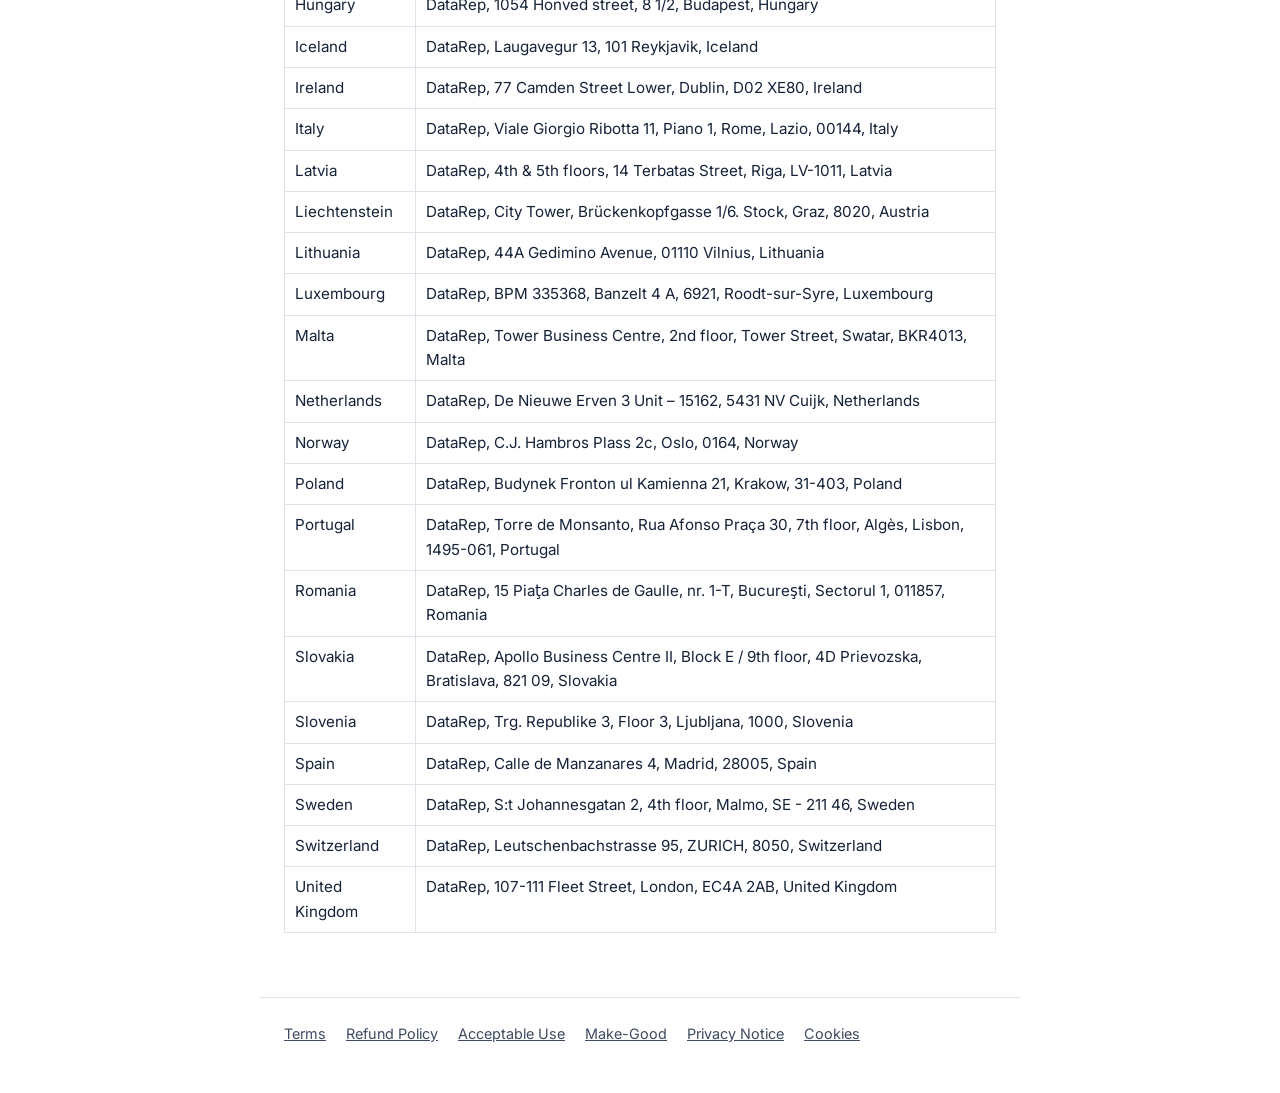
<file: privacy/index.html>
<!DOCTYPE html>
<html lang="en">
<head>
<meta charset="utf-8">
<meta name="viewport" content="width=device-width, initial-scale=1">
<meta name="meterless-source" content="privacy-v1.4-2026-10-06.md sha256:0e52379bc13017263994da4a58bec8e4d8a8330588cf455aa795f3f86928f7f3">
<title>meterless Privacy Notice · meterless</title>
<style>
@font-face{font-family:'Bricolage Grotesque';font-style:normal;font-weight:600;font-display:swap;src:url(/assets/fonts/bricolage-grotesque-latin-600-normal.woff2) format('woff2')}
@font-face{font-family:'Bricolage Grotesque';font-style:normal;font-weight:700;font-display:swap;src:url(/assets/fonts/bricolage-grotesque-latin-700-normal.woff2) format('woff2')}
@font-face{font-family:'Bricolage Grotesque';font-style:normal;font-weight:800;font-display:swap;src:url(/assets/fonts/bricolage-grotesque-latin-800-normal.woff2) format('woff2')}
@font-face{font-family:'Inter';font-style:normal;font-weight:100 900;font-display:swap;src:url(/assets/fonts/inter-latin-var.woff2) format('woff2')}
@font-face{font-family:'IBM Plex Mono';font-style:normal;font-weight:400;font-display:swap;src:url(/assets/fonts/ibm-plex-mono-latin-400-normal.woff2) format('woff2')}
@font-face{font-family:'IBM Plex Mono';font-style:normal;font-weight:500;font-display:swap;src:url(/assets/fonts/ibm-plex-mono-latin-500-normal.woff2) format('woff2')}
  :root{--ink:#152238;--ink-soft:#3D4A61;--teal:#0F8C7E;--line:#DDE3EA;--wash:#F7F8FA}
  *{box-sizing:border-box}
  body{margin:0;background:#fff;color:var(--ink);
       font:16px/1.6 'Inter', system-ui, -apple-system, 'Segoe UI', Roboto, 'Helvetica Neue', Arial, sans-serif}
  .logo{display:inline-block;margin:24px 24px 0;font-family:'Bricolage Grotesque', 'Inter', system-ui, -apple-system, 'Segoe UI', Roboto, 'Helvetica Neue', Arial, sans-serif;font-weight:700;font-size:1.4rem;
        letter-spacing:-.02em;color:var(--ink);text-decoration:none}
  .logo .dot{color:var(--teal)}
  main.legal{max-width:760px;margin:0 auto;padding:24px 24px 64px}
  main.legal h1,main.legal h2,main.legal h3{font-family:'Bricolage Grotesque', 'Inter', system-ui, -apple-system, 'Segoe UI', Roboto, 'Helvetica Neue', Arial, sans-serif;font-weight:700}
  main.legal h1{font-size:clamp(1.6rem,4.5vw,2.2rem);line-height:1.2;letter-spacing:-.02em}
  main.legal h2{font-size:1.3rem;margin-top:2em}
  main.legal h3{font-size:1.1rem;margin-top:1.6em}
  main.legal a{color:var(--teal)}
  main.legal .table{overflow-x:auto}
  main.legal table{border-collapse:collapse;width:100%;font-size:.95rem}
  main.legal th,main.legal td{border:1px solid var(--line);padding:8px 10px;vertical-align:top;text-align:left}
  main.legal th{background:var(--wash)}
  main.legal blockquote{margin:1em 0;padding:0 1em;border-left:3px solid var(--line);color:var(--ink-soft)}
  main.legal code{font-family:'IBM Plex Mono', ui-monospace, SFMono-Regular, Menlo, Consolas, monospace;font-size:.92em}
  footer.site{max-width:760px;margin:0 auto;padding:24px 24px 48px;border-top:1px solid var(--line)}
  footer.site .footer-links{display:flex;flex-wrap:wrap;gap:8px 20px;font-size:.9rem}
  footer.site .footer-links a{color:var(--ink-soft)}
  .placeholder-banner{background:#B42318;color:#fff;font:700 14px/1.4 'Inter', system-ui, -apple-system, 'Segoe UI', Roboto, 'Helvetica Neue', Arial, sans-serif;padding:10px 24px}
</style>
</head>
<body>
<a class="logo" href="/">meterless<span class="dot">.</span></a>
<main class="legal">
<h1 id="meterless-privacy-notice">meterless Privacy Notice</h1>
<p>Version 1.4. Effective 6 October 2026.</p>
<p>This notice explains what personal data meterless collects, why, who sees it, where it is kept, for how long, and what you can do about it.</p>
<h2 id="1-who-is-responsible">1. Who is responsible</h2>
<p>Meterless Limited, Office A, Innovation City Business Centre, RAK Bank ROC Office, Sheikh Mohammed Bin Zayed Road, Ras Al Khaimah 30099, United Arab Emirates, is the controller of the personal data described in sections 3 to 5. You can contact us about your data at <a href="mailto:privacy@meterless.com">privacy@meterless.com</a>.</p>
<p>What you put inside your studio is yours: section 2 says what we do not do with it, and section 6 says where it runs. If you put other people's personal data in your studio, you decide what it is and why you use it, and you are responsible for it under the law that applies to you (Terms, section 13). We handle it only to run your studio for you, and as section 2 says.</p>
<p>We are established only in the United Arab Emirates. Our representative in the European Union, the European Economic Area, the United Kingdom and Switzerland for data protection, and our legal representative in the European Union under the EU Digital Services Act, is Data Protection Representative Limited (trading as DataRep). You can contact DataRep about meterless:</p>
<ul>
<li>
by email to <a href="mailto:datarequest@datarep.com">datarequest@datarep.com</a>, quoting "Meterless Limited" in the subject line;
</li>
<li>
through DataRep's online form at <a href="https://www.datarep.com/data-request">www.datarep.com/data-request</a>;
</li>
<li>
by post, at DataRep's address for your country, listed under "DataRep's postal addresses" at the end of this notice. Address your letter to "DataRep", not to Meterless Limited, or it may not reach DataRep.
</li>
</ul>
<p>DataRep is registered in Ireland, number 616588, at 77 Camden Street Lower, Dublin, D02 XE80, Ireland.</p>
<p>For the EU Digital Services Act, our legal representative's details are: DataRep, 77 Camden Street Lower, Dublin, D02 XE80, Ireland; <a href="mailto:digitalrequest@datarep.com">digitalrequest@datarep.com</a>; +353 1 919 8899.</p>
<p>DataRep handles data-protection matters only; for questions about the service, contact us at <a href="mailto:support@meterless.com">support@meterless.com</a>.</p>
<h2 id="2-what-we-do-not-do">2. What we do not do</h2>
<ul>
<li>
We do not read, index, publish or share what you make or store in your studio, except:
<ul>
<li>
when you ask us to look, for example to help with a problem;
</li>
<li>
when our automated checks run on it, when they flag something, or when we review for abuse, going no further than needed (section 3);
</li>
<li>
when the law requires us to disclose it, or we report a breach (section 4); or
</li>
<li>
when you use a model marked on its page as running on a third-party service. That service receives the prompt and inputs you send to the model, under its own terms, which the model's page links to.
</li>
</ul>
</li>
<li>
We do not use anything you make or store to train any model, ours or anyone else's.
</li>
<li>
We do not sell personal data, and we do not share it for advertising.
</li>
<li>
We do not use analytics or advertising cookies, session replay, or keystroke capture.
</li>
<li>
We do not buy data about you from third parties.
</li>
<li>
We do not pass your name, email address or account details to the data-centre supplier whose machine runs your studio, unless the supplier needs them to deal with a legal request or an abuse complaint about your studio, we give them information about a breach as section 4 says, or the law requires it.
</li>
</ul>
<h2 id="3-what-we-collect-and-why">3. What we collect, and why</h2>
<p><strong>When you join the waitlist.</strong> Your email address, the time you signed up, and where the signup came from. We use it to send you the confirmation you asked for and, when the founding cohort opens, an invitation. We do not store your IP address.</p>
<p><strong>When you open an account.</strong> We collect:</p>
<ul>
<li>
your email address and the country you tell us you are in;
</li>
<li>
the country of your connection when you sign up (a country code only);
</li>
<li>
your sign-in tokens, second-factor settings, and any SSH public keys and access tokens you add;
</li>
<li>
your plan and hours balance;
</li>
<li>
records of your sessions: which studio, when it was opened, paused, resumed and closed, and the hours used.
</li>
</ul>
<p>If you sign in with Google, Google gives us your email address, your Google account identifier and basic profile details, such as your name. We tell Google nothing about your use of meterless beyond the fact that you signed in. Google handles the sign-in under its own privacy policy.</p>
<p>We use this information to run your account, to place your studio in a location suitable for your country (section 6), and to apply the make-good.</p>
<p><strong>When you pay.</strong> You buy your subscription from Paddle, our reseller and Merchant of Record (Terms, section 7). Paddle collects your payment details, billing address and the evidence it needs for tax on its own checkout, as an independent controller under <a href="https://www.paddle.com/legal/privacy">its own privacy notice</a>. Your card number never reaches us. Paddle shares with us your name, email address, billing country and any other billing details it passes to sellers, your subscription and transaction records, and the brand and last four digits of your card, and we record the country of your connection when you pay (a country code only). We use these to run your subscription, to place your studio (section 6), to handle renewals, cancellations, withdrawals, refunds and payment disputes, and to prevent refund abuse.</p>
<p><strong>Sanctions screening.</strong> Your country is checked at signup, and your name and country when you pay and at intervals afterwards, against the sanctions lists of the United Nations, the United States, the European Union, the United Kingdom and the United Arab Emirates. We keep the result. We screen because our suppliers and our reseller require it, and to comply with the sanctions laws that apply to us and to them.</p>
<p><strong>Automated checks.</strong> Some checks are automated. Signups from a country where meterless is not available are refused automatically. A possible sanctions match, or an automated check under section 10 of the Acceptable Use Policy, can pause your studio or hold your account automatically while a person looks at it. No account is closed by automated means alone: a person reviews the evidence before an account is closed. You may ask a person to look again at any automated refusal, pause or hold, give your view and contest it, at <a href="mailto:privacy@meterless.com">privacy@meterless.com</a>. Paddle runs its own automated fraud and sanctions checks at checkout; ask Paddle at <a href="https://www.paddle.net">paddle.net</a> about a payment Paddle has declined.</p>
<p><strong>When you visit the site or use the app.</strong> GitHub, which hosts the site, and Cloudflare, which fronts the app, each process your IP address and browser details to deliver the pages and protect against attacks, and keep their own logs for a short period; Cloudflare does so under its data-processing terms with us. We do not copy those logs into our own systems, and we look at Cloudflare's security records only to deal with an attack. Our own application logs record what happened (which page, when, which account). To decide where your studio runs and where your saved work is kept, we use the country you give us, the country of your connection when you sign up and when you pay (worked out by our network provider), and your billing country. When your browser connects to your studio, the connection passes through our edge, which removes your IP address before anything reaches the data-centre machine your studio runs on.</p>
<p><strong>When you write to us.</strong> Your name, email address and what you write, at any of our addresses. We use it to answer you.</p>
<p><strong>Checks and reviews for abuse.</strong> No person reads your files, prompts or outputs as a matter of course. Section 10 of the Acceptable Use Policy sets out the automated checks we may use: technical signals such as GPU, process and network activity; checks of outputs made with the studio's built-in tools for sexually explicit content and child sexual abuse material; and matching of stored files against lists of known illegal material. A check that flags something leads to a review, and we may also review when a report, a data-centre supplier, Paddle or an authority gives us reason to believe the Acceptable Use Policy or the law has been broken. A review may look at activity, inputs, outputs and stored files and goes no further than needed. The data-centre supplier whose machine runs your studio may also watch its own hardware and network for abuse. We keep a record of what we reviewed, what we found and what we did. When we act, we tell you, with the exceptions in section 10 of the Acceptable Use Policy.</p>
<p><strong>The legal basis for each use.</strong></p>
<div class="table"><table>
<thead><tr><th>What we do</th><th>Legal basis</th></tr></thead>
<tbody>
<tr><td>Send waitlist confirmations and invitations</td><td>Your consent. You can withdraw it at any time by replying to any of our emails, using the unsubscribe link where an email has one, or writing to <a href="mailto:privacy@meterless.com">privacy@meterless.com</a></td></tr>
<tr><td>Run your account and subscription, place your studio, apply the make-good, and handle renewals, cancellations, withdrawals and refunds</td><td>Our contract with you</td></tr>
<tr><td>Answer your messages</td><td>Our contract with you, or our legitimate interest in answering people who write to us; for data-protection requests, our legal obligation</td></tr>
<tr><td>Keep tax and accounting records, screen against sanctions lists, and prevent refund abuse</td><td>Our legitimate interest in complying with the laws that apply to us and with the requirements of our suppliers and Paddle</td></tr>
<tr><td>Deliver and protect the site and app, and keep application logs</td><td>Our legitimate interest in running a secure service</td></tr>
<tr><td>Run checks and reviews for abuse, and share information about a breach with authorities, suppliers or Paddle</td><td>Our legitimate interest in enforcing the Acceptable Use Policy, meeting our suppliers' and Paddle's requirements and protecting others; our legal obligation where the law requires us to act</td></tr>
</tbody></table></div>
<p>Where we rely on legitimate interest, you may object (section 8).</p>
<p><strong>What you must give us.</strong> To open an account you must give us your email address and your country, and to buy a subscription Paddle needs your payment and billing details. Without them we cannot provide the service. The sanctions-screening and tax records in this section are needed for us to offer the service at all. Everything else you give us is optional.</p>
<h2 id="4-who-we-share-it-with">4. Who we share it with</h2>
<p>We share personal data only with the providers we need to run meterless, each under a contract that binds them to protect it, and as this section says. We do not share it with anyone for their own marketing.</p>
<div class="table"><table>
<thead><tr><th>Provider</th><th>What they do for us</th><th>What they see</th><th>Where</th></tr></thead>
<tbody>
<tr><td>Google Cloud</td><td>Hosts our control plane and network edges</td><td>Account, session and log data</td><td>Control plane in the United States; edges in the EU and the United States</td></tr>
<tr><td>Cloudflare</td><td>Object storage for your studio's saved state and our backups; DNS and edge for the app</td><td>Your saved state and our backups, both encrypted; connection data at its edge</td><td>Global network for DNS and edge; storage in the EU for accounts in the EEA, UK and Switzerland, and in the United States for other accounts</td></tr>
<tr><td>Paddle</td><td>Our reseller and Merchant of Record: sells you the subscription, takes payment, calculates and accounts for tax, issues receipts, handles billing questions and refunds. Paddle is an independent controller for your purchase</td><td>Checkout name, email and billing address, payment details (Paddle only), subscription and transaction records</td><td>As Paddle's privacy notice says (Paddle has companies in the UK, Ireland, the United States and Canada)</td></tr>
<tr><td>Google Workspace</td><td>Our company mailboxes, when you write to us</td><td>Email addresses and message content</td><td>As Google's privacy notice says</td></tr>
<tr><td>Resend</td><td>Sends the messages the app sends you (sign-in links, purchase confirmations, notices)</td><td>Your email address and the message</td><td>US</td></tr>
<tr><td>Google (Sign in with Google)</td><td>Lets you sign in with your Google account, if you choose to</td><td>Google shares your email address, basic profile information and account identifier with us; Google is an independent controller for the sign-in</td><td>As Google's privacy notice says</td></tr>
<tr><td>Data-centre suppliers</td><td>Run the machine your studio is on</td><td>The contents of your studio while it runs, on that machine only; account details only as section 2 says</td><td>See section 6</td></tr>
<tr><td>Third-party model services</td><td>Run a model marked on its page as running on a third-party service, only when you use that model</td><td>The prompt and inputs you send to that model; never your account details</td><td>Named, with its country, on the model's page</td></tr>
<tr><td>GitHub</td><td>Hosts the marketing site meterless.com</td><td>Access logs for that site only</td><td>US</td></tr>
<tr><td>Professional advisers</td><td>Lawyers, accountants and auditors who advise us or audit our accounts</td><td>What they need for the matter</td><td>UAE, UK and EU</td></tr>
<tr><td>DataRep</td><td>Our representative in the EU, EEA, UK and Switzerland</td><td>Rights requests and authority correspondence addressed to them</td><td>Ireland, and the country of the DataRep office you write to</td></tr>
</tbody></table></div>
<p>We may disclose personal data to a court, regulator or law-enforcement body where the law requires, to protect someone's safety, or when we report suspected illegal activity. We may give information about a breach of the Acceptable Use Policy, including content and account details, to the data-centre supplier whose hardware was involved and to Paddle, as far as needed to stop the breach, meet a legal duty, or protect people or our service. If a public authority asks us for your data, we tell you and give you a copy of the request, unless the law prohibits it, the authority asks us not to for an investigation, or telling you would put someone's safety at risk.</p>
<p>If meterless is sold or merges, your data may transfer to the new owner, who must use it in line with this notice. We tell you before your data comes under the new owner's control.</p>
<h2 id="5-how-long-we-keep-it">5. How long we keep it</h2>
<div class="table"><table>
<thead><tr><th>Data</th><th>Kept for</th><th>Where to see it</th><th>How to delete it</th></tr></thead>
<tbody>
<tr><td>Waitlist email</td><td>Until invitations are complete, then deleted or moved to your account; unconfirmed addresses are deleted after 30 days</td><td>The confirmation email</td><td>Reply to any of our emails, or write to <a href="mailto:privacy@meterless.com">privacy@meterless.com</a></td></tr>
<tr><td>Account records</td><td>Life of the account. On closure, deleted within 30 days of closure, except the records below</td><td>Account page</td><td>Delete account (section 8)</td></tr>
<tr><td>Session records (which studio, when opened, paused, resumed and closed, hours used)</td><td>24 months from the session. On closure, deleted with your account, except any needed for a refund, withdrawal, payment dispute or make-good still open</td><td>Account page</td><td>Delete account (section 8)</td></tr>
<tr><td>Studio contents and saved state</td><td>Life of the subscription plus 30 days after the plan ends; on account closure, deleted within 30 days of your request</td><td>Your studio</td><td>Delete from the studio; delete account</td></tr>
<tr><td>Payment and tax records (Paddle transaction reference, date, amount, tax, country, and the name and email on the purchase)</td><td>7 years after the end of the tax period they fall in, which UAE corporate tax law requires for our accounting records</td><td>Paddle's receipt emails; account page</td><td>Kept for that period, even if you object or ask us to delete them (section 8)</td></tr>
<tr><td>Sanctions screening result</td><td>Life of the account plus 5 years</td><td>Ask us</td><td>Kept for that period, for the reasons in section 3</td></tr>
<tr><td>Application logs</td><td>30 days. Logs needed to investigate an incident are kept until the investigation ends, and no longer than 12 months unless needed for a legal claim</td><td>Not shown</td><td>Ask us</td></tr>
<tr><td>Correspondence</td><td>24 months after the matter closes; rights requests 3 years</td><td>Your mailbox</td><td>Ask us</td></tr>
<tr><td>Abuse-review records</td><td>3 years from the review, or until any legal claim or proceeding ends, if later</td><td>The notice we send you</td><td>Kept for that period</td></tr>
</tbody></table></div>
<p>Our encrypted backups are replaced on a rolling basis, so a copy of deleted data can remain in a backup for a limited period before it is overwritten. We do not restore deleted data from a backup except to recover from an incident, and if we do, we delete it again. Any period in this section can be extended where we need the data to establish, exercise or defend a legal claim, where we preserve it under section 10 of the Acceptable Use Policy, or where a court or authority requires us to keep it.</p>
<h2 id="6-where-your-studio-runs-and-international-transfers">6. Where your studio runs, and international transfers</h2>
<p>We are in the United Arab Emirates. When you give us your personal data, you give it to us in the UAE, and the GDPR, the UK GDPR and the Swiss Federal Act on Data Protection apply to how we handle it, which is why we have appointed DataRep (section 1). Our providers process it in the countries in sections 4 and 6. We and our providers may also access it from other countries where we or they work, to run and support the service, under the same contracts and safeguards. Personal data can therefore leave the country you are in.</p>
<p><strong>Your studio.</strong> If your account is European under the Terms (section 3: the country you give us, your connection country or your billing country is in the EEA, the UK or Switzerland), your studio runs on data-centre capacity inside the EEA or the UK whenever European capacity is available. When it is not, your studio may run in Canada or the United States, only on a supplier under a data-processing contract with us. Your saved state is stored in EU-jurisdiction storage whichever country the studio ran in. The connection between your browser and your studio passes through our edge server in or nearest to the region of the machine, and never through our control plane. If your account is not European, your studio may run on any of our capacity, including in the United States, and your saved state is stored in the United States.</p>
<p><strong>Safeguards.</strong> Where personal data goes to a provider in a country that European data-protection law does not recognise as giving adequate protection, our contract with that provider includes the European Commission's Standard Contractual Clauses, with the UK and Swiss versions where they apply. You can ask us for a copy of the safeguards for any provider at <a href="mailto:privacy@meterless.com">privacy@meterless.com</a>.</p>
<h2 id="7-cookies">7. Cookies</h2>
<p>The app uses a small number of strictly necessary cookies and browser storage to keep you signed in, protect the app against attacks and run the tools in your studio. Paddle's checkout and Google's sign-in use their own cookies. There are no analytics or advertising cookies. The Cookie Notice lists them.</p>
<h2 id="8-your-rights">8. Your rights</h2>
<p>Wherever you are, you can:</p>
<ul>
<li>
<strong>see and export</strong> your account data from the account page, and your studio contents from your studio;
</li>
<li>
<strong>correct</strong> your email address and country on the account page;
</li>
<li>
<strong>delete your account</strong> from the account page. Your subscription is cancelled, your data is marked for deletion, and you have 7 days to reverse it. Deletion completes within 30 days of your request, except the records section 5 says we keep;
</li>
<li>
<strong>restrict</strong> processing, and <strong>withdraw consent</strong> where consent is the basis, by emailing <a href="mailto:privacy@meterless.com">privacy@meterless.com</a>;
</li>
<li>
<strong>ask us anything</strong> about your data at <a href="mailto:privacy@meterless.com">privacy@meterless.com</a>.
</li>
</ul>
<p><strong>Your right to object.</strong> You may object at any time to processing we base on legitimate interest. We then stop, unless we have compelling grounds to continue or need the data for a legal claim. Sanctions screening, tax and accounting records, the security of the service and checks for abuse are conditions of providing meterless. We consider any objection to them, but we continue them for as long as you have an account, because we have compelling grounds to do so. If you do not want them to continue, you can close your account. Records that must be kept for the periods in section 5 are kept even if you object or ask us to delete them; when we answer your request we tell you which, and why.</p>
<p>If you are in the EEA, the UK or Switzerland, these are your rights under the GDPR, the UK GDPR and the Swiss Federal Act on Data Protection, and you also have the right to portability of the data you gave us.</p>
<p><strong>US residents.</strong> Whether or not a particular state's privacy law applies to us, we give residents of every US state the rights in this section: to know and access the personal information we hold, to receive a copy, to correct it and to delete it. We do not sell personal information, share it for cross-context behavioural advertising, or use it for targeted advertising, so there is nothing to opt out of. We use sensitive personal information, such as your sign-in credentials, only to provide the service. If we refuse a request, you may appeal by replying to our answer or by writing to <a href="mailto:privacy@meterless.com">privacy@meterless.com</a>, and if you are unhappy with the result you may contact your state attorney general. An authorised agent may make a request for you with proof of authority. We do not treat you differently for using these rights.</p>
<p>If you are elsewhere, we give you the same rights in any case.</p>
<p>We answer requests within one month; if a request is complex we may take up to two further months and we tell you why. We may ask you to confirm your identity through your account before we act. We do not charge for requests unless they are manifestly unfounded or excessive, in which case we tell you the cost first.</p>
<p><strong>Complaints.</strong> If you are unhappy with how we handle your data, tell us first at <a href="mailto:privacy@meterless.com">privacy@meterless.com</a>. You also have the right to complain to a supervisory authority: in the UK the Information Commissioner's Office (<a href="https://ico.org.uk">ico.org.uk</a>); in the EU your national authority (list at <a href="https://www.edpb.europa.eu">edpb.europa.eu</a>); in Switzerland the Federal Data Protection and Information Commissioner (<a href="https://www.edoeb.admin.ch">edoeb.admin.ch</a>). You may contact our representative DataRep instead of us for any of this. As a UAE company we also handle personal data under the UAE Personal Data Protection Law (Federal Decree-Law No. 45 of 2021), and you may also complain to the UAE Data Office.</p>
<h2 id="9-children">9. Children</h2>
<p>meterless is for people aged 18 and over. We do not knowingly collect data from anyone under 18. If you believe we have, tell us at <a href="mailto:privacy@meterless.com">privacy@meterless.com</a> and we will delete it, apart from any payment record we must keep.</p>
<h2 id="10-changes">10. Changes</h2>
<p>We will revise this notice when our processing changes. If a change reduces your rights or adds a new purpose, we tell you by email at least 30 days before it takes effect. The version and date are at the top. Past versions are available on request.</p>
<h2 id="datareps-postal-addresses">DataRep's postal addresses</h2>
<p>Write to DataRep at the address for the country you live in, addressing your letter to "DataRep". DataRep may change these addresses; when it tells us, we update this list. For email and the online form, see section 1.</p>
<div class="table"><table>
<thead><tr><th>Country</th><th>Address</th></tr></thead>
<tbody>
<tr><td>Austria</td><td>DataRep, City Tower, Brückenkopfgasse 1/6. Stock, Graz, 8020, Austria</td></tr>
<tr><td>Belgium</td><td>DataRep, Rue des Colonies 11, Brussels, 1000</td></tr>
<tr><td>Bulgaria</td><td>DataRep, 25 Vitosha blvd. Fl. 2, office 4, 1000, Sofia, Bulgaria</td></tr>
<tr><td>Croatia</td><td>DataRep, Ground &amp; 9th Floor, Hoto Tower, Savska cesta 32, Zagreb, 10000, Croatia</td></tr>
<tr><td>Cyprus</td><td>DataRep, Victory House, 205 Archbishop Makarios Avenue, Limassol, 3030, Cyprus</td></tr>
<tr><td>Czech Republic</td><td>DataRep, Platan Office, 28. Října 205/45, Floor 3&amp;4, Ostrava, 70200, Czech Republic</td></tr>
<tr><td>Denmark</td><td>DataRep, Lautruphøj 1-3, Ballerup, 2750, Denmark</td></tr>
<tr><td>Estonia</td><td>DataRep, 2nd Floor, Tornimae 5, Tallinn, 10145, Estonia</td></tr>
<tr><td>Finland</td><td>DataRep, Luna House, 5.krs, Mannerheimintie 12 B, Helsinki, 00100, Finland</td></tr>
<tr><td>France</td><td>DataRep, 72 rue de Lessard, Rouen, 76100, France</td></tr>
<tr><td>Germany</td><td>DataRep, 3rd and 4th floor, Altmarkt 10 B/D, Dresden, 01067, Germany</td></tr>
<tr><td>Greece</td><td>DataRep, Ippodamias Sq. 8, 4th floor, Piraeus, Attica, Greece</td></tr>
<tr><td>Hungary</td><td>DataRep, 1054 Honved street, 8 1/2, Budapest, Hungary</td></tr>
<tr><td>Iceland</td><td>DataRep, Laugavegur 13, 101 Reykjavik, Iceland</td></tr>
<tr><td>Ireland</td><td>DataRep, 77 Camden Street Lower, Dublin, D02 XE80, Ireland</td></tr>
<tr><td>Italy</td><td>DataRep, Viale Giorgio Ribotta 11, Piano 1, Rome, Lazio, 00144, Italy</td></tr>
<tr><td>Latvia</td><td>DataRep, 4th &amp; 5th floors, 14 Terbatas Street, Riga, LV-1011, Latvia</td></tr>
<tr><td>Liechtenstein</td><td>DataRep, City Tower, Brückenkopfgasse 1/6. Stock, Graz, 8020, Austria</td></tr>
<tr><td>Lithuania</td><td>DataRep, 44A Gedimino Avenue, 01110 Vilnius, Lithuania</td></tr>
<tr><td>Luxembourg</td><td>DataRep, BPM 335368, Banzelt 4 A, 6921, Roodt-sur-Syre, Luxembourg</td></tr>
<tr><td>Malta</td><td>DataRep, Tower Business Centre, 2nd floor, Tower Street, Swatar, BKR4013, Malta</td></tr>
<tr><td>Netherlands</td><td>DataRep, De Nieuwe Erven 3 Unit – 15162, 5431 NV Cuijk, Netherlands</td></tr>
<tr><td>Norway</td><td>DataRep, C.J. Hambros Plass 2c, Oslo, 0164, Norway</td></tr>
<tr><td>Poland</td><td>DataRep, Budynek Fronton ul Kamienna 21, Krakow, 31-403, Poland</td></tr>
<tr><td>Portugal</td><td>DataRep, Torre de Monsanto, Rua Afonso Praça 30, 7th floor, Algès, Lisbon, 1495-061, Portugal</td></tr>
<tr><td>Romania</td><td>DataRep, 15 Piaţa Charles de Gaulle, nr. 1-T, Bucureşti, Sectorul 1, 011857, Romania</td></tr>
<tr><td>Slovakia</td><td>DataRep, Apollo Business Centre II, Block E / 9th floor, 4D Prievozska, Bratislava, 821 09, Slovakia</td></tr>
<tr><td>Slovenia</td><td>DataRep, Trg. Republike 3, Floor 3, Ljubljana, 1000, Slovenia</td></tr>
<tr><td>Spain</td><td>DataRep, Calle de Manzanares 4, Madrid, 28005, Spain</td></tr>
<tr><td>Sweden</td><td>DataRep, S:t Johannesgatan 2, 4th floor, Malmo, SE - 211 46, Sweden</td></tr>
<tr><td>Switzerland</td><td>DataRep, Leutschenbachstrasse 95, ZURICH, 8050, Switzerland</td></tr>
<tr><td>United Kingdom</td><td>DataRep, 107-111 Fleet Street, London, EC4A 2AB, United Kingdom</td></tr>
</tbody></table></div>
</main>
<footer class="site"><nav class="footer-links" aria-label="Legal"><a href="/terms">Terms</a><a href="/refunds">Refund Policy</a><a href="/acceptable-use">Acceptable Use</a><a href="/make-good">Make-Good</a><a href="/privacy">Privacy Notice</a><a href="/cookies">Cookies</a></nav></footer>
</body>
</html>
</file>
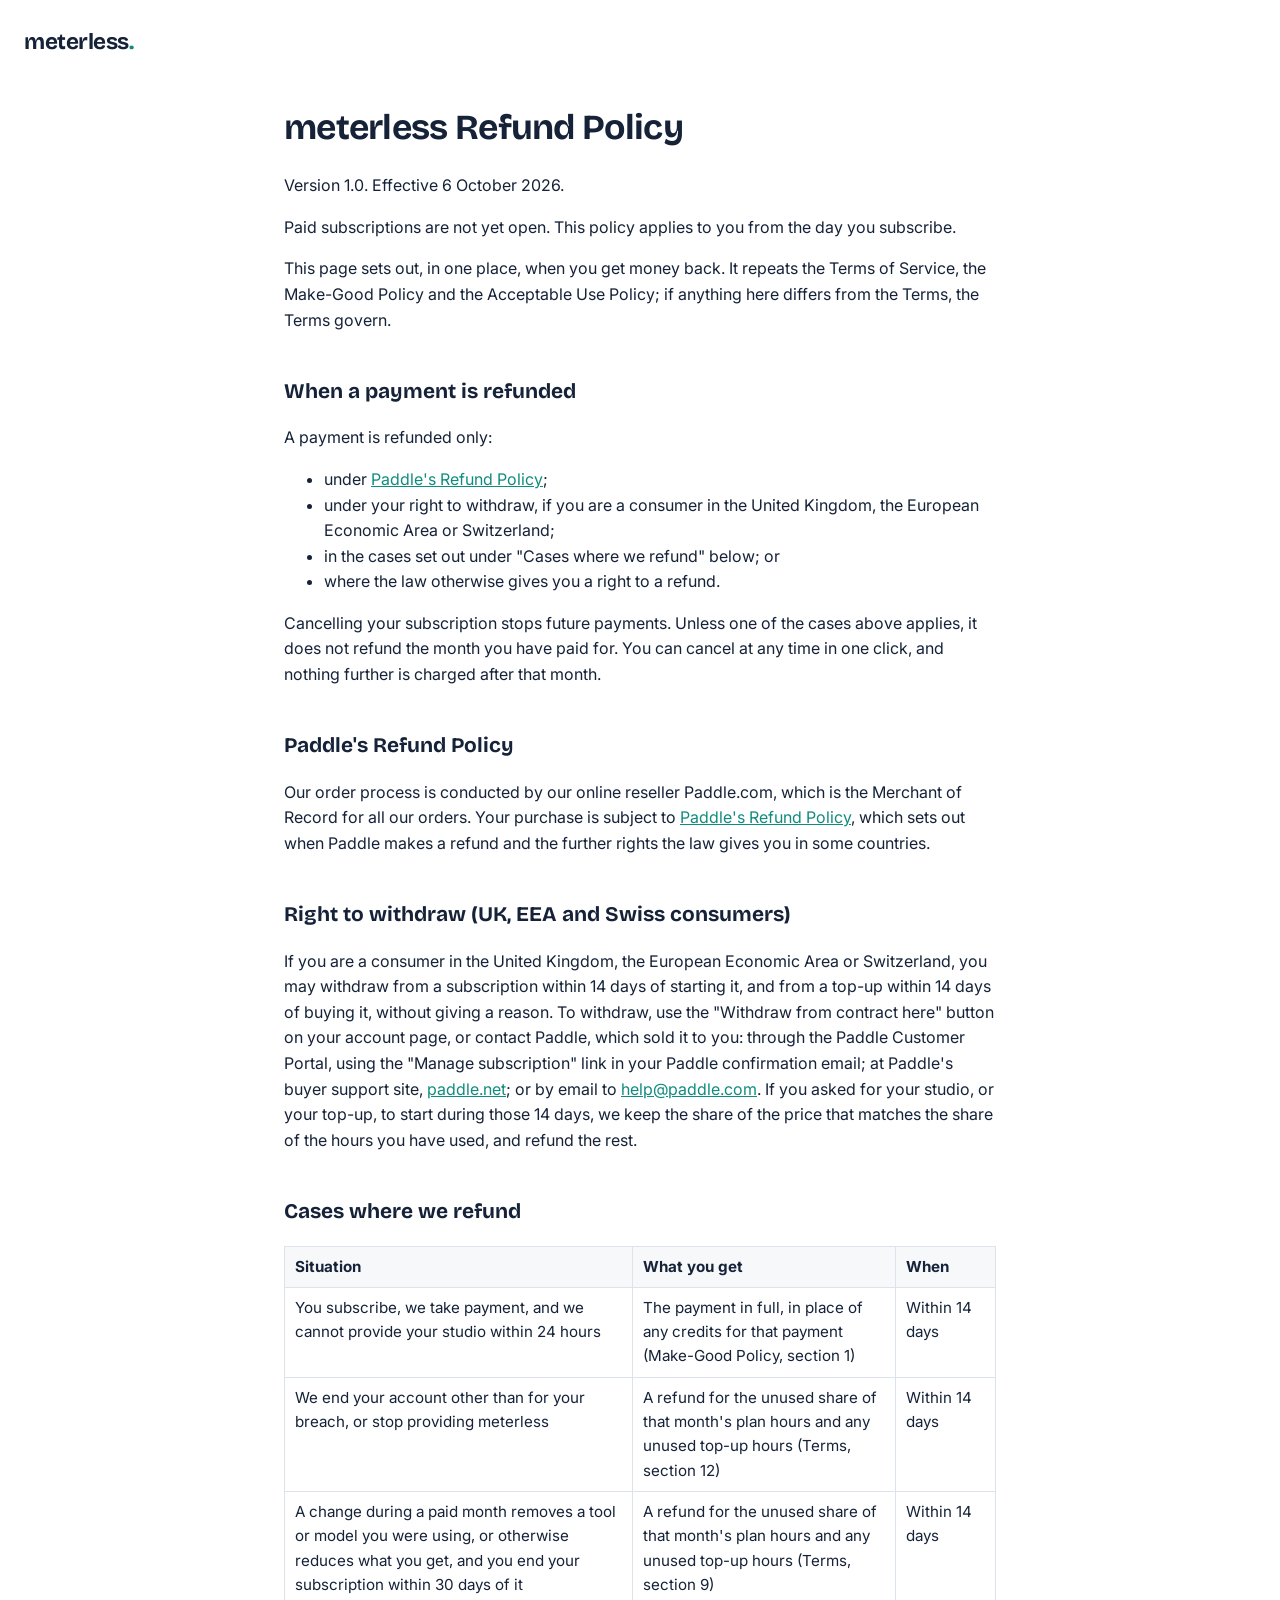
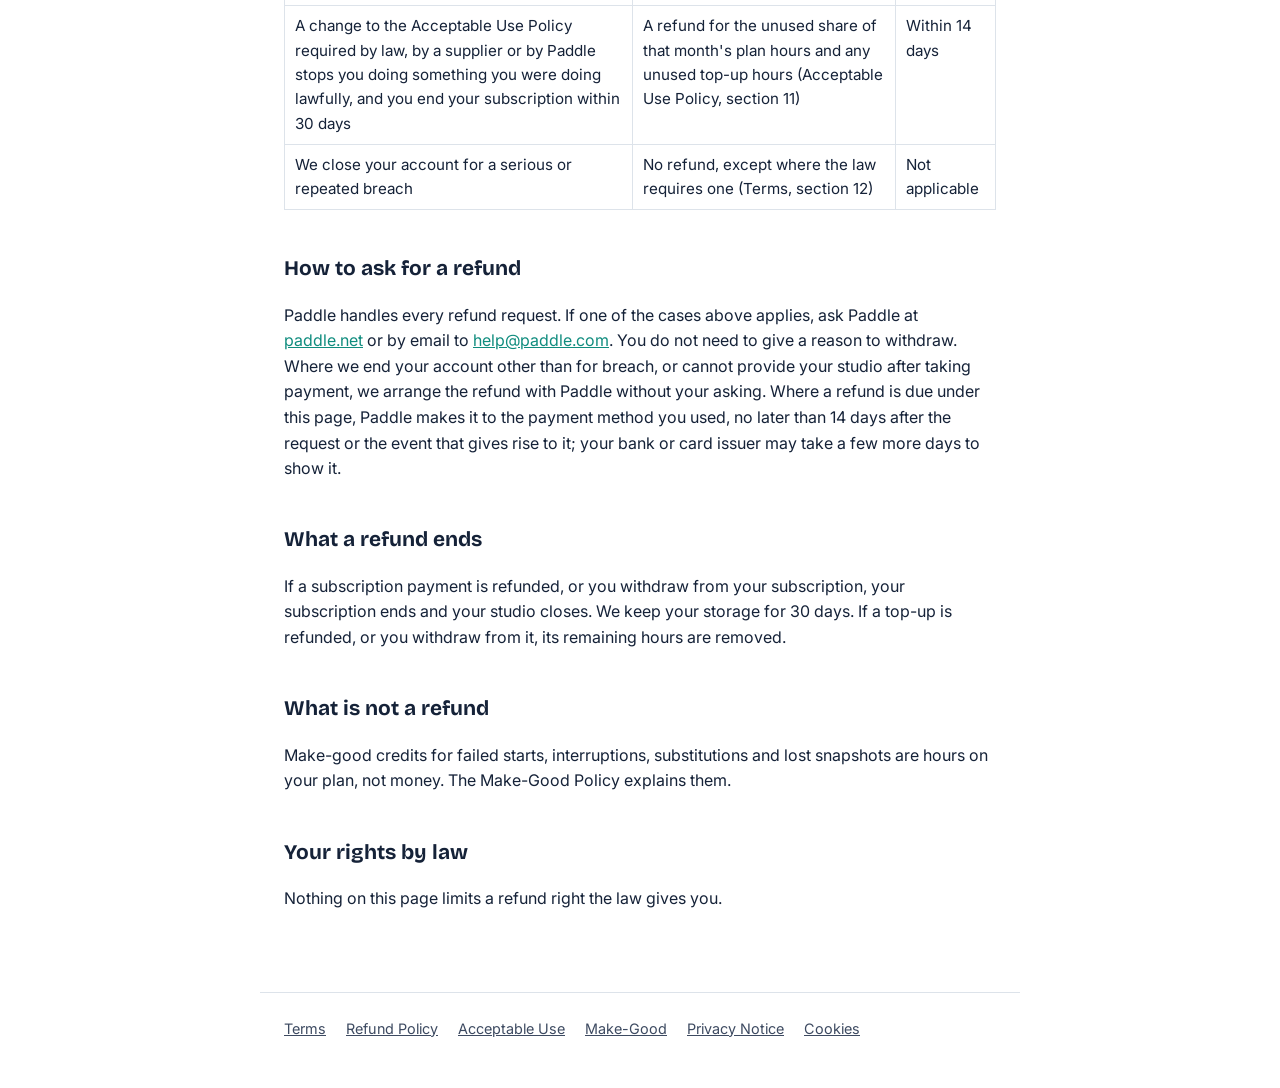
<file: refunds/index.html>
<!DOCTYPE html>
<html lang="en">
<head>
<meta charset="utf-8">
<meta name="viewport" content="width=device-width, initial-scale=1">
<meta name="meterless-source" content="refunds-v1.0-2026-10-06.md sha256:53e194d63b96f89f2e6db1d1acae42d5742052ee602fbaf72996c960acad723d">
<title>meterless Refund Policy · meterless</title>
<style>
@font-face{font-family:'Bricolage Grotesque';font-style:normal;font-weight:600;font-display:swap;src:url(/assets/fonts/bricolage-grotesque-latin-600-normal.woff2) format('woff2')}
@font-face{font-family:'Bricolage Grotesque';font-style:normal;font-weight:700;font-display:swap;src:url(/assets/fonts/bricolage-grotesque-latin-700-normal.woff2) format('woff2')}
@font-face{font-family:'Bricolage Grotesque';font-style:normal;font-weight:800;font-display:swap;src:url(/assets/fonts/bricolage-grotesque-latin-800-normal.woff2) format('woff2')}
@font-face{font-family:'Inter';font-style:normal;font-weight:100 900;font-display:swap;src:url(/assets/fonts/inter-latin-var.woff2) format('woff2')}
@font-face{font-family:'IBM Plex Mono';font-style:normal;font-weight:400;font-display:swap;src:url(/assets/fonts/ibm-plex-mono-latin-400-normal.woff2) format('woff2')}
@font-face{font-family:'IBM Plex Mono';font-style:normal;font-weight:500;font-display:swap;src:url(/assets/fonts/ibm-plex-mono-latin-500-normal.woff2) format('woff2')}
  :root{--ink:#152238;--ink-soft:#3D4A61;--teal:#0F8C7E;--line:#DDE3EA;--wash:#F7F8FA}
  *{box-sizing:border-box}
  body{margin:0;background:#fff;color:var(--ink);
       font:16px/1.6 'Inter', system-ui, -apple-system, 'Segoe UI', Roboto, 'Helvetica Neue', Arial, sans-serif}
  .logo{display:inline-block;margin:24px 24px 0;font-family:'Bricolage Grotesque', 'Inter', system-ui, -apple-system, 'Segoe UI', Roboto, 'Helvetica Neue', Arial, sans-serif;font-weight:700;font-size:1.4rem;
        letter-spacing:-.02em;color:var(--ink);text-decoration:none}
  .logo .dot{color:var(--teal)}
  main.legal{max-width:760px;margin:0 auto;padding:24px 24px 64px}
  main.legal h1,main.legal h2,main.legal h3{font-family:'Bricolage Grotesque', 'Inter', system-ui, -apple-system, 'Segoe UI', Roboto, 'Helvetica Neue', Arial, sans-serif;font-weight:700}
  main.legal h1{font-size:clamp(1.6rem,4.5vw,2.2rem);line-height:1.2;letter-spacing:-.02em}
  main.legal h2{font-size:1.3rem;margin-top:2em}
  main.legal h3{font-size:1.1rem;margin-top:1.6em}
  main.legal a{color:var(--teal)}
  main.legal .table{overflow-x:auto}
  main.legal table{border-collapse:collapse;width:100%;font-size:.95rem}
  main.legal th,main.legal td{border:1px solid var(--line);padding:8px 10px;vertical-align:top;text-align:left}
  main.legal th{background:var(--wash)}
  main.legal blockquote{margin:1em 0;padding:0 1em;border-left:3px solid var(--line);color:var(--ink-soft)}
  main.legal code{font-family:'IBM Plex Mono', ui-monospace, SFMono-Regular, Menlo, Consolas, monospace;font-size:.92em}
  footer.site{max-width:760px;margin:0 auto;padding:24px 24px 48px;border-top:1px solid var(--line)}
  footer.site .footer-links{display:flex;flex-wrap:wrap;gap:8px 20px;font-size:.9rem}
  footer.site .footer-links a{color:var(--ink-soft)}
  .placeholder-banner{background:#B42318;color:#fff;font:700 14px/1.4 'Inter', system-ui, -apple-system, 'Segoe UI', Roboto, 'Helvetica Neue', Arial, sans-serif;padding:10px 24px}
</style>
</head>
<body>
<a class="logo" href="/">meterless<span class="dot">.</span></a>
<main class="legal">
<h1 id="meterless-refund-policy">meterless Refund Policy</h1>
<p>Version 1.0. Effective 6 October 2026.</p>
<p>Paid subscriptions are not yet open. This policy applies to you from the day you subscribe.</p>
<p>This page sets out, in one place, when you get money back. It repeats the Terms of Service, the Make-Good Policy and the Acceptable Use Policy; if anything here differs from the Terms, the Terms govern.</p>
<h2 id="when-a-payment-is-refunded">When a payment is refunded</h2>
<p>A payment is refunded only:</p>
<ul>
<li>
under <a href="https://www.paddle.com/legal/refund-policy">Paddle's Refund Policy</a>;
</li>
<li>
under your right to withdraw, if you are a consumer in the United Kingdom, the European Economic Area or Switzerland;
</li>
<li>
in the cases set out under "Cases where we refund" below; or
</li>
<li>
where the law otherwise gives you a right to a refund.
</li>
</ul>
<p>Cancelling your subscription stops future payments. Unless one of the cases above applies, it does not refund the month you have paid for. You can cancel at any time in one click, and nothing further is charged after that month.</p>
<h2 id="paddles-refund-policy">Paddle's Refund Policy</h2>
<p>Our order process is conducted by our online reseller Paddle.com, which is the Merchant of Record for all our orders. Your purchase is subject to <a href="https://www.paddle.com/legal/refund-policy">Paddle's Refund Policy</a>, which sets out when Paddle makes a refund and the further rights the law gives you in some countries.</p>
<h2 id="right-to-withdraw-uk-eea-and-swiss-consumers">Right to withdraw (UK, EEA and Swiss consumers)</h2>
<p>If you are a consumer in the United Kingdom, the European Economic Area or Switzerland, you may withdraw from a subscription within 14 days of starting it, and from a top-up within 14 days of buying it, without giving a reason. To withdraw, use the "Withdraw from contract here" button on your account page, or contact Paddle, which sold it to you: through the Paddle Customer Portal, using the "Manage subscription" link in your Paddle confirmation email; at Paddle's buyer support site, <a href="https://www.paddle.net">paddle.net</a>; or by email to <a href="mailto:help@paddle.com">help@paddle.com</a>. If you asked for your studio, or your top-up, to start during those 14 days, we keep the share of the price that matches the share of the hours you have used, and refund the rest.</p>
<h2 id="cases-where-we-refund">Cases where we refund</h2>
<div class="table"><table>
<thead><tr><th>Situation</th><th>What you get</th><th>When</th></tr></thead>
<tbody>
<tr><td>You subscribe, we take payment, and we cannot provide your studio within 24 hours</td><td>The payment in full, in place of any credits for that payment (Make-Good Policy, section 1)</td><td>Within 14 days</td></tr>
<tr><td>We end your account other than for your breach, or stop providing meterless</td><td>A refund for the unused share of that month's plan hours and any unused top-up hours (Terms, section 12)</td><td>Within 14 days</td></tr>
<tr><td>A change during a paid month removes a tool or model you were using, or otherwise reduces what you get, and you end your subscription within 30 days of it</td><td>A refund for the unused share of that month's plan hours and any unused top-up hours (Terms, section 9)</td><td>Within 14 days</td></tr>
<tr><td>A change to the Acceptable Use Policy required by law, by a supplier or by Paddle stops you doing something you were doing lawfully, and you end your subscription within 30 days</td><td>A refund for the unused share of that month's plan hours and any unused top-up hours (Acceptable Use Policy, section 11)</td><td>Within 14 days</td></tr>
<tr><td>We close your account for a serious or repeated breach</td><td>No refund, except where the law requires one (Terms, section 12)</td><td>Not applicable</td></tr>
</tbody></table></div>
<h2 id="how-to-ask-for-a-refund">How to ask for a refund</h2>
<p>Paddle handles every refund request. If one of the cases above applies, ask Paddle at <a href="https://www.paddle.net">paddle.net</a> or by email to <a href="mailto:help@paddle.com">help@paddle.com</a>. You do not need to give a reason to withdraw. Where we end your account other than for breach, or cannot provide your studio after taking payment, we arrange the refund with Paddle without your asking. Where a refund is due under this page, Paddle makes it to the payment method you used, no later than 14 days after the request or the event that gives rise to it; your bank or card issuer may take a few more days to show it.</p>
<h2 id="what-a-refund-ends">What a refund ends</h2>
<p>If a subscription payment is refunded, or you withdraw from your subscription, your subscription ends and your studio closes. We keep your storage for 30 days. If a top-up is refunded, or you withdraw from it, its remaining hours are removed.</p>
<h2 id="what-is-not-a-refund">What is not a refund</h2>
<p>Make-good credits for failed starts, interruptions, substitutions and lost snapshots are hours on your plan, not money. The Make-Good Policy explains them.</p>
<h2 id="your-rights-by-law">Your rights by law</h2>
<p>Nothing on this page limits a refund right the law gives you.</p>
</main>
<footer class="site"><nav class="footer-links" aria-label="Legal"><a href="/terms">Terms</a><a href="/refunds">Refund Policy</a><a href="/acceptable-use">Acceptable Use</a><a href="/make-good">Make-Good</a><a href="/privacy">Privacy Notice</a><a href="/cookies">Cookies</a></nav></footer>
</body>
</html>
</file>
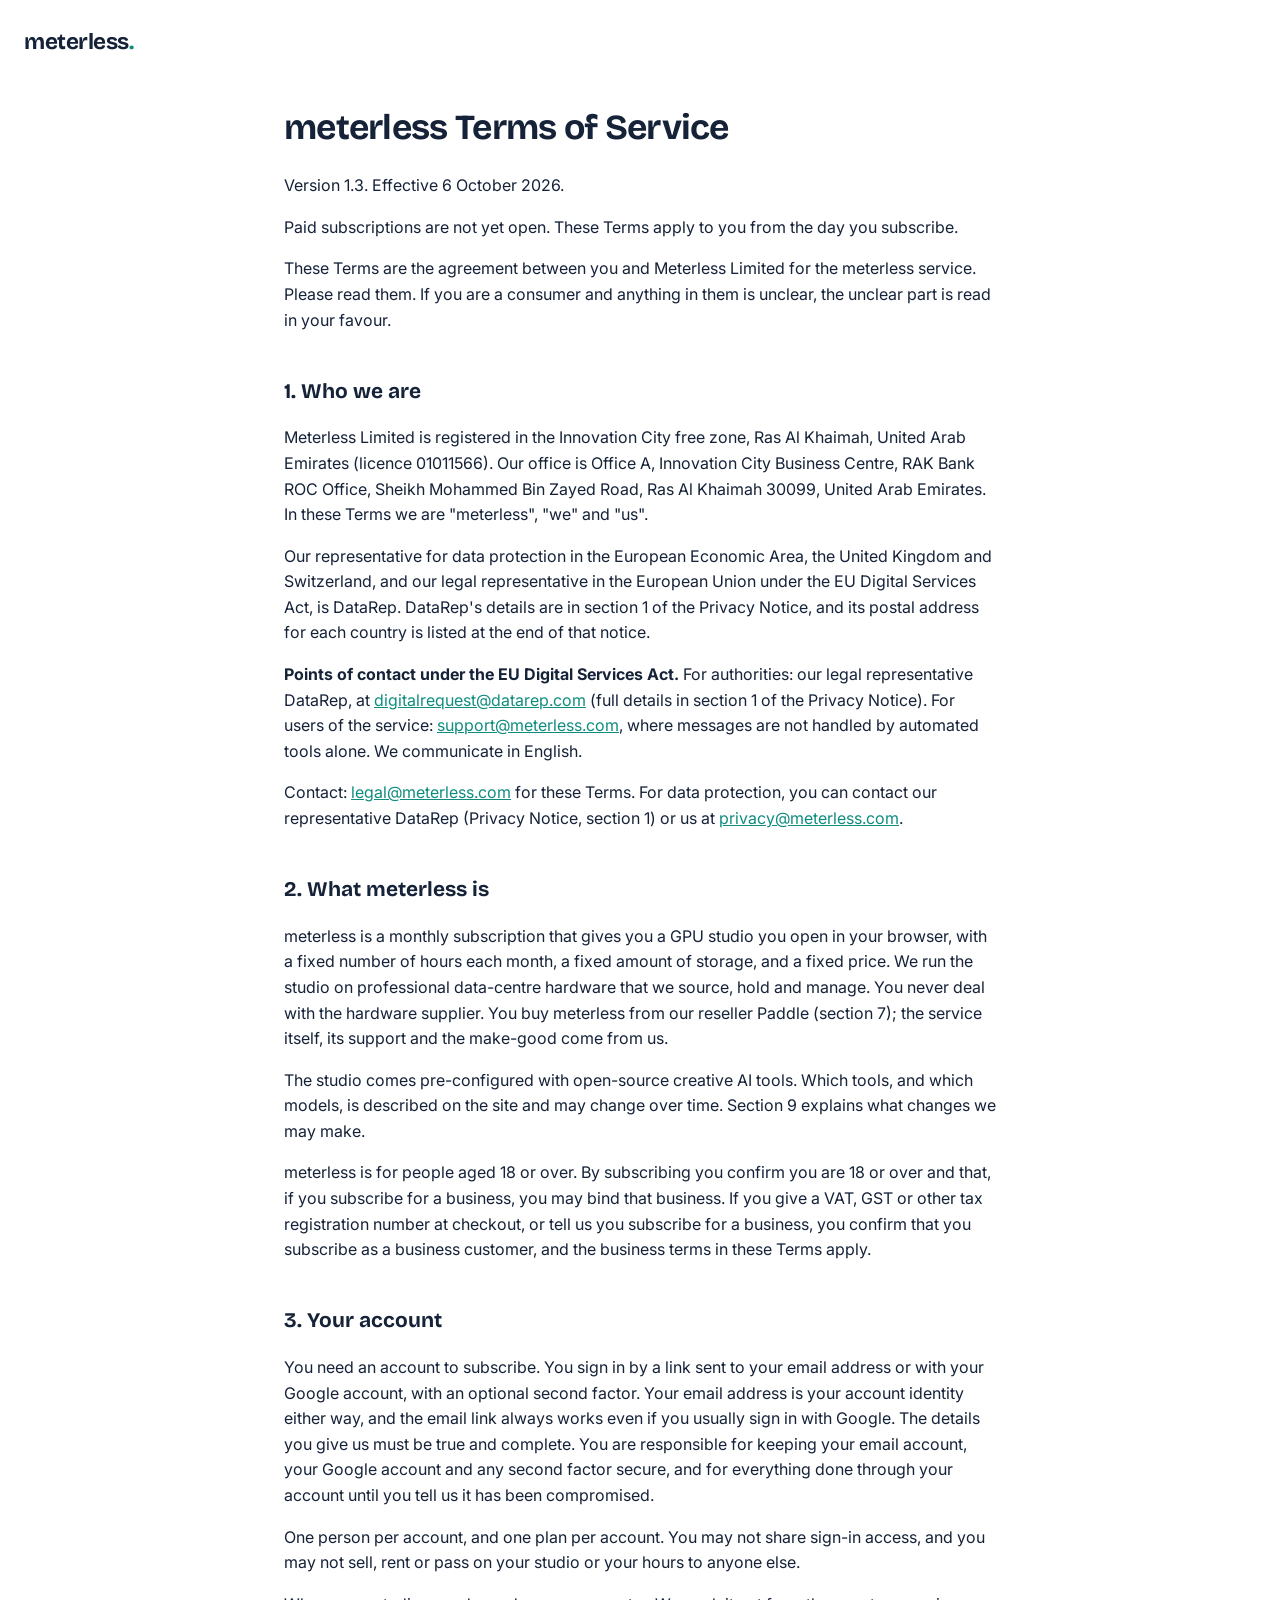
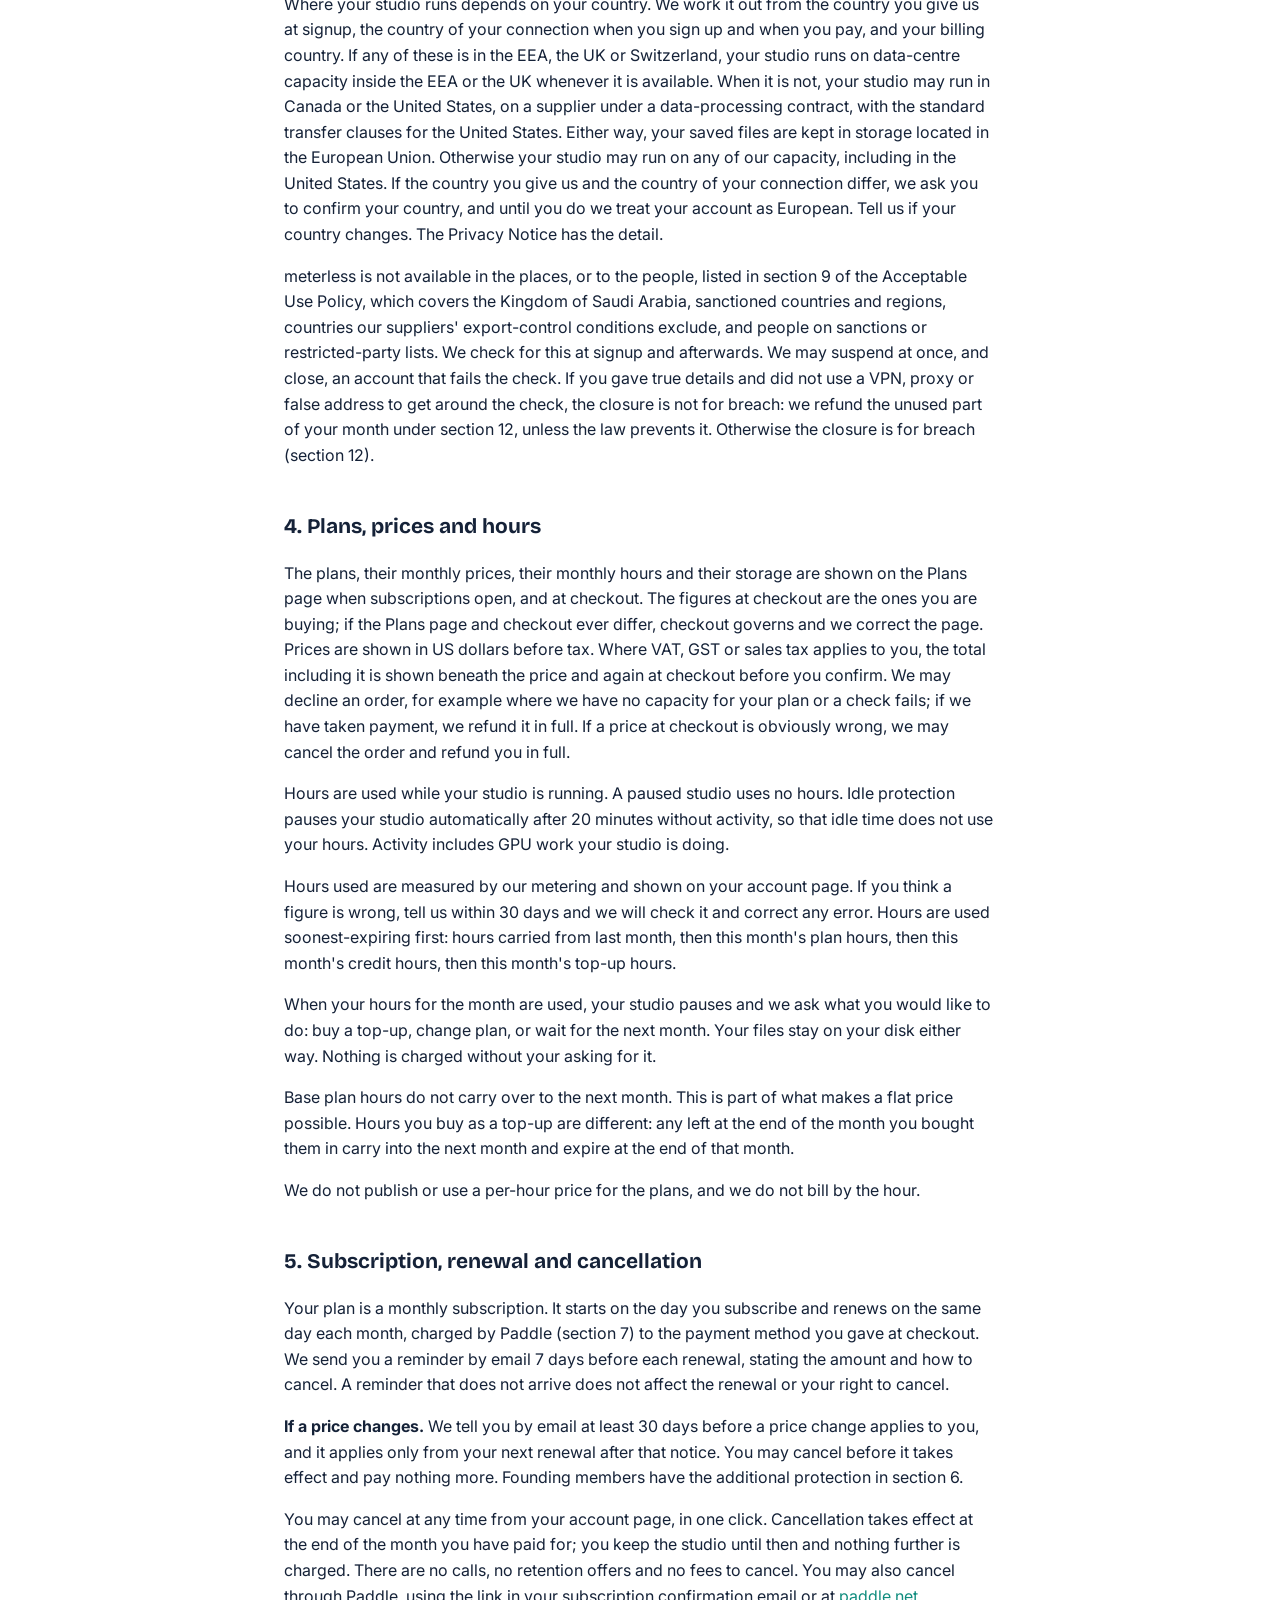
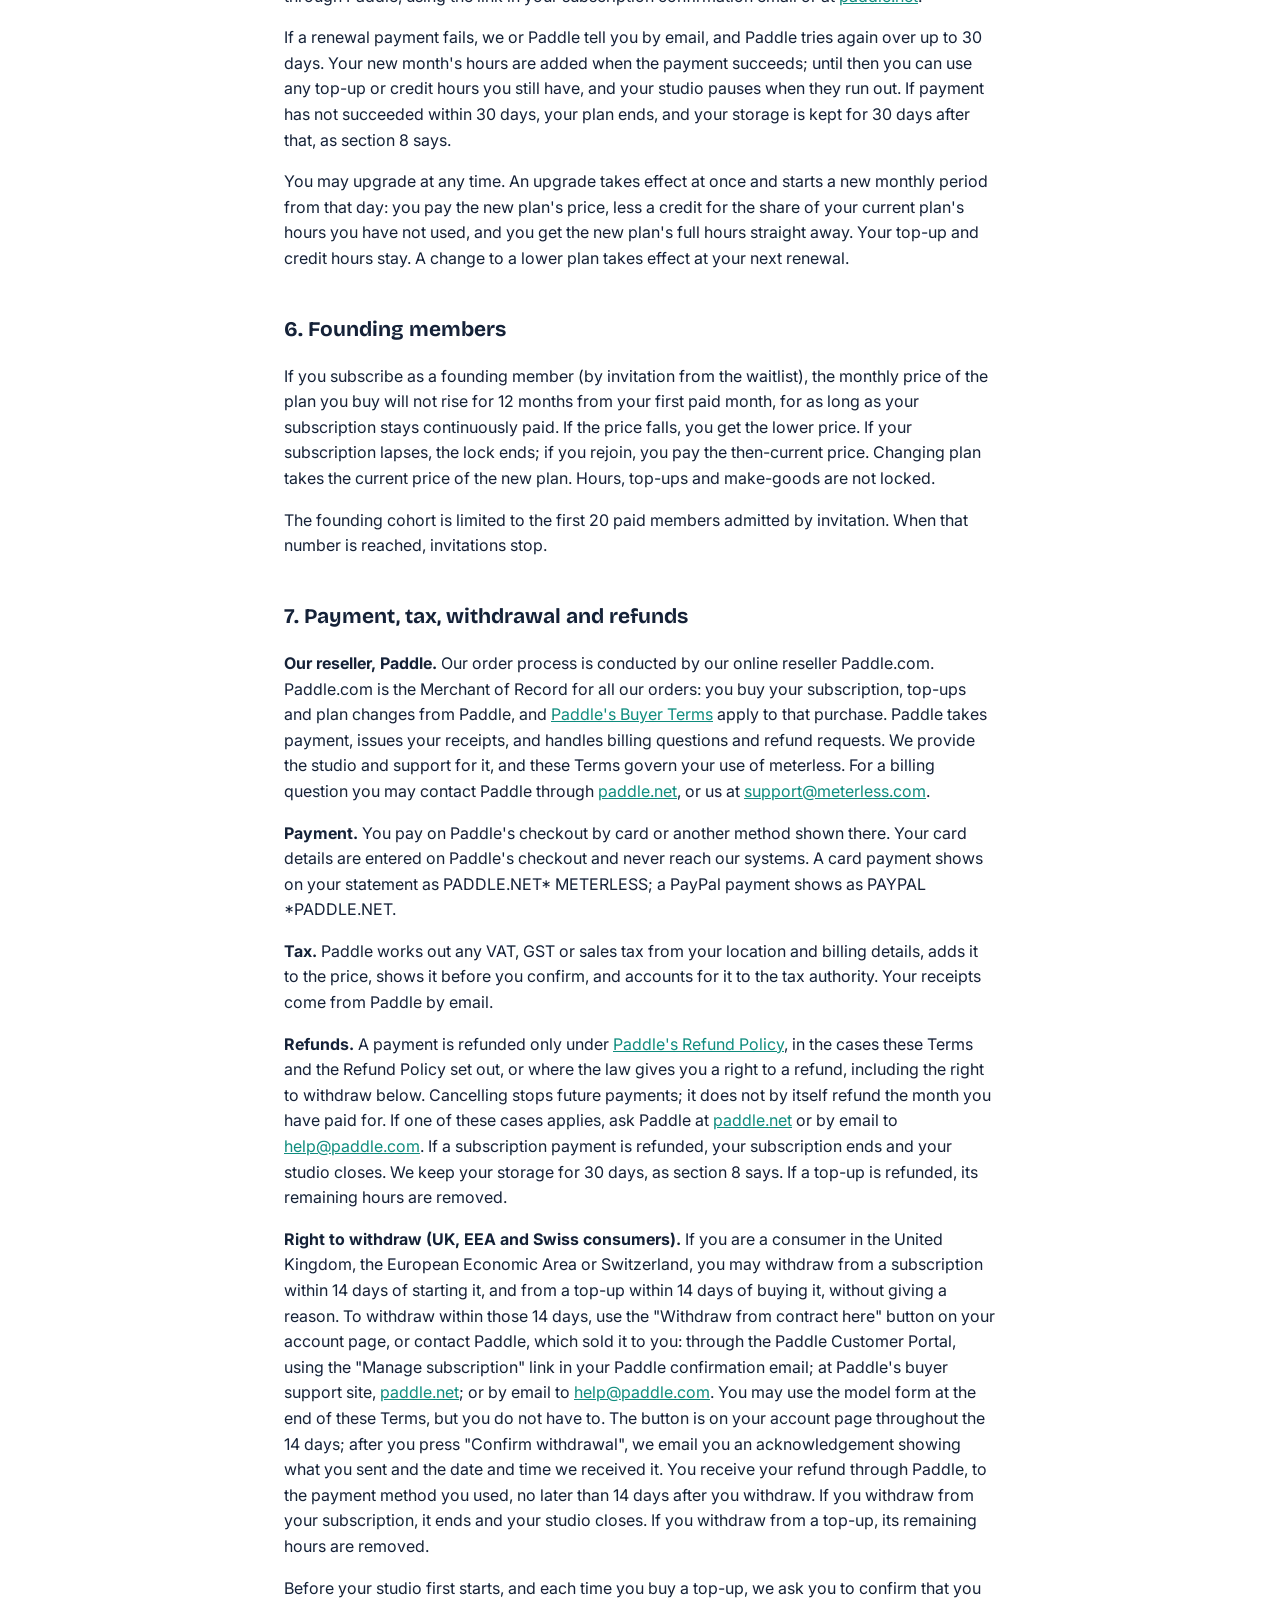
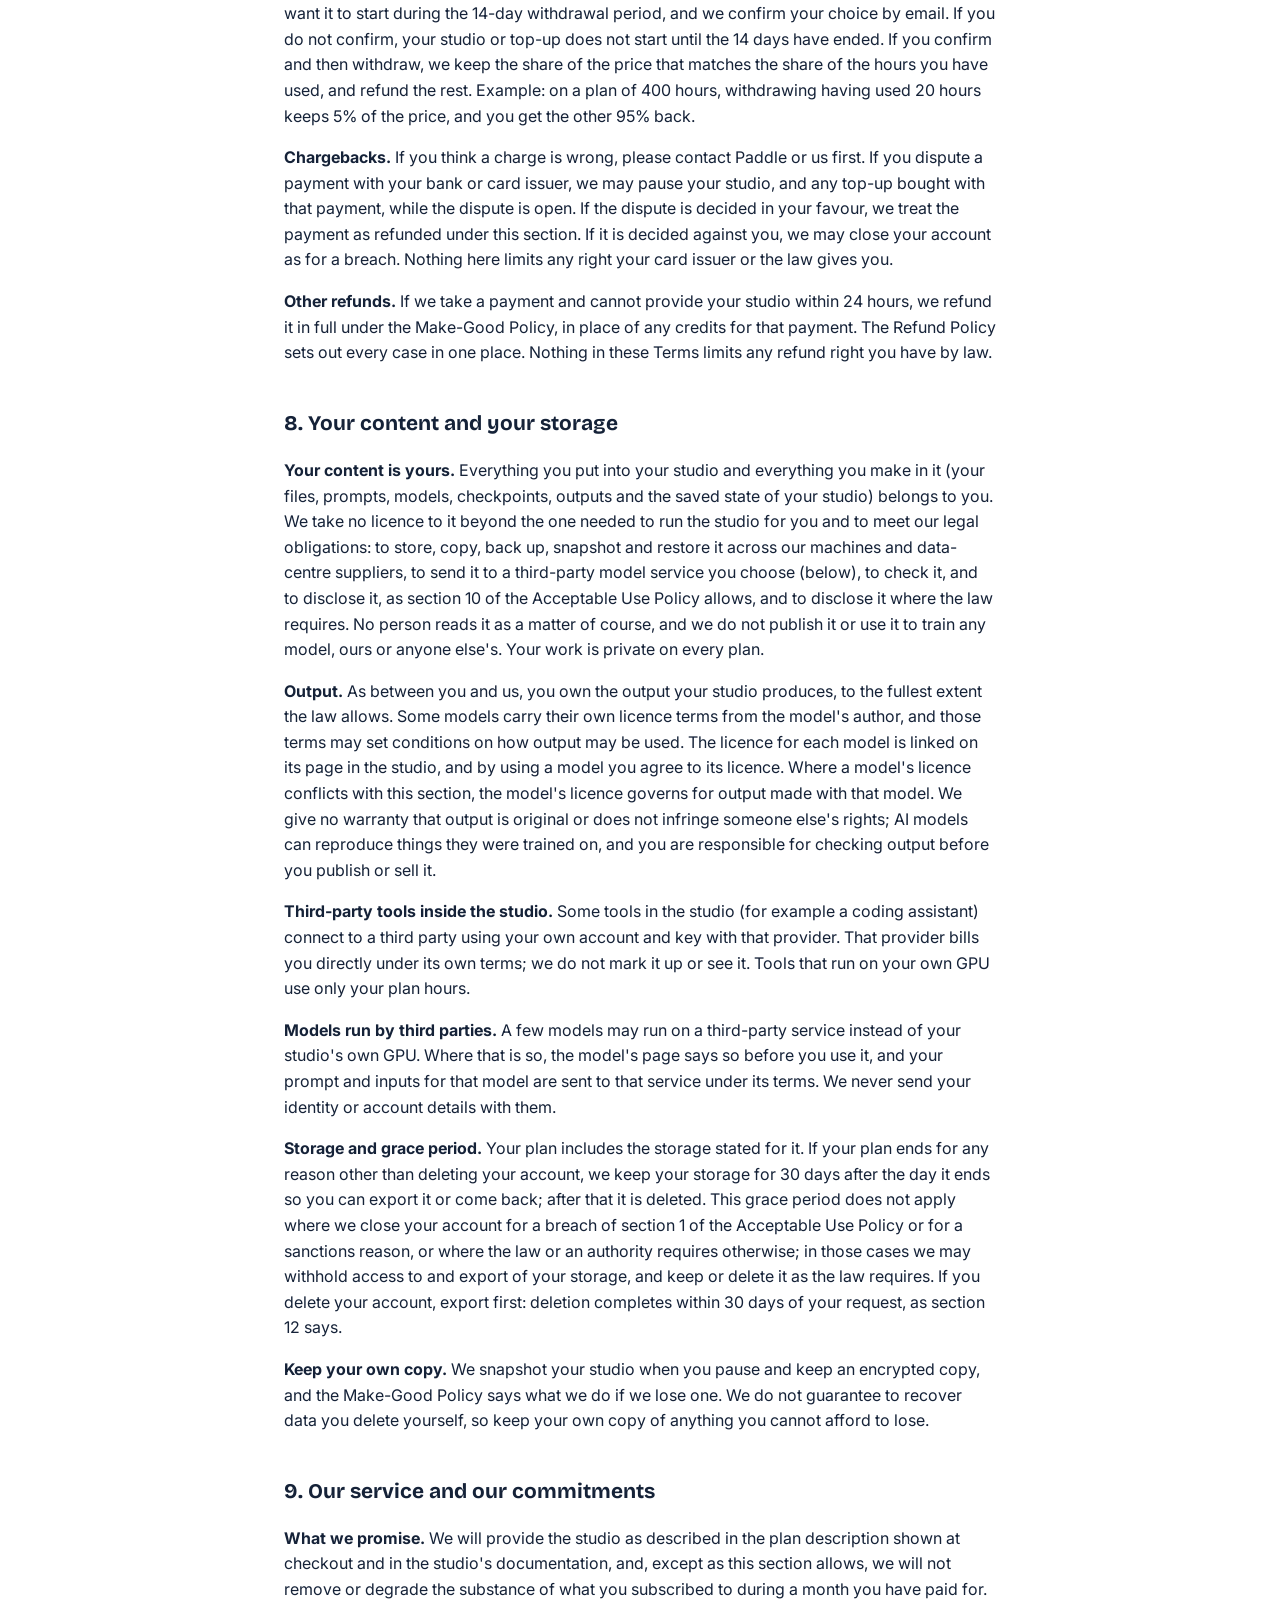
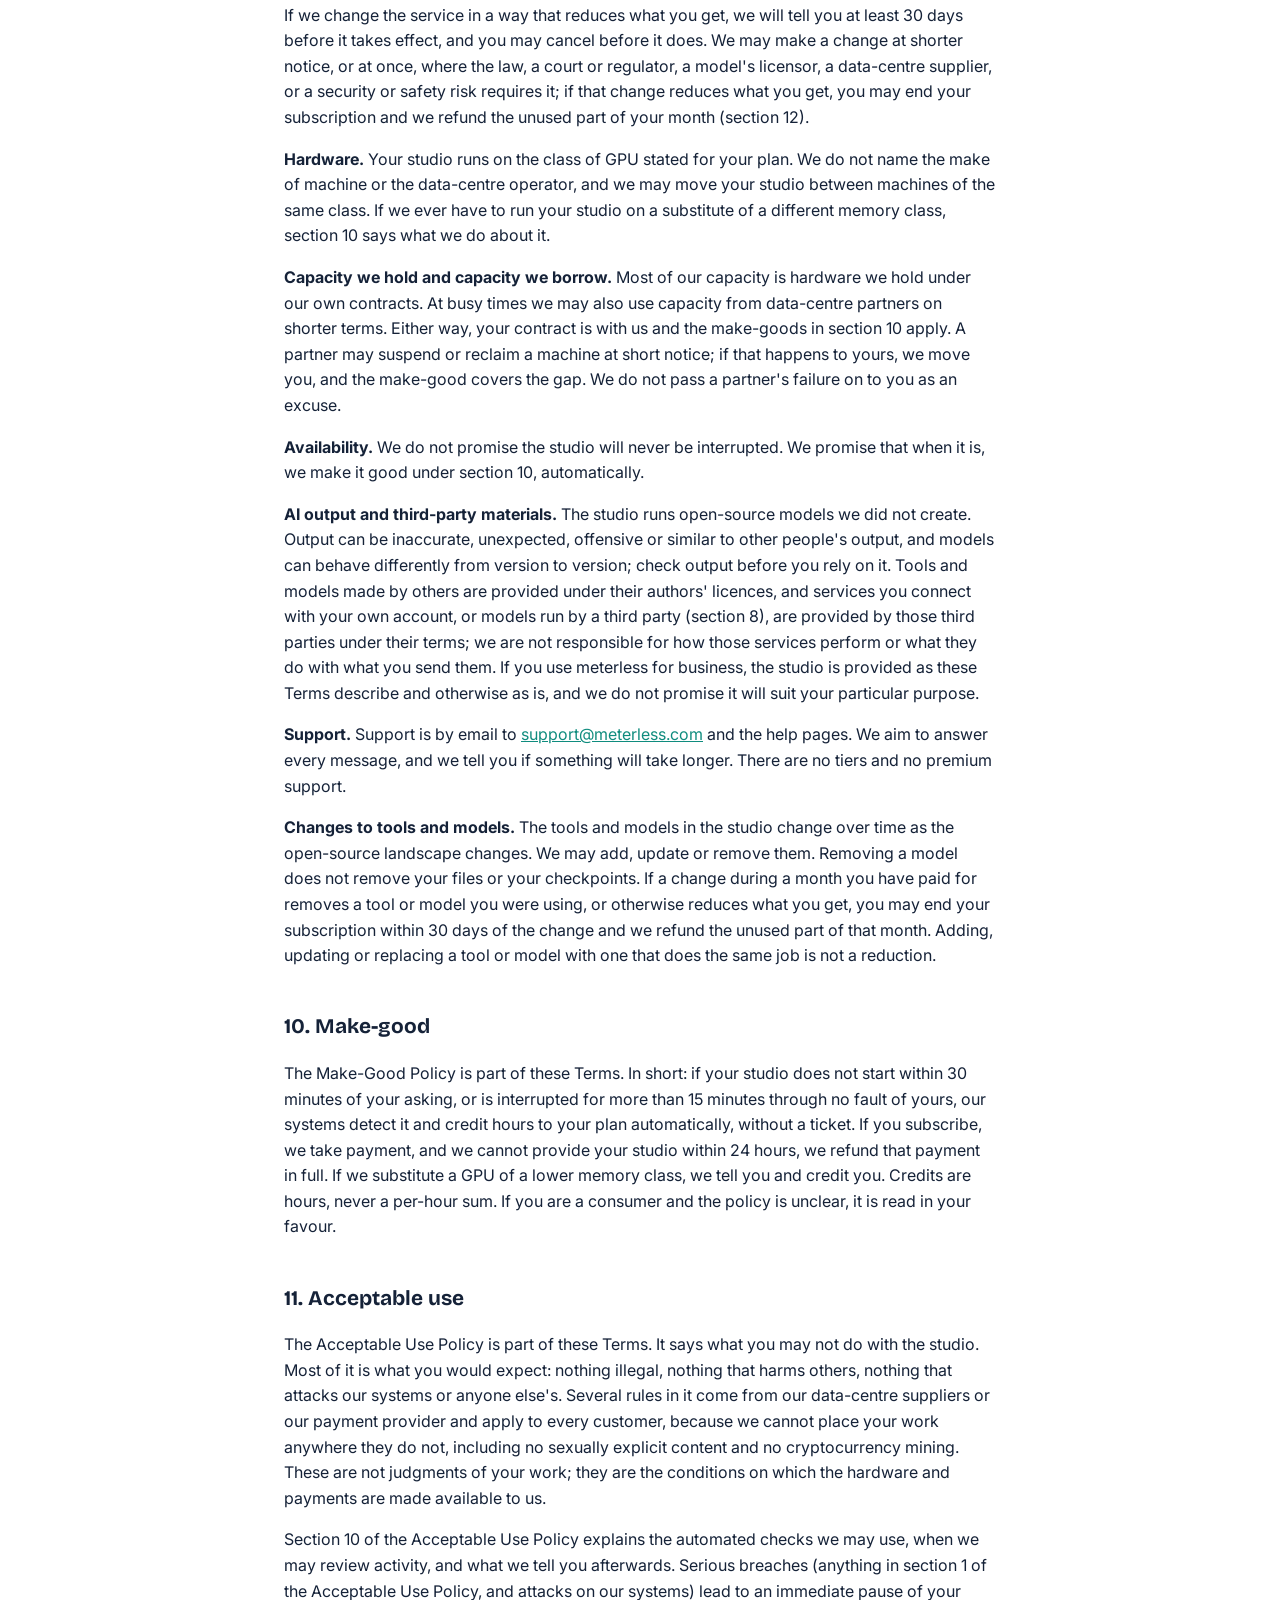
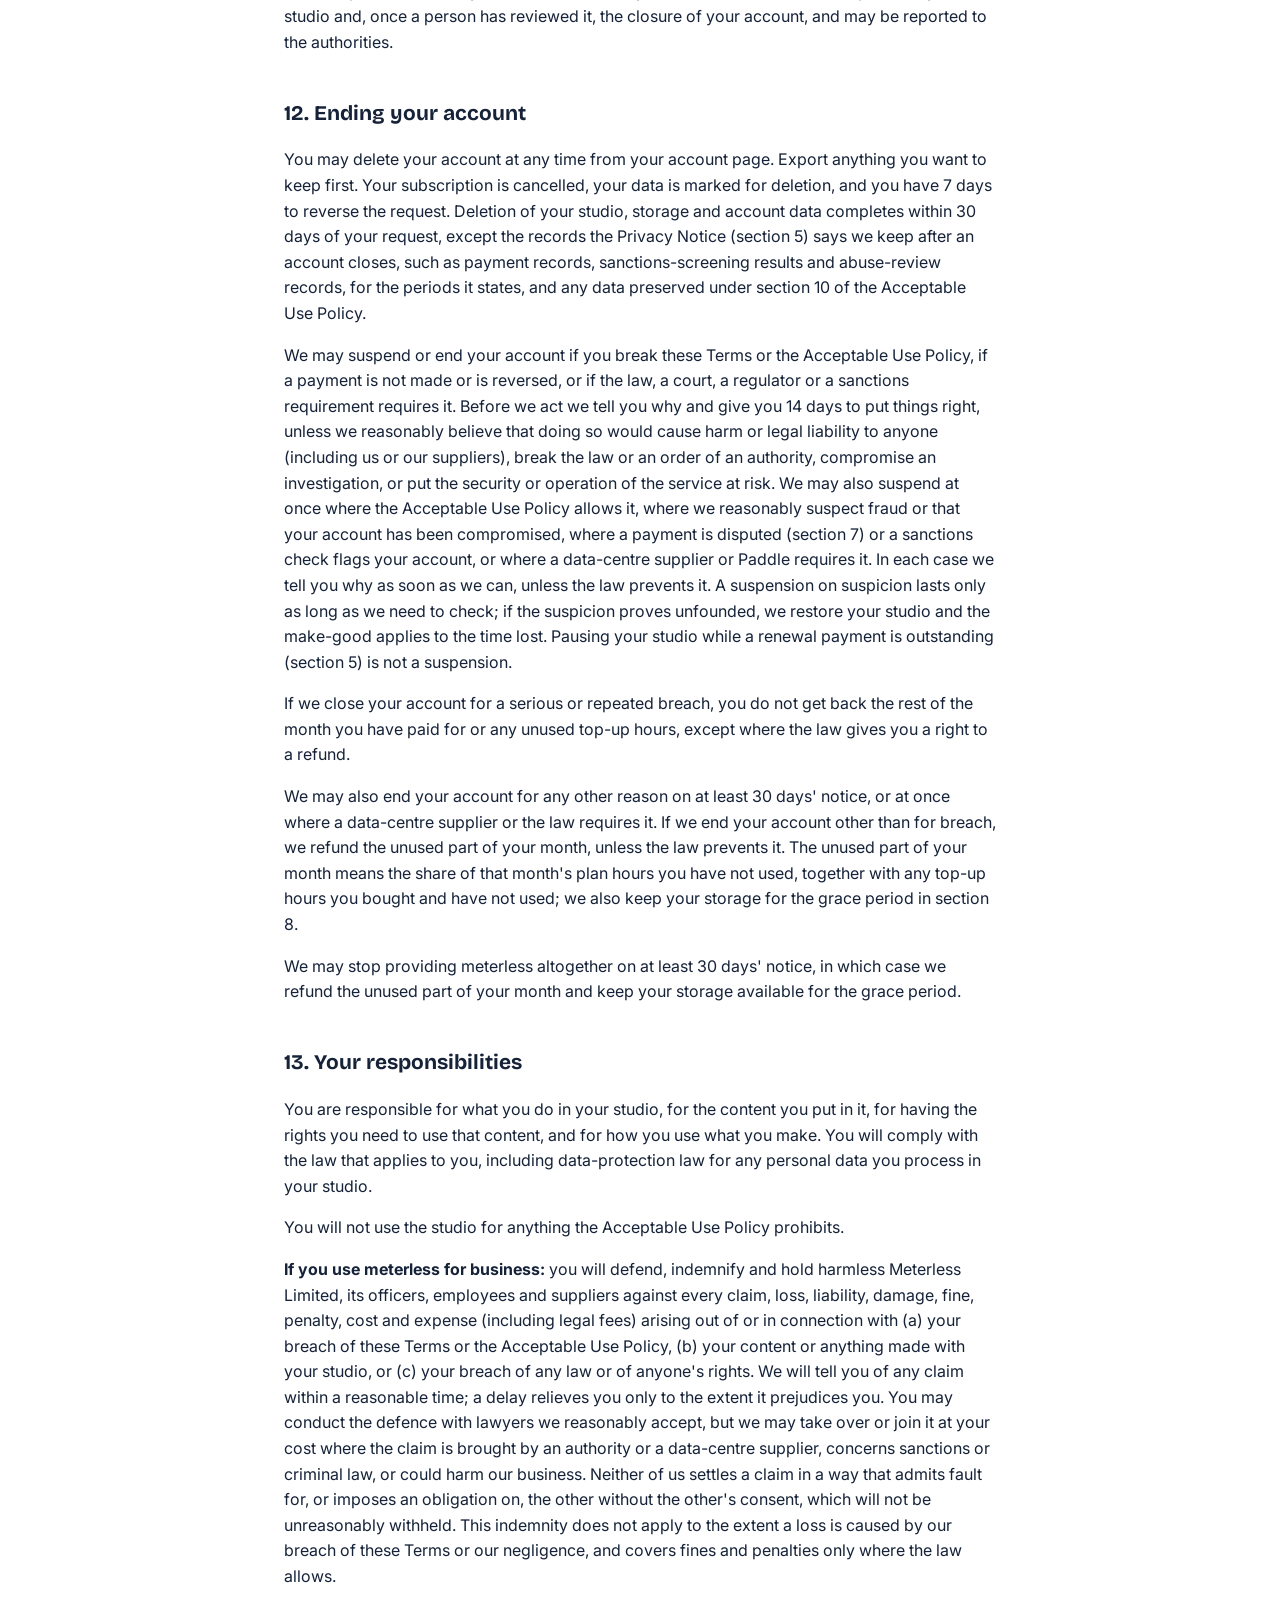
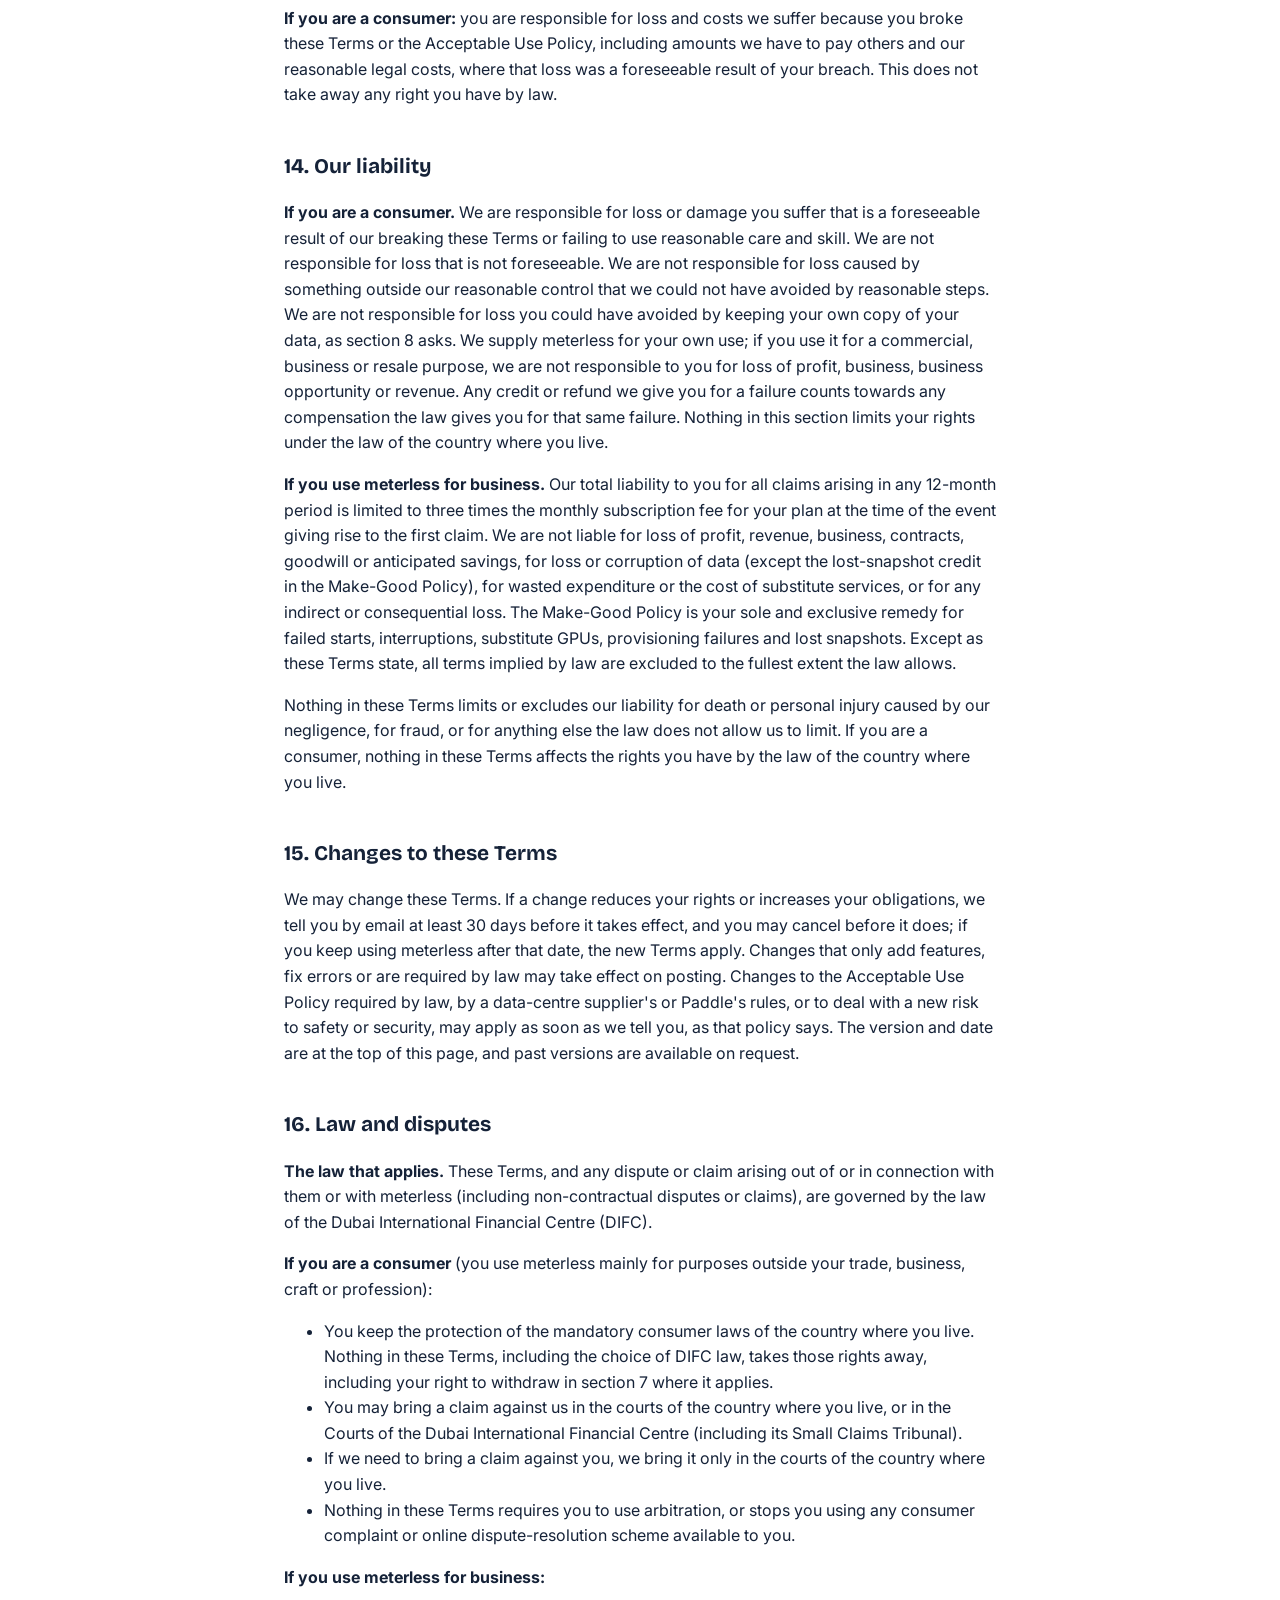
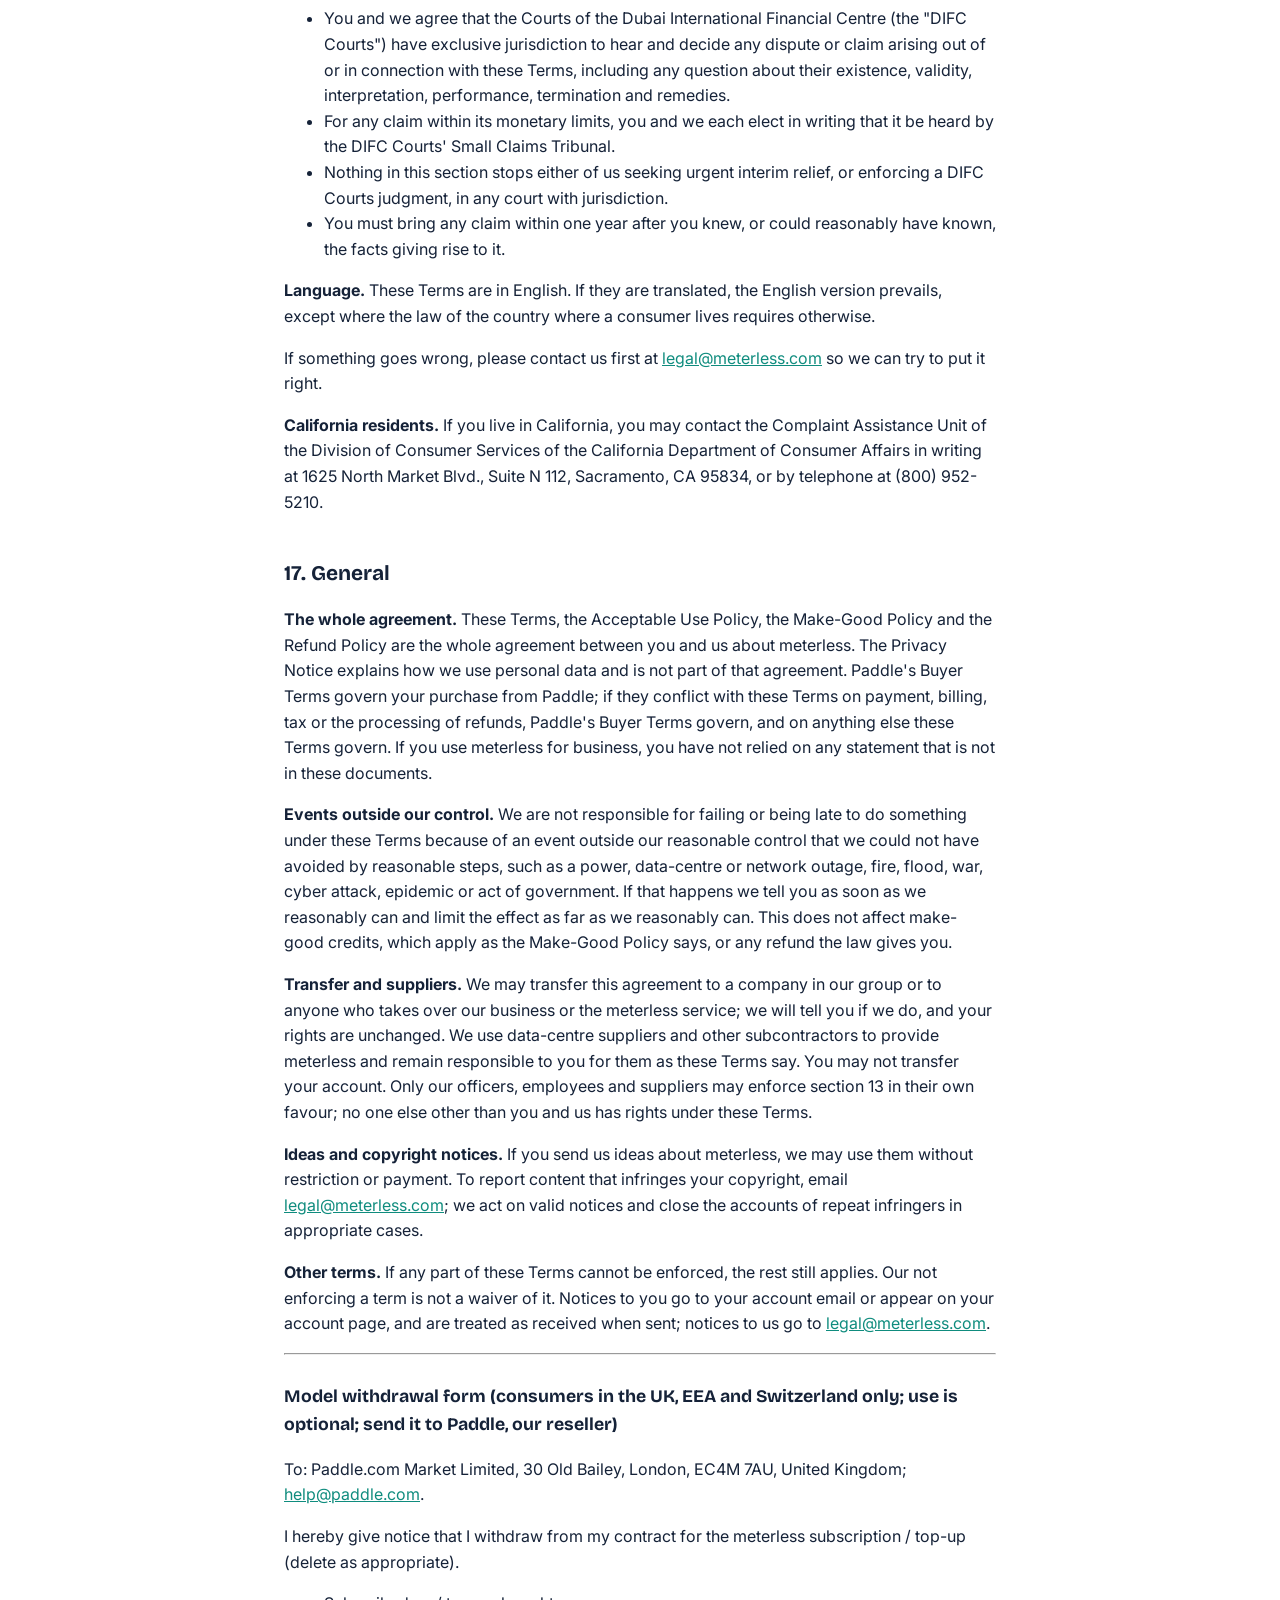
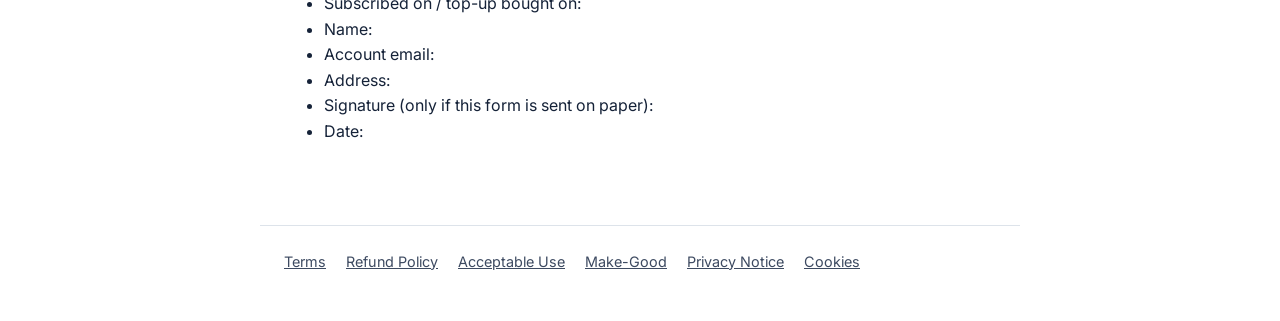
<file: terms/index.html>
<!DOCTYPE html>
<html lang="en">
<head>
<meta charset="utf-8">
<meta name="viewport" content="width=device-width, initial-scale=1">
<meta name="meterless-source" content="terms-v1.3-2026-10-06.md sha256:3575731ae77317a82e3a32af0b7de482cfa0395c9cdce4257a7c609b2044ffd1">
<title>meterless Terms of Service · meterless</title>
<style>
@font-face{font-family:'Bricolage Grotesque';font-style:normal;font-weight:600;font-display:swap;src:url(/assets/fonts/bricolage-grotesque-latin-600-normal.woff2) format('woff2')}
@font-face{font-family:'Bricolage Grotesque';font-style:normal;font-weight:700;font-display:swap;src:url(/assets/fonts/bricolage-grotesque-latin-700-normal.woff2) format('woff2')}
@font-face{font-family:'Bricolage Grotesque';font-style:normal;font-weight:800;font-display:swap;src:url(/assets/fonts/bricolage-grotesque-latin-800-normal.woff2) format('woff2')}
@font-face{font-family:'Inter';font-style:normal;font-weight:100 900;font-display:swap;src:url(/assets/fonts/inter-latin-var.woff2) format('woff2')}
@font-face{font-family:'IBM Plex Mono';font-style:normal;font-weight:400;font-display:swap;src:url(/assets/fonts/ibm-plex-mono-latin-400-normal.woff2) format('woff2')}
@font-face{font-family:'IBM Plex Mono';font-style:normal;font-weight:500;font-display:swap;src:url(/assets/fonts/ibm-plex-mono-latin-500-normal.woff2) format('woff2')}
  :root{--ink:#152238;--ink-soft:#3D4A61;--teal:#0F8C7E;--line:#DDE3EA;--wash:#F7F8FA}
  *{box-sizing:border-box}
  body{margin:0;background:#fff;color:var(--ink);
       font:16px/1.6 'Inter', system-ui, -apple-system, 'Segoe UI', Roboto, 'Helvetica Neue', Arial, sans-serif}
  .logo{display:inline-block;margin:24px 24px 0;font-family:'Bricolage Grotesque', 'Inter', system-ui, -apple-system, 'Segoe UI', Roboto, 'Helvetica Neue', Arial, sans-serif;font-weight:700;font-size:1.4rem;
        letter-spacing:-.02em;color:var(--ink);text-decoration:none}
  .logo .dot{color:var(--teal)}
  main.legal{max-width:760px;margin:0 auto;padding:24px 24px 64px}
  main.legal h1,main.legal h2,main.legal h3{font-family:'Bricolage Grotesque', 'Inter', system-ui, -apple-system, 'Segoe UI', Roboto, 'Helvetica Neue', Arial, sans-serif;font-weight:700}
  main.legal h1{font-size:clamp(1.6rem,4.5vw,2.2rem);line-height:1.2;letter-spacing:-.02em}
  main.legal h2{font-size:1.3rem;margin-top:2em}
  main.legal h3{font-size:1.1rem;margin-top:1.6em}
  main.legal a{color:var(--teal)}
  main.legal .table{overflow-x:auto}
  main.legal table{border-collapse:collapse;width:100%;font-size:.95rem}
  main.legal th,main.legal td{border:1px solid var(--line);padding:8px 10px;vertical-align:top;text-align:left}
  main.legal th{background:var(--wash)}
  main.legal blockquote{margin:1em 0;padding:0 1em;border-left:3px solid var(--line);color:var(--ink-soft)}
  main.legal code{font-family:'IBM Plex Mono', ui-monospace, SFMono-Regular, Menlo, Consolas, monospace;font-size:.92em}
  footer.site{max-width:760px;margin:0 auto;padding:24px 24px 48px;border-top:1px solid var(--line)}
  footer.site .footer-links{display:flex;flex-wrap:wrap;gap:8px 20px;font-size:.9rem}
  footer.site .footer-links a{color:var(--ink-soft)}
  .placeholder-banner{background:#B42318;color:#fff;font:700 14px/1.4 'Inter', system-ui, -apple-system, 'Segoe UI', Roboto, 'Helvetica Neue', Arial, sans-serif;padding:10px 24px}
</style>
</head>
<body>
<a class="logo" href="/">meterless<span class="dot">.</span></a>
<main class="legal">
<h1 id="meterless-terms-of-service">meterless Terms of Service</h1>
<p>Version 1.3. Effective 6 October 2026.</p>
<p>Paid subscriptions are not yet open. These Terms apply to you from the day you subscribe.</p>
<p>These Terms are the agreement between you and Meterless Limited for the meterless service. Please read them. If you are a consumer and anything in them is unclear, the unclear part is read in your favour.</p>
<h2 id="1-who-we-are">1. Who we are</h2>
<p>Meterless Limited is registered in the Innovation City free zone, Ras Al Khaimah, United Arab Emirates (licence 01011566). Our office is Office A, Innovation City Business Centre, RAK Bank ROC Office, Sheikh Mohammed Bin Zayed Road, Ras Al Khaimah 30099, United Arab Emirates. In these Terms we are "meterless", "we" and "us".</p>
<p>Our representative for data protection in the European Economic Area, the United Kingdom and Switzerland, and our legal representative in the European Union under the EU Digital Services Act, is DataRep. DataRep's details are in section 1 of the Privacy Notice, and its postal address for each country is listed at the end of that notice.</p>
<p><strong>Points of contact under the EU Digital Services Act.</strong> For authorities: our legal representative DataRep, at <a href="mailto:digitalrequest@datarep.com">digitalrequest@datarep.com</a> (full details in section 1 of the Privacy Notice). For users of the service: <a href="mailto:support@meterless.com">support@meterless.com</a>, where messages are not handled by automated tools alone. We communicate in English.</p>
<p>Contact: <a href="mailto:legal@meterless.com">legal@meterless.com</a> for these Terms. For data protection, you can contact our representative DataRep (Privacy Notice, section 1) or us at <a href="mailto:privacy@meterless.com">privacy@meterless.com</a>.</p>
<h2 id="2-what-meterless-is">2. What meterless is</h2>
<p>meterless is a monthly subscription that gives you a GPU studio you open in your browser, with a fixed number of hours each month, a fixed amount of storage, and a fixed price. We run the studio on professional data-centre hardware that we source, hold and manage. You never deal with the hardware supplier. You buy meterless from our reseller Paddle (section 7); the service itself, its support and the make-good come from us.</p>
<p>The studio comes pre-configured with open-source creative AI tools. Which tools, and which models, is described on the site and may change over time. Section 9 explains what changes we may make.</p>
<p>meterless is for people aged 18 or over. By subscribing you confirm you are 18 or over and that, if you subscribe for a business, you may bind that business. If you give a VAT, GST or other tax registration number at checkout, or tell us you subscribe for a business, you confirm that you subscribe as a business customer, and the business terms in these Terms apply.</p>
<h2 id="3-your-account">3. Your account</h2>
<p>You need an account to subscribe. You sign in by a link sent to your email address or with your Google account, with an optional second factor. Your email address is your account identity either way, and the email link always works even if you usually sign in with Google. The details you give us must be true and complete. You are responsible for keeping your email account, your Google account and any second factor secure, and for everything done through your account until you tell us it has been compromised.</p>
<p>One person per account, and one plan per account. You may not share sign-in access, and you may not sell, rent or pass on your studio or your hours to anyone else.</p>
<p>Where your studio runs depends on your country. We work it out from the country you give us at signup, the country of your connection when you sign up and when you pay, and your billing country. If any of these is in the EEA, the UK or Switzerland, your studio runs on data-centre capacity inside the EEA or the UK whenever it is available. When it is not, your studio may run in Canada or the United States, on a supplier under a data-processing contract, with the standard transfer clauses for the United States. Either way, your saved files are kept in storage located in the European Union. Otherwise your studio may run on any of our capacity, including in the United States. If the country you give us and the country of your connection differ, we ask you to confirm your country, and until you do we treat your account as European. Tell us if your country changes. The Privacy Notice has the detail.</p>
<p>meterless is not available in the places, or to the people, listed in section 9 of the Acceptable Use Policy, which covers the Kingdom of Saudi Arabia, sanctioned countries and regions, countries our suppliers' export-control conditions exclude, and people on sanctions or restricted-party lists. We check for this at signup and afterwards. We may suspend at once, and close, an account that fails the check. If you gave true details and did not use a VPN, proxy or false address to get around the check, the closure is not for breach: we refund the unused part of your month under section 12, unless the law prevents it. Otherwise the closure is for breach (section 12).</p>
<h2 id="4-plans-prices-and-hours">4. Plans, prices and hours</h2>
<p>The plans, their monthly prices, their monthly hours and their storage are shown on the Plans page when subscriptions open, and at checkout. The figures at checkout are the ones you are buying; if the Plans page and checkout ever differ, checkout governs and we correct the page. Prices are shown in US dollars before tax. Where VAT, GST or sales tax applies to you, the total including it is shown beneath the price and again at checkout before you confirm. We may decline an order, for example where we have no capacity for your plan or a check fails; if we have taken payment, we refund it in full. If a price at checkout is obviously wrong, we may cancel the order and refund you in full.</p>
<p>Hours are used while your studio is running. A paused studio uses no hours. Idle protection pauses your studio automatically after 20 minutes without activity, so that idle time does not use your hours. Activity includes GPU work your studio is doing.</p>
<p>Hours used are measured by our metering and shown on your account page. If you think a figure is wrong, tell us within 30 days and we will check it and correct any error. Hours are used soonest-expiring first: hours carried from last month, then this month's plan hours, then this month's credit hours, then this month's top-up hours.</p>
<p>When your hours for the month are used, your studio pauses and we ask what you would like to do: buy a top-up, change plan, or wait for the next month. Your files stay on your disk either way. Nothing is charged without your asking for it.</p>
<p>Base plan hours do not carry over to the next month. This is part of what makes a flat price possible. Hours you buy as a top-up are different: any left at the end of the month you bought them in carry into the next month and expire at the end of that month.</p>
<p>We do not publish or use a per-hour price for the plans, and we do not bill by the hour.</p>
<h2 id="5-subscription-renewal-and-cancellation">5. Subscription, renewal and cancellation</h2>
<p>Your plan is a monthly subscription. It starts on the day you subscribe and renews on the same day each month, charged by Paddle (section 7) to the payment method you gave at checkout. We send you a reminder by email 7 days before each renewal, stating the amount and how to cancel. A reminder that does not arrive does not affect the renewal or your right to cancel.</p>
<p><strong>If a price changes.</strong> We tell you by email at least 30 days before a price change applies to you, and it applies only from your next renewal after that notice. You may cancel before it takes effect and pay nothing more. Founding members have the additional protection in section 6.</p>
<p>You may cancel at any time from your account page, in one click. Cancellation takes effect at the end of the month you have paid for; you keep the studio until then and nothing further is charged. There are no calls, no retention offers and no fees to cancel. You may also cancel through Paddle, using the link in your subscription confirmation email or at <a href="https://www.paddle.net">paddle.net</a>.</p>
<p>If a renewal payment fails, we or Paddle tell you by email, and Paddle tries again over up to 30 days. Your new month's hours are added when the payment succeeds; until then you can use any top-up or credit hours you still have, and your studio pauses when they run out. If payment has not succeeded within 30 days, your plan ends, and your storage is kept for 30 days after that, as section 8 says.</p>
<p>You may upgrade at any time. An upgrade takes effect at once and starts a new monthly period from that day: you pay the new plan's price, less a credit for the share of your current plan's hours you have not used, and you get the new plan's full hours straight away. Your top-up and credit hours stay. A change to a lower plan takes effect at your next renewal.</p>
<h2 id="6-founding-members">6. Founding members</h2>
<p>If you subscribe as a founding member (by invitation from the waitlist), the monthly price of the plan you buy will not rise for 12 months from your first paid month, for as long as your subscription stays continuously paid. If the price falls, you get the lower price. If your subscription lapses, the lock ends; if you rejoin, you pay the then-current price. Changing plan takes the current price of the new plan. Hours, top-ups and make-goods are not locked.</p>
<p>The founding cohort is limited to the first 20 paid members admitted by invitation. When that number is reached, invitations stop.</p>
<h2 id="7-payment-tax-withdrawal-and-refunds">7. Payment, tax, withdrawal and refunds</h2>
<p><strong>Our reseller, Paddle.</strong> Our order process is conducted by our online reseller Paddle.com. Paddle.com is the Merchant of Record for all our orders: you buy your subscription, top-ups and plan changes from Paddle, and <a href="https://www.paddle.com/legal/checkout-buyer-terms">Paddle's Buyer Terms</a> apply to that purchase. Paddle takes payment, issues your receipts, and handles billing questions and refund requests. We provide the studio and support for it, and these Terms govern your use of meterless. For a billing question you may contact Paddle through <a href="https://www.paddle.net">paddle.net</a>, or us at <a href="mailto:support@meterless.com">support@meterless.com</a>.</p>
<p><strong>Payment.</strong> You pay on Paddle's checkout by card or another method shown there. Your card details are entered on Paddle's checkout and never reach our systems. A card payment shows on your statement as PADDLE.NET* METERLESS; a PayPal payment shows as PAYPAL *PADDLE.NET.</p>
<p><strong>Tax.</strong> Paddle works out any VAT, GST or sales tax from your location and billing details, adds it to the price, shows it before you confirm, and accounts for it to the tax authority. Your receipts come from Paddle by email.</p>
<p><strong>Refunds.</strong> A payment is refunded only under <a href="https://www.paddle.com/legal/refund-policy">Paddle's Refund Policy</a>, in the cases these Terms and the Refund Policy set out, or where the law gives you a right to a refund, including the right to withdraw below. Cancelling stops future payments; it does not by itself refund the month you have paid for. If one of these cases applies, ask Paddle at <a href="https://www.paddle.net">paddle.net</a> or by email to <a href="mailto:help@paddle.com">help@paddle.com</a>. If a subscription payment is refunded, your subscription ends and your studio closes. We keep your storage for 30 days, as section 8 says. If a top-up is refunded, its remaining hours are removed.</p>
<p><strong>Right to withdraw (UK, EEA and Swiss consumers).</strong> If you are a consumer in the United Kingdom, the European Economic Area or Switzerland, you may withdraw from a subscription within 14 days of starting it, and from a top-up within 14 days of buying it, without giving a reason. To withdraw within those 14 days, use the "Withdraw from contract here" button on your account page, or contact Paddle, which sold it to you: through the Paddle Customer Portal, using the "Manage subscription" link in your Paddle confirmation email; at Paddle's buyer support site, <a href="https://www.paddle.net">paddle.net</a>; or by email to <a href="mailto:help@paddle.com">help@paddle.com</a>. You may use the model form at the end of these Terms, but you do not have to. The button is on your account page throughout the 14 days; after you press "Confirm withdrawal", we email you an acknowledgement showing what you sent and the date and time we received it. You receive your refund through Paddle, to the payment method you used, no later than 14 days after you withdraw. If you withdraw from your subscription, it ends and your studio closes. If you withdraw from a top-up, its remaining hours are removed.</p>
<p>Before your studio first starts, and each time you buy a top-up, we ask you to confirm that you want it to start during the 14-day withdrawal period, and we confirm your choice by email. If you do not confirm, your studio or top-up does not start until the 14 days have ended. If you confirm and then withdraw, we keep the share of the price that matches the share of the hours you have used, and refund the rest. Example: on a plan of 400 hours, withdrawing having used 20 hours keeps 5% of the price, and you get the other 95% back.</p>
<p><strong>Chargebacks.</strong> If you think a charge is wrong, please contact Paddle or us first. If you dispute a payment with your bank or card issuer, we may pause your studio, and any top-up bought with that payment, while the dispute is open. If the dispute is decided in your favour, we treat the payment as refunded under this section. If it is decided against you, we may close your account as for a breach. Nothing here limits any right your card issuer or the law gives you.</p>
<p><strong>Other refunds.</strong> If we take a payment and cannot provide your studio within 24 hours, we refund it in full under the Make-Good Policy, in place of any credits for that payment. The Refund Policy sets out every case in one place. Nothing in these Terms limits any refund right you have by law.</p>
<h2 id="8-your-content-and-your-storage">8. Your content and your storage</h2>
<p><strong>Your content is yours.</strong> Everything you put into your studio and everything you make in it (your files, prompts, models, checkpoints, outputs and the saved state of your studio) belongs to you. We take no licence to it beyond the one needed to run the studio for you and to meet our legal obligations: to store, copy, back up, snapshot and restore it across our machines and data-centre suppliers, to send it to a third-party model service you choose (below), to check it, and to disclose it, as section 10 of the Acceptable Use Policy allows, and to disclose it where the law requires. No person reads it as a matter of course, and we do not publish it or use it to train any model, ours or anyone else's. Your work is private on every plan.</p>
<p><strong>Output.</strong> As between you and us, you own the output your studio produces, to the fullest extent the law allows. Some models carry their own licence terms from the model's author, and those terms may set conditions on how output may be used. The licence for each model is linked on its page in the studio, and by using a model you agree to its licence. Where a model's licence conflicts with this section, the model's licence governs for output made with that model. We give no warranty that output is original or does not infringe someone else's rights; AI models can reproduce things they were trained on, and you are responsible for checking output before you publish or sell it.</p>
<p><strong>Third-party tools inside the studio.</strong> Some tools in the studio (for example a coding assistant) connect to a third party using your own account and key with that provider. That provider bills you directly under its own terms; we do not mark it up or see it. Tools that run on your own GPU use only your plan hours.</p>
<p><strong>Models run by third parties.</strong> A few models may run on a third-party service instead of your studio's own GPU. Where that is so, the model's page says so before you use it, and your prompt and inputs for that model are sent to that service under its terms. We never send your identity or account details with them.</p>
<p><strong>Storage and grace period.</strong> Your plan includes the storage stated for it. If your plan ends for any reason other than deleting your account, we keep your storage for 30 days after the day it ends so you can export it or come back; after that it is deleted. This grace period does not apply where we close your account for a breach of section 1 of the Acceptable Use Policy or for a sanctions reason, or where the law or an authority requires otherwise; in those cases we may withhold access to and export of your storage, and keep or delete it as the law requires. If you delete your account, export first: deletion completes within 30 days of your request, as section 12 says.</p>
<p><strong>Keep your own copy.</strong> We snapshot your studio when you pause and keep an encrypted copy, and the Make-Good Policy says what we do if we lose one. We do not guarantee to recover data you delete yourself, so keep your own copy of anything you cannot afford to lose.</p>
<h2 id="9-our-service-and-our-commitments">9. Our service and our commitments</h2>
<p><strong>What we promise.</strong> We will provide the studio as described in the plan description shown at checkout and in the studio's documentation, and, except as this section allows, we will not remove or degrade the substance of what you subscribed to during a month you have paid for. If we change the service in a way that reduces what you get, we will tell you at least 30 days before it takes effect, and you may cancel before it does. We may make a change at shorter notice, or at once, where the law, a court or regulator, a model's licensor, a data-centre supplier, or a security or safety risk requires it; if that change reduces what you get, you may end your subscription and we refund the unused part of your month (section 12).</p>
<p><strong>Hardware.</strong> Your studio runs on the class of GPU stated for your plan. We do not name the make of machine or the data-centre operator, and we may move your studio between machines of the same class. If we ever have to run your studio on a substitute of a different memory class, section 10 says what we do about it.</p>
<p><strong>Capacity we hold and capacity we borrow.</strong> Most of our capacity is hardware we hold under our own contracts. At busy times we may also use capacity from data-centre partners on shorter terms. Either way, your contract is with us and the make-goods in section 10 apply. A partner may suspend or reclaim a machine at short notice; if that happens to yours, we move you, and the make-good covers the gap. We do not pass a partner's failure on to you as an excuse.</p>
<p><strong>Availability.</strong> We do not promise the studio will never be interrupted. We promise that when it is, we make it good under section 10, automatically.</p>
<p><strong>AI output and third-party materials.</strong> The studio runs open-source models we did not create. Output can be inaccurate, unexpected, offensive or similar to other people's output, and models can behave differently from version to version; check output before you rely on it. Tools and models made by others are provided under their authors' licences, and services you connect with your own account, or models run by a third party (section 8), are provided by those third parties under their terms; we are not responsible for how those services perform or what they do with what you send them. If you use meterless for business, the studio is provided as these Terms describe and otherwise as is, and we do not promise it will suit your particular purpose.</p>
<p><strong>Support.</strong> Support is by email to <a href="mailto:support@meterless.com">support@meterless.com</a> and the help pages. We aim to answer every message, and we tell you if something will take longer. There are no tiers and no premium support.</p>
<p><strong>Changes to tools and models.</strong> The tools and models in the studio change over time as the open-source landscape changes. We may add, update or remove them. Removing a model does not remove your files or your checkpoints. If a change during a month you have paid for removes a tool or model you were using, or otherwise reduces what you get, you may end your subscription within 30 days of the change and we refund the unused part of that month. Adding, updating or replacing a tool or model with one that does the same job is not a reduction.</p>
<h2 id="10-make-good">10. Make-good</h2>
<p>The Make-Good Policy is part of these Terms. In short: if your studio does not start within 30 minutes of your asking, or is interrupted for more than 15 minutes through no fault of yours, our systems detect it and credit hours to your plan automatically, without a ticket. If you subscribe, we take payment, and we cannot provide your studio within 24 hours, we refund that payment in full. If we substitute a GPU of a lower memory class, we tell you and credit you. Credits are hours, never a per-hour sum. If you are a consumer and the policy is unclear, it is read in your favour.</p>
<h2 id="11-acceptable-use">11. Acceptable use</h2>
<p>The Acceptable Use Policy is part of these Terms. It says what you may not do with the studio. Most of it is what you would expect: nothing illegal, nothing that harms others, nothing that attacks our systems or anyone else's. Several rules in it come from our data-centre suppliers or our payment provider and apply to every customer, because we cannot place your work anywhere they do not, including no sexually explicit content and no cryptocurrency mining. These are not judgments of your work; they are the conditions on which the hardware and payments are made available to us.</p>
<p>Section 10 of the Acceptable Use Policy explains the automated checks we may use, when we may review activity, and what we tell you afterwards. Serious breaches (anything in section 1 of the Acceptable Use Policy, and attacks on our systems) lead to an immediate pause of your studio and, once a person has reviewed it, the closure of your account, and may be reported to the authorities.</p>
<h2 id="12-ending-your-account">12. Ending your account</h2>
<p>You may delete your account at any time from your account page. Export anything you want to keep first. Your subscription is cancelled, your data is marked for deletion, and you have 7 days to reverse the request. Deletion of your studio, storage and account data completes within 30 days of your request, except the records the Privacy Notice (section 5) says we keep after an account closes, such as payment records, sanctions-screening results and abuse-review records, for the periods it states, and any data preserved under section 10 of the Acceptable Use Policy.</p>
<p>We may suspend or end your account if you break these Terms or the Acceptable Use Policy, if a payment is not made or is reversed, or if the law, a court, a regulator or a sanctions requirement requires it. Before we act we tell you why and give you 14 days to put things right, unless we reasonably believe that doing so would cause harm or legal liability to anyone (including us or our suppliers), break the law or an order of an authority, compromise an investigation, or put the security or operation of the service at risk. We may also suspend at once where the Acceptable Use Policy allows it, where we reasonably suspect fraud or that your account has been compromised, where a payment is disputed (section 7) or a sanctions check flags your account, or where a data-centre supplier or Paddle requires it. In each case we tell you why as soon as we can, unless the law prevents it. A suspension on suspicion lasts only as long as we need to check; if the suspicion proves unfounded, we restore your studio and the make-good applies to the time lost. Pausing your studio while a renewal payment is outstanding (section 5) is not a suspension.</p>
<p>If we close your account for a serious or repeated breach, you do not get back the rest of the month you have paid for or any unused top-up hours, except where the law gives you a right to a refund.</p>
<p>We may also end your account for any other reason on at least 30 days' notice, or at once where a data-centre supplier or the law requires it. If we end your account other than for breach, we refund the unused part of your month, unless the law prevents it. The unused part of your month means the share of that month's plan hours you have not used, together with any top-up hours you bought and have not used; we also keep your storage for the grace period in section 8.</p>
<p>We may stop providing meterless altogether on at least 30 days' notice, in which case we refund the unused part of your month and keep your storage available for the grace period.</p>
<h2 id="13-your-responsibilities">13. Your responsibilities</h2>
<p>You are responsible for what you do in your studio, for the content you put in it, for having the rights you need to use that content, and for how you use what you make. You will comply with the law that applies to you, including data-protection law for any personal data you process in your studio.</p>
<p>You will not use the studio for anything the Acceptable Use Policy prohibits.</p>
<p><strong>If you use meterless for business:</strong> you will defend, indemnify and hold harmless Meterless Limited, its officers, employees and suppliers against every claim, loss, liability, damage, fine, penalty, cost and expense (including legal fees) arising out of or in connection with (a) your breach of these Terms or the Acceptable Use Policy, (b) your content or anything made with your studio, or (c) your breach of any law or of anyone's rights. We will tell you of any claim within a reasonable time; a delay relieves you only to the extent it prejudices you. You may conduct the defence with lawyers we reasonably accept, but we may take over or join it at your cost where the claim is brought by an authority or a data-centre supplier, concerns sanctions or criminal law, or could harm our business. Neither of us settles a claim in a way that admits fault for, or imposes an obligation on, the other without the other's consent, which will not be unreasonably withheld. This indemnity does not apply to the extent a loss is caused by our breach of these Terms or our negligence, and covers fines and penalties only where the law allows.</p>
<p><strong>If you are a consumer:</strong> you are responsible for loss and costs we suffer because you broke these Terms or the Acceptable Use Policy, including amounts we have to pay others and our reasonable legal costs, where that loss was a foreseeable result of your breach. This does not take away any right you have by law.</p>
<h2 id="14-our-liability">14. Our liability</h2>
<p><strong>If you are a consumer.</strong> We are responsible for loss or damage you suffer that is a foreseeable result of our breaking these Terms or failing to use reasonable care and skill. We are not responsible for loss that is not foreseeable. We are not responsible for loss caused by something outside our reasonable control that we could not have avoided by reasonable steps. We are not responsible for loss you could have avoided by keeping your own copy of your data, as section 8 asks. We supply meterless for your own use; if you use it for a commercial, business or resale purpose, we are not responsible to you for loss of profit, business, business opportunity or revenue. Any credit or refund we give you for a failure counts towards any compensation the law gives you for that same failure. Nothing in this section limits your rights under the law of the country where you live.</p>
<p><strong>If you use meterless for business.</strong> Our total liability to you for all claims arising in any 12-month period is limited to three times the monthly subscription fee for your plan at the time of the event giving rise to the first claim. We are not liable for loss of profit, revenue, business, contracts, goodwill or anticipated savings, for loss or corruption of data (except the lost-snapshot credit in the Make-Good Policy), for wasted expenditure or the cost of substitute services, or for any indirect or consequential loss. The Make-Good Policy is your sole and exclusive remedy for failed starts, interruptions, substitute GPUs, provisioning failures and lost snapshots. Except as these Terms state, all terms implied by law are excluded to the fullest extent the law allows.</p>
<p>Nothing in these Terms limits or excludes our liability for death or personal injury caused by our negligence, for fraud, or for anything else the law does not allow us to limit. If you are a consumer, nothing in these Terms affects the rights you have by the law of the country where you live.</p>
<h2 id="15-changes-to-these-terms">15. Changes to these Terms</h2>
<p>We may change these Terms. If a change reduces your rights or increases your obligations, we tell you by email at least 30 days before it takes effect, and you may cancel before it does; if you keep using meterless after that date, the new Terms apply. Changes that only add features, fix errors or are required by law may take effect on posting. Changes to the Acceptable Use Policy required by law, by a data-centre supplier's or Paddle's rules, or to deal with a new risk to safety or security, may apply as soon as we tell you, as that policy says. The version and date are at the top of this page, and past versions are available on request.</p>
<h2 id="16-law-and-disputes">16. Law and disputes</h2>
<p><strong>The law that applies.</strong> These Terms, and any dispute or claim arising out of or in connection with them or with meterless (including non-contractual disputes or claims), are governed by the law of the Dubai International Financial Centre (DIFC).</p>
<p><strong>If you are a consumer</strong> (you use meterless mainly for purposes outside your trade, business, craft or profession):</p>
<ul>
<li>
You keep the protection of the mandatory consumer laws of the country where you live. Nothing in these Terms, including the choice of DIFC law, takes those rights away, including your right to withdraw in section 7 where it applies.
</li>
<li>
You may bring a claim against us in the courts of the country where you live, or in the Courts of the Dubai International Financial Centre (including its Small Claims Tribunal).
</li>
<li>
If we need to bring a claim against you, we bring it only in the courts of the country where you live.
</li>
<li>
Nothing in these Terms requires you to use arbitration, or stops you using any consumer complaint or online dispute-resolution scheme available to you.
</li>
</ul>
<p><strong>If you use meterless for business:</strong></p>
<ul>
<li>
You and we agree that the Courts of the Dubai International Financial Centre (the "DIFC Courts") have exclusive jurisdiction to hear and decide any dispute or claim arising out of or in connection with these Terms, including any question about their existence, validity, interpretation, performance, termination and remedies.
</li>
<li>
For any claim within its monetary limits, you and we each elect in writing that it be heard by the DIFC Courts' Small Claims Tribunal.
</li>
<li>
Nothing in this section stops either of us seeking urgent interim relief, or enforcing a DIFC Courts judgment, in any court with jurisdiction.
</li>
<li>
You must bring any claim within one year after you knew, or could reasonably have known, the facts giving rise to it.
</li>
</ul>
<p><strong>Language.</strong> These Terms are in English. If they are translated, the English version prevails, except where the law of the country where a consumer lives requires otherwise.</p>
<p>If something goes wrong, please contact us first at <a href="mailto:legal@meterless.com">legal@meterless.com</a> so we can try to put it right.</p>
<p><strong>California residents.</strong> If you live in California, you may contact the Complaint Assistance Unit of the Division of Consumer Services of the California Department of Consumer Affairs in writing at 1625 North Market Blvd., Suite N 112, Sacramento, CA 95834, or by telephone at (800) 952-5210.</p>
<h2 id="17-general">17. General</h2>
<p><strong>The whole agreement.</strong> These Terms, the Acceptable Use Policy, the Make-Good Policy and the Refund Policy are the whole agreement between you and us about meterless. The Privacy Notice explains how we use personal data and is not part of that agreement. Paddle's Buyer Terms govern your purchase from Paddle; if they conflict with these Terms on payment, billing, tax or the processing of refunds, Paddle's Buyer Terms govern, and on anything else these Terms govern. If you use meterless for business, you have not relied on any statement that is not in these documents.</p>
<p><strong>Events outside our control.</strong> We are not responsible for failing or being late to do something under these Terms because of an event outside our reasonable control that we could not have avoided by reasonable steps, such as a power, data-centre or network outage, fire, flood, war, cyber attack, epidemic or act of government. If that happens we tell you as soon as we reasonably can and limit the effect as far as we reasonably can. This does not affect make-good credits, which apply as the Make-Good Policy says, or any refund the law gives you.</p>
<p><strong>Transfer and suppliers.</strong> We may transfer this agreement to a company in our group or to anyone who takes over our business or the meterless service; we will tell you if we do, and your rights are unchanged. We use data-centre suppliers and other subcontractors to provide meterless and remain responsible to you for them as these Terms say. You may not transfer your account. Only our officers, employees and suppliers may enforce section 13 in their own favour; no one else other than you and us has rights under these Terms.</p>
<p><strong>Ideas and copyright notices.</strong> If you send us ideas about meterless, we may use them without restriction or payment. To report content that infringes your copyright, email <a href="mailto:legal@meterless.com">legal@meterless.com</a>; we act on valid notices and close the accounts of repeat infringers in appropriate cases.</p>
<p><strong>Other terms.</strong> If any part of these Terms cannot be enforced, the rest still applies. Our not enforcing a term is not a waiver of it. Notices to you go to your account email or appear on your account page, and are treated as received when sent; notices to us go to <a href="mailto:legal@meterless.com">legal@meterless.com</a>.</p>
<hr>
<h3 id="model-withdrawal-form-consumers-in-the-uk-eea-and-switzerland-only-use-is-optional-send-it-to-paddle-our-reseller">Model withdrawal form (consumers in the UK, EEA and Switzerland only; use is optional; send it to Paddle, our reseller)</h3>
<p>To: Paddle.com Market Limited, 30 Old Bailey, London, EC4M 7AU, United Kingdom; <a href="mailto:help@paddle.com">help@paddle.com</a>.</p>
<p>I hereby give notice that I withdraw from my contract for the meterless subscription / top-up (delete as appropriate).</p>
<ul>
<li>
Subscribed on / top-up bought on:
</li>
<li>
Name:
</li>
<li>
Account email:
</li>
<li>
Address:
</li>
<li>
Signature (only if this form is sent on paper):
</li>
<li>
Date:
</li>
</ul>
</main>
<footer class="site"><nav class="footer-links" aria-label="Legal"><a href="/terms">Terms</a><a href="/refunds">Refund Policy</a><a href="/acceptable-use">Acceptable Use</a><a href="/make-good">Make-Good</a><a href="/privacy">Privacy Notice</a><a href="/cookies">Cookies</a></nav></footer>
</body>
</html>
</file>
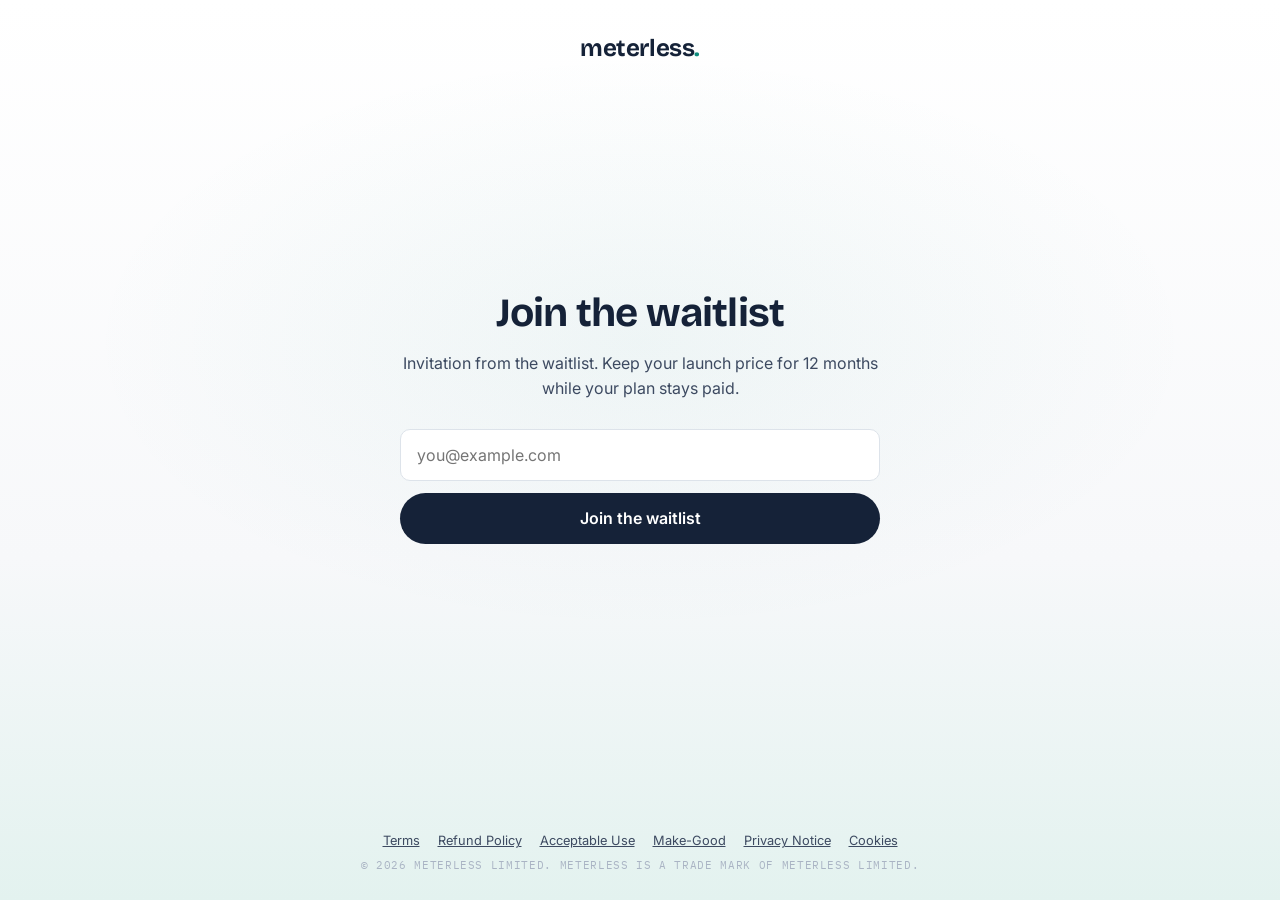
<file: waitlist/index.html>
<!DOCTYPE html>
<html lang="en">
<head>
<meta charset="utf-8">
<meta name="viewport" content="width=device-width, initial-scale=1">
<title>Join the waitlist · meterless</title>
<style>
@font-face{font-family:'Bricolage Grotesque';font-style:normal;font-weight:600;font-display:swap;src:url(/assets/fonts/bricolage-grotesque-latin-600-normal.woff2) format('woff2')}
@font-face{font-family:'Bricolage Grotesque';font-style:normal;font-weight:700;font-display:swap;src:url(/assets/fonts/bricolage-grotesque-latin-700-normal.woff2) format('woff2')}
@font-face{font-family:'Bricolage Grotesque';font-style:normal;font-weight:800;font-display:swap;src:url(/assets/fonts/bricolage-grotesque-latin-800-normal.woff2) format('woff2')}
@font-face{font-family:'Inter';font-style:normal;font-weight:100 900;font-display:swap;src:url(/assets/fonts/inter-latin-var.woff2) format('woff2')}
@font-face{font-family:'IBM Plex Mono';font-style:normal;font-weight:400;font-display:swap;src:url(/assets/fonts/ibm-plex-mono-latin-400-normal.woff2) format('woff2')}
@font-face{font-family:'IBM Plex Mono';font-style:normal;font-weight:500;font-display:swap;src:url(/assets/fonts/ibm-plex-mono-latin-500-normal.woff2) format('woff2')}
  :root{
    --font-sans: 'Inter', system-ui, -apple-system, 'Segoe UI', Roboto, 'Helvetica Neue', Arial, sans-serif;
    --font-display: 'Bricolage Grotesque', var(--font-sans);
    --font-mono: 'IBM Plex Mono', ui-monospace, SFMono-Regular, Menlo, Consolas, 'Liberation Mono', monospace;
  }
  :root{
    --ink:#152238; --teal:#0F8C7E; --teal-bright:#5FD3C4;
    --ink-soft:#3D4A61; --muted:#8A94A6; --line:#DDE3EA;
    --wash:#F7F8FA; --tint:#E3F2EF;
  }
  *{margin:0;padding:0;box-sizing:border-box}
  html,body{height:100%}
  body{
    font-family:var(--font-sans); color:var(--ink);
    background:radial-gradient(ellipse 62% 46% at 50% 38%, rgba(15,140,126,.05), rgba(15,140,126,0) 70%),
               linear-gradient(180deg,#FFFFFF 0%,var(--wash) 62%,var(--tint) 100%);
    display:flex; flex-direction:column; align-items:center;
    min-height:100vh; padding:28px 24px;
  }
  .logo{font-family:var(--font-display);font-weight:700;font-size:1.5rem;
        letter-spacing:-.02em;color:var(--ink);text-decoration:none;align-self:center;
        margin-top:6px}
  .logo .dot{color:var(--teal)}
  main{flex:1;display:flex;flex-direction:column;justify-content:center;align-items:center;
       text-align:center;max-width:480px;width:100%;padding-bottom:4vh}
  footer{font-family:var(--font-mono);font-size:.68rem;letter-spacing:.06em;
         text-transform:uppercase;color:#AAB4C4;padding-top:26px}
  footer .footer-links{display:flex;flex-wrap:wrap;justify-content:center;gap:6px 18px;margin-bottom:10px;
         font-family:var(--font-sans);font-size:.8rem;letter-spacing:0;text-transform:none}
  footer .footer-links a{color:var(--ink-soft)}
  footer{text-align:center}

  h1{font-family:var(--font-display);font-weight:700;
      font-size:clamp(1.7rem,5vw,2.5rem);letter-spacing:-.02em;margin-bottom:14px;line-height:1.2}
  .support{font:16px/1.55 var(--font-sans);color:var(--ink-soft);margin-bottom:28px}
  form.join{width:100%;display:flex;flex-direction:column;gap:12px;align-items:stretch}
  .visually-hidden{position:absolute;width:1px;height:1px;overflow:hidden;
                    clip:rect(0,0,0,0);white-space:nowrap;border:0;padding:0;margin:-1px}
  input[type="email"]{font:16px/1.4 var(--font-sans);padding:14px 16px;
                       border:1px solid var(--line);border-radius:10px;color:var(--ink);
                       background:#fff}
  input[type="email"]:focus{outline:2px solid var(--teal);outline-offset:1px}
  button{font:600 16px/1.4 var(--font-sans);padding:14px 20px;border:none;
         border-radius:999px;background:var(--ink);color:#fff;cursor:pointer}
  button:hover{filter:brightness(.93)}
  @media (max-width:520px){ body{padding:22px 18px} }
</style>
</head>
<body>
  <a class="logo" href="/">meterless<span class="dot">.</span></a>
  <main>
    <h1>Join the waitlist</h1>
    <p class="support">Invitation from the waitlist. Keep your launch price for 12 months while your plan stays paid.</p>
    <form class="join" method="post" action="https://app.meterless.com/waitlist">
      <label class="visually-hidden" for="wl-email">Email address</label>
      <input id="wl-email" type="email" name="email" required
             autocomplete="email" inputmode="email" placeholder="you@example.com">
      <button type="submit">Join the waitlist</button>
    </form>
  </main>
  <footer><nav class="footer-links" aria-label="Legal"><a href="/terms">Terms</a><a href="/refunds">Refund Policy</a><a href="/acceptable-use">Acceptable Use</a><a href="/make-good">Make-Good</a><a href="/privacy">Privacy Notice</a><a href="/cookies">Cookies</a></nav>© 2026 Meterless Limited. meterless is a trade mark of Meterless Limited.</footer>
</body>
</html>
</file>
